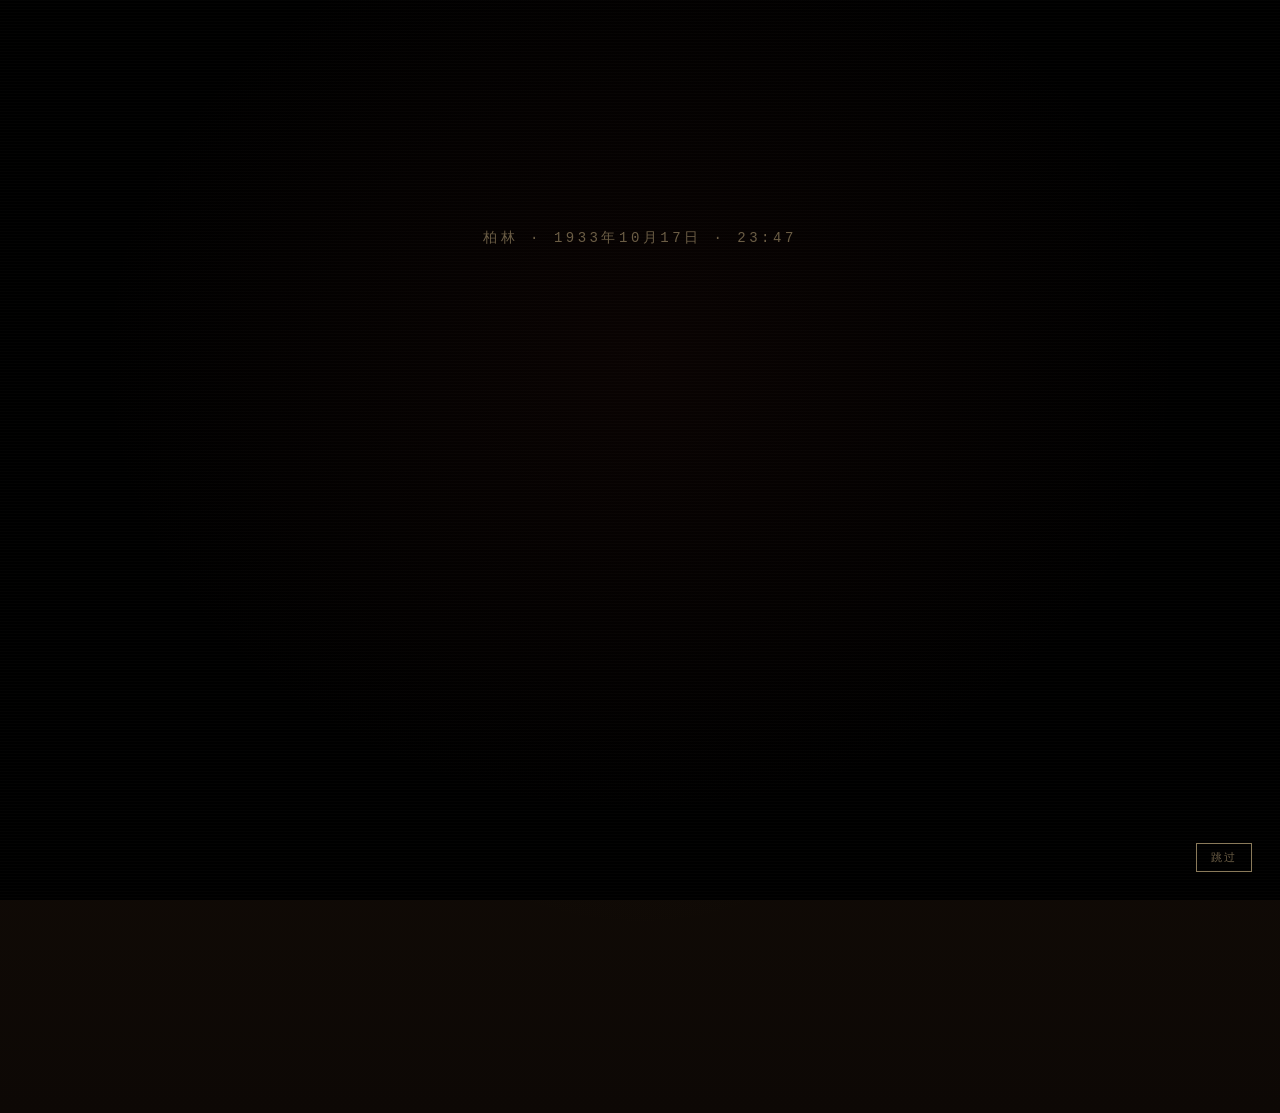
<file: artifacts/web_story_loop_demo/index.html>
<!doctype html>
<html lang="zh-CN">
<head>
  <meta charset="utf-8" />
  <meta name="viewport" content="width=device-width, initial-scale=1" />
  <title>历史异常值班台 · 1933</title>
  <link rel="stylesheet" href="./style.css" />
</head>
<body>
  <div class="grain"></div>

  <div id="openingCinematic" class="opening-cinematic" aria-hidden="false">
    <div class="opening-stage">
      <div class="opening-date" id="openingDate">柏林 · 1933年10月17日 · 23:47</div>
      <div class="opening-anomaly" id="openingAnomaly">异常已检出 — 历史档案 #B-XX-1933-0417</div>
      <div class="opening-telegram" id="openingTelegram">
        <span class="telegram-line">ALBERT EINSTEIN</span>
        <span class="telegram-line">STATUS: NOT DEPARTED</span>
        <span class="telegram-line">LAST SEEN: BERLIN</span>
        <span class="telegram-line">BASELINE: SHOULD HAVE LEFT 1933-09</span>
      </div>
      <div class="opening-hook" id="openingHook">他本该已离开。他没有。他还不知道，自己的名字已出现在某份名单上。</div>
      <div class="opening-mini-drift" id="openingMiniDrift"></div>
    </div>
    <button class="opening-skip" id="openingSkip" type="button">跳过</button>
  </div>

  <main class="desk">

    <section id="archiveCabinet" class="archive-cabinet">

      <button id="archiveToggle" type="button" class="archive-toggle" aria-expanded="false">
        <span class="archive-icon">📁</span>
        <span class="archive-label">档案柜</span>
        <span class="archive-count">11</span>
      </button>

      <div id="artifactPanel" class="archive-panel" hidden>
        <header class="archive-header">
          <span class="desk-stamp">ARCHIV CABINET</span>
          <h2>值班台档案索引</h2>
          <p class="archive-sub">柏林物理学会 · 1933 年相关档案</p>
        </header>

        <details class="archive-folder" open>
          <summary>📁 关键人物</summary>
          <ul class="archive-files">
            <li><button type="button" class="archive-file" data-archive="einstein-1921">
              <span class="file-icon">📷</span><span class="file-name">爱因斯坦 1921 年肖像</span></button></li>
            <li><button type="button" class="archive-file" data-archive="planck-1910">
              <span class="file-icon">📷</span><span class="file-name">普朗克 c.1910 肖像</span></button></li>
            <li><button type="button" class="archive-file" data-archive="solvay-1911">
              <span class="file-icon">📷</span><span class="file-name">1911 年索尔维会议合影</span></button></li>
          </ul>
        </details>

        <details class="archive-folder">
          <summary>📁 学术机构</summary>
          <ul class="archive-files">
            <li><button type="button" class="archive-file" data-archive="dpg-charter">
              <span class="file-icon">📜</span><span class="file-name">柏林物理学会章程 1933</span></button></li>
            <li><button type="button" class="archive-file" data-archive="kaiser-wilhelm">
              <span class="file-icon">📜</span><span class="file-name">威廉皇帝物理研究所 1933</span></button></li>
            <li><button type="button" class="archive-file" data-archive="ptr-record">
              <span class="file-icon">📜</span><span class="file-name">帝国物理技术局 1933</span></button></li>
          </ul>
        </details>

        <details class="archive-folder">
          <summary>📁 时事报纸</summary>
          <ul class="archive-files">
            <li><button type="button" class="archive-file" data-archive="newspaper-april1">
              <span class="file-icon">📰</span><span class="file-name">《新柏林日报》1933.04.01 头版</span></button></li>
            <li><button type="button" class="archive-file" data-archive="newspaper-reichstag">
              <span class="file-icon">📰</span><span class="file-name">《Vossische Zeitung》1933.03 国会纵火案</span></button></li>
          </ul>
        </details>

        <details class="archive-folder">
          <summary>📁 内部文件</summary>
          <ul class="archive-files">
            <li><button type="button" class="archive-file" data-archive="ops-manual">
              <span class="file-icon">📋</span><span class="file-name">值班台操作手册</span></button></li>
            <li><button type="button" class="archive-file" data-archive="intel-template">
              <span class="file-icon">📋</span><span class="file-name">情报分析模板</span></button></li>
            <li><button type="button" class="archive-file" data-archive="audit-log">
              <span class="file-icon">📋</span><span class="file-name">审计记录样例</span></button></li>
          </ul>
        </details>

        <footer class="archive-footer">
          <span>资料来源：Wikimedia Commons / CC-BY-SA · Public Domain</span>
        </footer>
      </div>
    </section>

    <header class="desk-header">
      <div class="desk-brand">
        <span class="desk-stamp">INTELLIGENCE DESK</span>
        <h1>历史异常值班台</h1>
        <p class="desk-sub">柏林 · 1933 年 10 月 · 爱因斯坦未离开德国</p>
      </div>
      <div class="desk-status">
        <span id="turnStageBadge" class="stage-badge" data-severity="idle">待命</span>
        <span class="turn-counter">回合 <em id="turnCounter">0</em></span>
      </div>
    </header>

    <div id="worldlineDrift" class="worldline-drift" hidden>
      <div class="drift-label">WORLDLINE DRIFT</div>
      <div class="drift-bar">
        <div class="drift-track"></div>
        <div class="drift-cursor" id="driftCursor"></div>
        <div class="drift-scale">
          <span>0σ</span>
          <span>+1σ</span>
          <span>+2σ</span>
          <span>+3σ</span>
          <span>+5σ</span>
        </div>
      </div>
      <div class="drift-current" id="driftCurrent">累计偏移 0.0σ</div>
    </div>

    <section id="stageTrack" class="stage-track">
      <div class="stage-step" data-stage="briefing">
        <span class="step-num">01</span>
        <span class="step-name">情报卡</span>
      </div>
      <div class="stage-line"></div>
      <div class="stage-step" data-stage="situation">
        <span class="step-num">02</span>
        <span class="step-name">态势分析</span>
      </div>
      <div class="stage-line"></div>
      <div class="stage-step" data-stage="aftermath">
        <span class="step-num">03</span>
        <span class="step-name">推演报告</span>
      </div>
    </section>

    <section id="briefingSection" class="card intel-card" hidden></section>
    <section id="situationSection" class="card situation-room" hidden></section>
    <section id="aftermathSection" class="card aftermath" hidden></section>

    <section id="auditPanel" class="card audit-panel" hidden>
      <h3>审计频道</h3>
      <div id="auditContent">暂无审计事件</div>
    </section>

    <section id="progressPanel" class="card progress-panel" hidden>
      <h3>生成进度</h3>
      <div id="progressStatus">待命</div>
      <div id="progressEvents"></div>
      <div id="technicalEvents"></div>
    </section>

    <section id="turnEmptyState" class="empty-state">
      <div class="empty-stamp">CLASSIFIED</div>
      <h2>一条异常已经进入值班队列</h2>
      <p>1933 年 10 月，爱因斯坦未离开德国。<br/>真实历史里他本该避开纳粹德国——但这条世界线里，最后的目击记录仍停在柏林。</p>
      <p class="empty-hint">你的任务是判断：这条裂缝往哪里生长。</p>
      <button id="startTurnBtn" type="button" class="primary-btn">启动值班</button>
    </section>

    <footer class="desk-footer">
      <span>HISTORICAL RUNTIME v0.4</span>
      <span id="footerStatus">系统就绪</span>
    </footer>
  </main>

  <dialog id="archiveModal" class="archive-modal">
    <div class="modal-header">
      <span class="modal-classification">CLASSIFIED</span>
      <button type="button" class="modal-close" data-close="archiveModal">×</button>
    </div>
    <div class="modal-body">
      <h2 id="modalTitle">档案标题</h2>
      <div id="modalMeta" class="modal-meta"></div>
      <div id="modalImage" class="modal-image"></div>
      <div id="modalDescription" class="modal-description"></div>
    </div>
    <footer class="modal-footer">
      <span id="modalProvenance">来源</span>
      <button type="button" class="modal-close-btn" data-close="archiveModal">关闭</button>
    </footer>
  </dialog>

  <script src="./turn_cycle.js"></script>
</body>
</html>
</file>
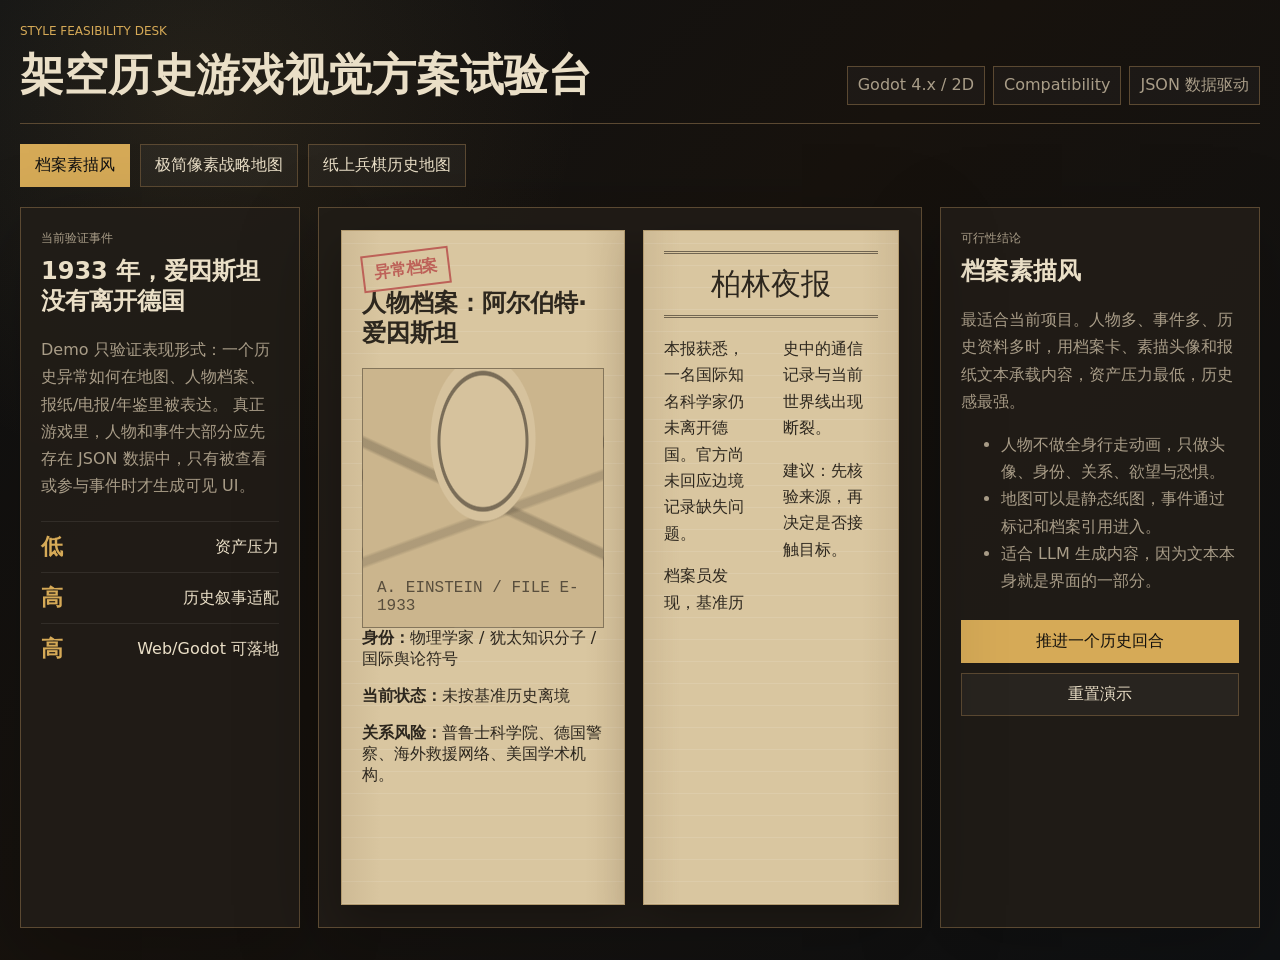
<file: artifacts/_archive/prototypes/style_feasibility_demo/index.html>
<!doctype html>
<html lang="zh-CN">
  <head>
    <meta charset="utf-8" />
    <meta name="viewport" content="width=device-width, initial-scale=1" />
    <title>架空历史游戏风格可行性 Demo</title>
    <link rel="stylesheet" href="./style.css" />
  </head>
  <body>
    <main class="app-shell">
      <header class="topbar">
        <div>
          <p class="eyebrow">Style Feasibility Desk</p>
          <h1>架空历史游戏视觉方案试验台</h1>
        </div>
        <div class="status-strip">
          <span>Godot 4.x / 2D</span>
          <span>Compatibility</span>
          <span>JSON 数据驱动</span>
        </div>
      </header>

      <section class="switcher" aria-label="方案切换">
        <button class="tab is-active" data-style="archive">档案素描风</button>
        <button class="tab" data-style="pixel">极简像素战略地图</button>
        <button class="tab" data-style="wargame">纸上兵棋历史地图</button>
      </section>

      <section class="workspace" data-active-style="archive">
        <aside class="briefing">
          <p class="eyebrow">当前验证事件</p>
          <h2>1933 年，爱因斯坦没有离开德国</h2>
          <p>
            Demo 只验证表现形式：一个历史异常如何在地图、人物档案、报纸/电报/年鉴里被表达。
            真正游戏里，人物和事件大部分应先存在 JSON 数据中，只有被查看或参与事件时才生成可见 UI。
          </p>
          <div class="metric-grid">
            <div>
              <strong id="assetScore">低</strong>
              <span>资产压力</span>
            </div>
            <div>
              <strong id="contentFit">高</strong>
              <span>历史叙事适配</span>
            </div>
            <div>
              <strong id="webFit">高</strong>
              <span>Web/Godot 可落地</span>
            </div>
          </div>
        </aside>

        <section class="stage" id="stage" aria-live="polite"></section>

        <aside class="decision-panel">
          <p class="eyebrow">可行性结论</p>
          <h2 id="styleTitle">档案素描风</h2>
          <p id="styleSummary"></p>
          <ul id="styleBullets"></ul>
          <button class="primary-action" id="advanceBtn">推进一个历史回合</button>
          <button class="secondary-action" id="resetBtn">重置演示</button>
        </aside>
      </section>
    </main>

    <script src="./script.js"></script>
  </body>
</html>
</file>
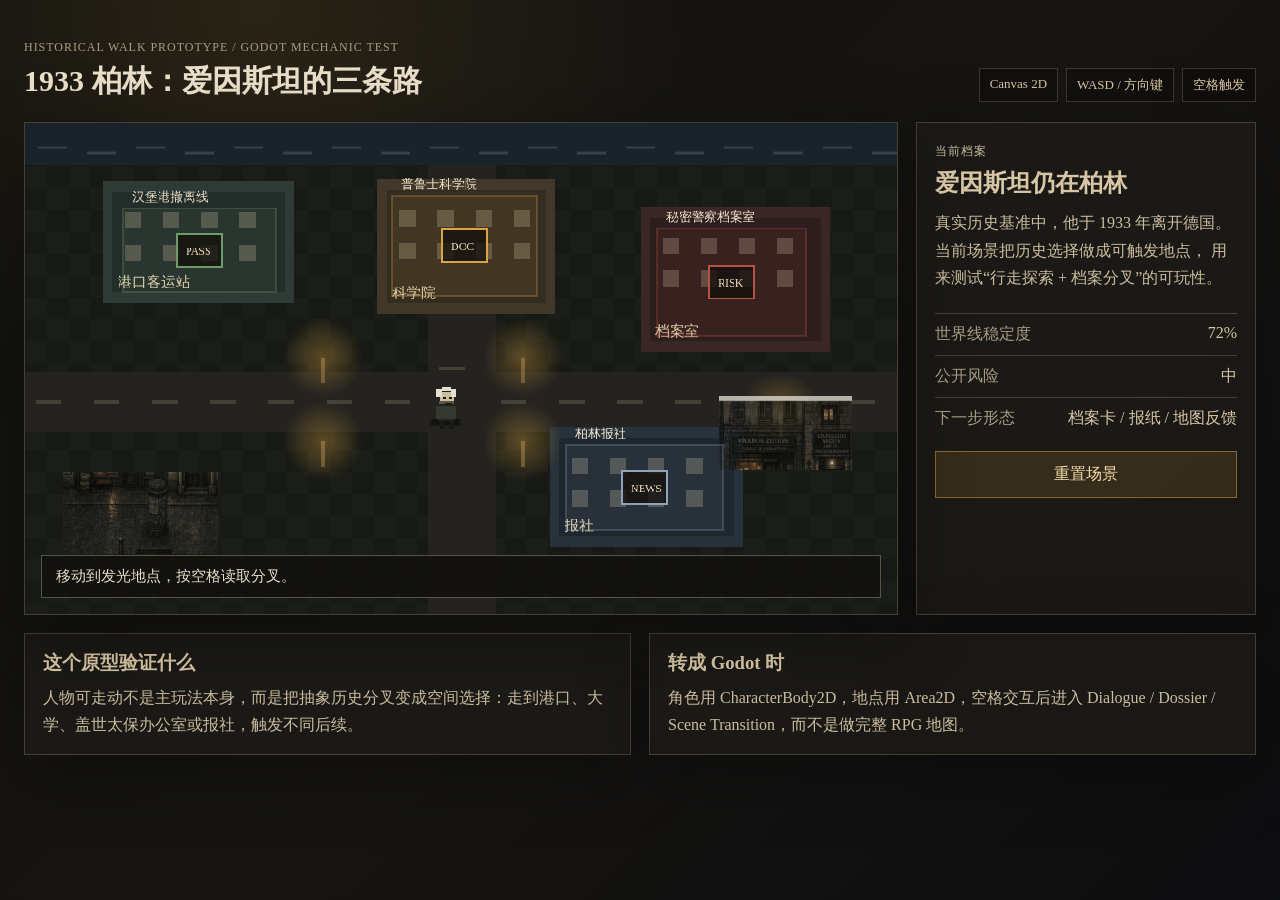
<file: artifacts/_archive/prototypes/walking_branch_demo/index.html>
<!doctype html>
<html lang="zh-CN">
  <head>
    <meta charset="UTF-8" />
    <meta name="viewport" content="width=device-width, initial-scale=1.0" />
    <title>行走式历史分叉原型</title>
    <link rel="icon" href="data:," />
    <link rel="stylesheet" href="./style.css" />
  </head>
  <body>
    <main class="app-shell">
      <header class="topbar">
        <div>
          <p class="eyebrow">Historical Walk Prototype / Godot mechanic test</p>
          <h1>1933 柏林：爱因斯坦的三条路</h1>
        </div>
        <div class="status-strip">
          <span>Canvas 2D</span>
          <span>WASD / 方向键</span>
          <span>空格触发</span>
        </div>
      </header>

      <section class="game-layout">
        <div class="play-panel">
          <canvas id="gameCanvas" width="960" height="540" aria-label="行走式历史分叉试玩画面"></canvas>
          <div class="hint-bar" id="hintBar">移动到发光地点，按空格读取分叉。</div>
        </div>

        <aside class="dossier" id="dossier">
          <p class="eyebrow">当前档案</p>
          <h2>爱因斯坦仍在柏林</h2>
          <p>
            真实历史基准中，他于 1933 年离开德国。当前场景把历史选择做成可触发地点，
            用来测试“行走探索 + 档案分叉”的可玩性。
          </p>
          <div class="facts">
            <div><strong>世界线稳定度</strong><span id="stability">72%</span></div>
            <div><strong>公开风险</strong><span id="risk">中</span></div>
            <div><strong>下一步形态</strong><span id="nextShape">档案卡 / 报纸 / 地图反馈</span></div>
          </div>
          <button id="resetButton" type="button">重置场景</button>
        </aside>
      </section>

      <section class="notes">
        <article>
          <h3>这个原型验证什么</h3>
          <p>人物可走动不是主玩法本身，而是把抽象历史分叉变成空间选择：走到港口、大学、盖世太保办公室或报社，触发不同后续。</p>
        </article>
        <article>
          <h3>转成 Godot 时</h3>
          <p>角色用 CharacterBody2D，地点用 Area2D，空格交互后进入 Dialogue / Dossier / Scene Transition，而不是做完整 RPG 地图。</p>
        </article>
      </section>
    </main>

    <script src="./script.js"></script>
  </body>
</html>
</file>
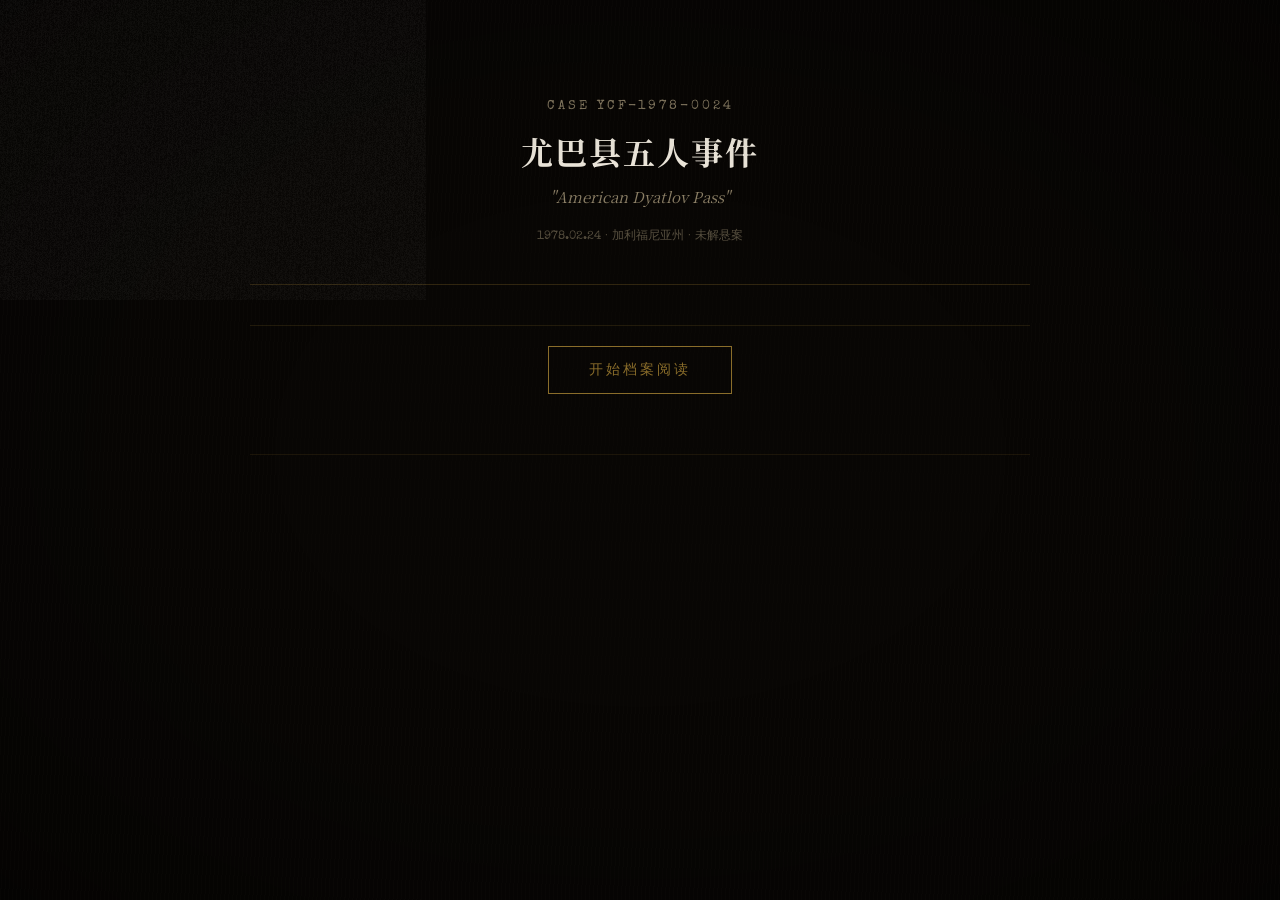
<file: artifacts/web_story_loop_demo/worlds/yuba-county-five/frontend/index.html>
<!DOCTYPE html>
<html lang="zh-CN">
<head>
<meta charset="utf-8">
<meta name="viewport" content="width=device-width, initial-scale=1">
<title>尤巴县五人 · 档案叙事引擎</title>
<style>
  @import url('https://fonts.googleapis.com/css2?family=Special+Elite&family=Noto+Serif+SC:wght@400;600;700&display=swap');

  :root {
    --pitch: #080604;
    --paper: #f2ece0;
    --paper-dark: #d9d0bc;
    --ink: #1a1612;
    --ink-light: #4a4035;
    --muted: #8a7e65;
    --red: #8a1a10;
    --red-bright: #c43020;
    --gold: #8a6d2a;
    --teal: #2a6d5a;
    --sigma-low: #4a7a3a;
    --sigma-mid: #8a6d2a;
    --sigma-high: #8a3a2a;
    --sigma-max: #6a1a3a;
  }

  * { box-sizing: border-box; margin: 0; padding: 0; }

  body {
    min-height: 100vh;
    background: var(--pitch);
    color: var(--ink);
    font-family: "Noto Serif SC", "Songti SC", Georgia, serif;
    overflow-x: hidden;
    -webkit-font-smoothing: antialiased;
  }

  /* ═══ 胶片覆盖层 ═══ */
  .overlay {
    position: fixed;
    inset: 0;
    pointer-events: none;
    z-index: 1000;
  }

  .vignette {
    background: radial-gradient(ellipse at center,
      transparent 40%,
      rgba(0,0,0,0.15) 65%,
      rgba(0,0,0,0.4) 100%
    );
    z-index: 1001;
  }

  .scratches {
    opacity: 0.03;
    background: repeating-linear-gradient(93deg,
      transparent 0, transparent 3px,
      rgba(180,170,140,0.5) 3px, rgba(180,170,140,0.5) 4px
    );
    z-index: 1002;
  }

  #grainCanvas {
    position: fixed;
    inset: 0;
    opacity: 0.04;
    mix-blend-mode: screen;
    z-index: 1003;
    pointer-events: none;
  }

  /* ═══ 白色闪白效果 ═══ */
  .white-flash {
    position: fixed;
    inset: 0;
    background: white;
    opacity: 0;
    z-index: 9999;
    pointer-events: none;
    transition: opacity 0.08s ease-in;
  }
  .white-flash.active {
    opacity: 1;
    transition: opacity 0.01s;
  }
  .white-flash.fade {
    opacity: 0;
    transition: opacity 0.6s ease-out;
  }

  /* ═══ RGB Shift SVG 滤镜 ═══ */
  .rgb-shift-svg {
    position: fixed;
    width: 0;
    height: 0;
  }

  /* ═══ 布局 ═══ */
  .film-reel {
    max-width: 820px;
    margin: 0 auto;
    padding: 40px 20px 80px;
    position: relative;
  }

  /* ═══ 标题区 ═══ */
  .title-block {
    text-align: center;
    padding: 60px 0 40px;
    border-bottom: 1px solid rgba(138, 109, 42, 0.3);
    margin-bottom: 40px;
  }

  .title-block .case-number {
    font-family: "Special Elite", monospace;
    font-size: 13px;
    color: var(--muted);
    letter-spacing: 3px;
    text-transform: uppercase;
    margin-bottom: 16px;
  }

  .title-block h1 {
    font-size: 32px;
    font-weight: 700;
    color: var(--paper);
    line-height: 1.4;
    margin-bottom: 12px;
    letter-spacing: 2px;
  }

  .title-block .subtitle {
    font-size: 15px;
    color: var(--muted);
    font-style: italic;
  }

  .title-block .meta {
    margin-top: 20px;
    font-size: 12px;
    color: rgba(138, 126, 101, 0.6);
    font-family: "Special Elite", monospace;
  }

  /* ═══ 档案帧 ═══ */
  .frame {
    background: var(--paper);
    border-radius: 2px;
    padding: 0;
    margin-bottom: 32px;
    box-shadow:
      0 1px 3px rgba(0,0,0,0.3),
      0 8px 24px rgba(0,0,0,0.2);
    position: relative;
    overflow: hidden;
  }

  .frame::before {
    content: "";
    position: absolute;
    top: 0;
    left: 0;
    right: 0;
    height: 4px;
    background: linear-gradient(90deg, var(--red), var(--gold), var(--red));
    opacity: 0.6;
  }

  .frame-header {
    padding: 20px 28px 12px;
    border-bottom: 1px solid var(--paper-dark);
    display: flex;
    justify-content: space-between;
    align-items: flex-start;
    gap: 16px;
  }

  .frame-id {
    font-family: "Special Elite", monospace;
    font-size: 12px;
    color: var(--muted);
    letter-spacing: 2px;
  }

  .frame-date {
    font-family: "Special Elite", monospace;
    font-size: 11px;
    color: rgba(138, 126, 101, 0.7);
    text-align: right;
    flex-shrink: 0;
  }

  .frame-visual {
    height: 200px;
    background: #0c0a07;
    position: relative;
    overflow: hidden;
    display: flex;
    align-items: center;
    justify-content: center;
  }

  .frame-visual canvas {
    width: 100%;
    height: 100%;
  }

  .frame-visual-placeholder {
    color: rgba(138, 126, 101, 0.4);
    font-size: 12px;
    font-family: "Special Elite", monospace;
    text-align: center;
    padding: 20px;
  }

  .frame-body {
    padding: 24px 28px;
  }

  .frame-narrative {
    font-size: 15px;
    line-height: 2;
    color: var(--ink);
    margin-bottom: 20px;
    white-space: pre-wrap;
  }

  .frame-evidence-list {
    list-style: none;
    padding: 0;
    margin-bottom: 20px;
  }

  .frame-evidence-list li {
    font-size: 13px;
    color: var(--ink-light);
    padding: 6px 0;
    border-bottom: 1px dotted rgba(138, 126, 101, 0.2);
    display: flex;
    gap: 8px;
    align-items: baseline;
  }

  .frame-evidence-list li::before {
    content: "▶";
    color: var(--gold);
    font-size: 10px;
    flex-shrink: 0;
  }

  /* ═══ Sigma 仪表 ═══ */
  .sigma-meter {
    display: flex;
    align-items: center;
    gap: 12px;
    padding: 14px 20px;
    background: rgba(0,0,0,0.03);
    border-radius: 3px;
    margin-top: 16px;
  }

  .sigma-label {
    font-family: "Special Elite", monospace;
    font-size: 11px;
    color: var(--muted);
    letter-spacing: 1px;
    white-space: nowrap;
  }

  .sigma-bar {
    flex: 1;
    height: 6px;
    background: var(--paper-dark);
    border-radius: 3px;
    overflow: hidden;
    position: relative;
  }

  .sigma-fill {
    height: 100%;
    border-radius: 3px;
    transition: width 0.8s ease, background 0.8s ease;
    position: relative;
  }

  .sigma-fill::after {
    content: "";
    position: absolute;
    right: 0;
    top: -2px;
    bottom: -2px;
    width: 2px;
    background: white;
    opacity: 0.6;
    box-shadow: 0 0 4px white;
  }

  .sigma-value {
    font-family: "Special Elite", monospace;
    font-size: 16px;
    font-weight: bold;
    min-width: 48px;
    text-align: right;
  }

  /* ═══ 决策选项 ═══ */
  .decision-point {
    margin-top: 24px;
    padding-top: 20px;
    border-top: 1px solid var(--paper-dark);
  }

  .decision-label {
    font-family: "Special Elite", monospace;
    font-size: 11px;
    color: var(--muted);
    letter-spacing: 2px;
    text-transform: uppercase;
    margin-bottom: 12px;
  }

  .decision-option {
    display: block;
    width: 100%;
    padding: 14px 18px;
    margin-bottom: 8px;
    background: transparent;
    border: 1px solid rgba(138, 126, 101, 0.3);
    color: var(--ink);
    font-family: "Noto Serif SC", Georgia, serif;
    font-size: 14px;
    text-align: left;
    cursor: pointer;
    transition: all 0.2s;
    border-radius: 2px;
    line-height: 1.6;
  }

  .decision-option:hover {
    border-color: var(--gold);
    background: rgba(138, 109, 42, 0.06);
  }

  .decision-option .sigma-hint {
    display: inline-block;
    font-family: "Special Elite", monospace;
    font-size: 10px;
    color: var(--muted);
    margin-left: 8px;
    opacity: 0.6;
  }

  /* ═══ 目击者证词 ═══ */
  .witness-testimony {
    margin-top: 20px;
    padding: 18px 20px;
    background: rgba(42, 109, 90, 0.06);
    border-left: 3px solid var(--teal);
    border-radius: 0 3px 3px 0;
  }

  .witness-label {
    font-family: "Special Elite", monospace;
    font-size: 10px;
    color: var(--teal);
    letter-spacing: 1px;
    text-transform: uppercase;
    margin-bottom: 8px;
  }

  .witness-text {
    font-size: 14px;
    line-height: 1.9;
    color: var(--ink-light);
    font-style: italic;
  }

  .witness-reliability {
    font-size: 11px;
    color: var(--muted);
    margin-top: 8px;
    font-family: "Special Elite", monospace;
  }

  /* ═══ 叙事控制 ═══ */
  .controls {
    text-align: center;
    padding: 20px 0;
    margin-top: 40px;
    border-top: 1px solid rgba(138, 109, 42, 0.2);
  }

  .start-btn {
    display: inline-block;
    padding: 14px 40px;
    background: transparent;
    border: 1px solid var(--gold);
    color: var(--gold);
    font-family: "Special Elite", monospace;
    font-size: 14px;
    letter-spacing: 3px;
    text-transform: uppercase;
    cursor: pointer;
    transition: all 0.3s;
  }

  .start-btn:hover {
    background: var(--gold);
    color: var(--pitch);
  }

  /* ═══ 底部胶片孔 ═══ */
  .film-footer {
    margin-top: 40px;
    padding: 20px 0;
    border-top: 1px solid rgba(138, 109, 42, 0.15);
    display: flex;
    justify-content: center;
    gap: 8px;
  }

  .sprocket {
    width: 14px;
    height: 10px;
    border-radius: 2px;
    background: var(--paper);
    opacity: 0.15;
  }

  .sprocket.active {
    opacity: 0.5;
    background: var(--gold);
  }

  /* ═══ Sigma 状态指示 ═══ */
  .sigma-state {
    font-family: "Special Elite", monospace;
    font-size: 11px;
    letter-spacing: 1px;
    padding: 6px 12px;
    border-radius: 2px;
    display: inline-block;
  }

  .sigma-state.low { color: var(--sigma-low); }
  .sigma-state.mid { color: var(--sigma-mid); }
  .sigma-state.high { color: var(--sigma-high); }
  .sigma-state.max { color: var(--sigma-max); }

  /* ═══ 过渡动画 ═══ */
  .frame.entering {
    animation: frameEnter 0.8s ease-out;
  }

  @keyframes frameEnter {
    from {
      opacity: 0;
      transform: translateY(20px);
      filter: brightness(2) blur(2px);
    }
    to {
      opacity: 1;
      transform: translateY(0);
      filter: brightness(1) blur(0);
    }
  }

  .frame.rgb-shift {
    animation: rgbShift 0.3s ease-out;
  }

  @keyframes rgbShift {
    0% { filter: none; }
    25% { filter: url(#rgbShift); }
    100% { filter: none; }
  }

  /* ═══ 叙事弧线图 ═══ */
  .sigma-graph {
    margin-top: 32px;
    padding: 20px 28px;
    background: rgba(0,0,0,0.03);
    border-radius: 2px;
  }

  .sigma-graph-title {
    font-family: "Special Elite", monospace;
    font-size: 11px;
    color: var(--muted);
    letter-spacing: 2px;
    text-transform: uppercase;
    margin-bottom: 16px;
  }

  .sigma-graph svg {
    width: 100%;
    height: 80px;
  }

  /* ═══ 响应式 ═══ */
  @media (max-width: 640px) {
    .film-reel { padding: 20px 12px 60px; }
    .title-block h1 { font-size: 24px; }
    .frame-header { padding: 16px 18px 10px; }
    .frame-body { padding: 18px; }
    .frame-visual { height: 140px; }
    .sigma-meter { flex-wrap: wrap; }
  }
</style>
</head>
<body>

<!-- RGB Shift SVG Filter -->
<svg class="rgb-shift-svg">
  <defs>
    <filter id="rgbShift">
      <feOffset in="SourceGraphic" dx="2" dy="0" result="red"/>
      <feOffset in="SourceGraphic" dx="-2" dy="0" result="blue"/>
      <feColorMatrix in="red" type="matrix"
        values="1 0 0 0 0  0 0 0 0 0  0 0 0 0 0  0 0 0 1 0" result="redOnly"/>
      <feColorMatrix in="blue" type="matrix"
        values="0 0 0 0 0  0 0 0 0 0  0 0 1 0 0  0 0 0 1 0" result="blueOnly"/>
      <feBlend in="redOnly" in2="blueOnly" mode="screen" result="shifted"/>
      <feBlend in="shifted" in2="SourceGraphic" mode="multiply"/>
    </filter>
  </defs>
</svg>

<!-- White flash overlay -->
<div class="white-flash" id="whiteFlash"></div>

<!-- Film grain canvas -->
<canvas id="grainCanvas"></canvas>

<!-- Overlay layers -->
<div class="overlay vignette"></div>
<div class="overlay scratches"></div>

<!-- Main content -->
<div class="film-reel" id="filmReel">

  <!-- Title -->
  <div class="title-block">
    <div class="case-number">CASE YCF-1978-0024</div>
    <h1>尤巴县五人事件</h1>
    <div class="subtitle">"American Dyatlov Pass"</div>
    <div class="meta">1978.02.24 · 加利福尼亚州 · 未解悬案</div>
  </div>

  <!-- Narrative frames will be rendered here -->
  <div id="frameContainer"></div>

  <!-- Controls -->
  <div class="controls" id="controls">
    <button class="start-btn" id="startBtn" onclick="startNarrative()">
      开始档案阅读
    </button>
  </div>

  <!-- Film footer with sprocket holes -->
  <div class="film-footer" id="filmFooter"></div>

  <!-- Sigma arc graph -->
  <div class="sigma-graph" id="sigmaGraph" style="display:none;">
    <div class="sigma-graph-title">Sigma 叙事偏移曲线</div>
    <svg id="sigmaGraphSvg" viewBox="0 0 720 80" preserveAspectRatio="none"></svg>
  </div>

</div>

<script>
// ═══ 胶片颗粒动画 ═══
const grainCanvas = document.getElementById('grainCanvas');
const grainCtx = grainCanvas.getContext('2d');
let grainFrame = 0;

function initGrain() {
  grainCanvas.width = window.innerWidth / 3;
  grainCanvas.height = window.innerHeight / 3;
  requestAnimationFrame(grainLoop);
}

function grainLoop() {
  if (++grainFrame % 2 !== 0) { requestAnimationFrame(grainLoop); return; }
  const { width, height } = grainCanvas;
  const imageData = grainCtx.createImageData(width, height);
  const data = imageData.data;
  for (let i = 0; i < data.length; i += 4) {
    const v = Math.random() * 255;
    data[i] = v;
    data[i + 1] = v;
    data[i + 2] = v;
    data[i + 3] = 255;
  }
  grainCtx.putImageData(imageData, 0, 0);
  requestAnimationFrame(grainLoop);
}

// ═══ 白色闪白 ═══
function triggerWhiteFlash(duration = 300) {
  const flash = document.getElementById('whiteFlash');
  flash.classList.add('active');
  setTimeout(() => {
    flash.classList.remove('active');
    flash.classList.add('fade');
    setTimeout(() => flash.classList.remove('fade'), 600);
  }, duration);
}

// ═══ 帧渲染 ═══
const sigmaHistory = [];
let currentFrameIndex = 0;
let totalSigma = 0.05; // Starting sigma

function getSigmaState(sigma) {
  if (sigma >= 1.5) return { class: 'max', label: '偏移过载', color: 'var(--sigma-max)' };
  if (sigma >= 1.0) return { class: 'high', label: '严重偏移', color: 'var(--sigma-high)' };
  if (sigma >= 0.5) return { class: 'mid', label: '中度偏移', color: 'var(--sigma-mid)' };
  return { class: 'low', label: '低偏移', color: 'var(--sigma-low)' };
}

function getSigmaColor(sigma) {
  if (sigma >= 1.5) return 'var(--sigma-max)';
  if (sigma >= 1.0) return 'var(--sigma-high)';
  if (sigma >= 0.5) return 'var(--sigma-mid)';
  return 'var(--sigma-low)';
}

function renderFrame(frame) {
  const container = document.getElementById('frameContainer');
  const el = document.createElement('div');
  el.className = 'frame entering';

  const sigmaState = getSigmaState(frame.sigma);
  const evidenceItems = (frame.evidenceRefs || []).map(id =>
    `<li>物证 ${id.toUpperCase()}</li>`
  ).join('');

  const visualHTML = frame.visualCue
    ? `<div class="frame-visual-placeholder">${frame.visualCue}</div>`
    : '';

  const witnessHTML = (frame.witnessTestimony || []).map(w => `
    <div class="witness-testimony">
      <div class="witness-label">目击者证词 · ${w.witnessId}</div>
      <div class="witness-text">"${w.text}"</div>
      <div class="witness-reliability">可靠性: ${Math.round(w.reliability * 100)}%</div>
    </div>
  `).join('');

  const decisionsHTML = (frame.decisions || []).map((d, i) => `
    <button class="decision-option" onclick="makeChoice('${frame.frameId}', ${i}, ${d.sigma})">
      ${d.text}<span class="sigma-hint">sigma +${d.sigma.toFixed(2)}</span>
    </button>
  `).join('');

  el.innerHTML = `
    <div class="frame-header">
      <div class="frame-id">FRAME ${frame.frameId}</div>
      <div class="frame-date">${frame.date || ''}<br>${frame.location || ''}</div>
    </div>
    <div class="frame-visual">${visualHTML}</div>
    <div class="frame-body">
      <div class="frame-narrative">${frame.narrative}</div>

      ${evidenceItems ? `<ul class="frame-evidence-list">${evidenceItems}</ul>` : ''}

      ${witnessHTML}

      <div class="sigma-meter">
        <span class="sigma-label">SIGMA</span>
        <div class="sigma-bar">
          <div class="sigma-fill" style="width: ${Math.min(frame.sigma / 2.0 * 100, 100)}%; background: ${getSigmaColor(frame.sigma)}"></div>
        </div>
        <span class="sigma-value" style="color: ${getSigmaColor(frame.sigma)}">${frame.sigma.toFixed(2)}</span>
        <span class="sigma-state ${sigmaState.class}">${sigmaState.label}</span>
      </div>

      ${decisionsHTML ? `
        <div class="decision-point">
          <div class="decision-label">DECISION</div>
          ${decisionsHTML}
        </div>
      ` : ''}
    </div>
  `;

  container.appendChild(el);

  // Trigger transitions
  requestAnimationFrame(() => {
    el.classList.add('entering');
  });

  sigmaHistory.push({ frame: frame.frameId, sigma: frame.sigma });
  updateSigmaGraph();
  updateSprockets(currentFrameIndex);

  currentFrameIndex++;
}

function makeChoice(frameId, optionIndex, sigmaDelta) {
  totalSigma += sigmaDelta;

  // Trigger flash + RGB shift
  triggerWhiteFlash(200);

  const allFrames = document.querySelectorAll('.frame');
  const lastFrame = allFrames[allFrames.length - 1];
  if (lastFrame) {
    lastFrame.classList.add('rgb-shift');
    setTimeout(() => lastFrame.classList.remove('rgb-shift'), 300);
  }

  // Show consequence
  const consequence = document.createElement('div');
  consequence.className = 'frame entering';
  consequence.style.marginTop = '16px';
  consequence.innerHTML = `
    <div class="frame-header">
      <div class="frame-id">CONSEQUENCE</div>
    </div>
    <div class="frame-body">
      <p style="font-size:14px;color:var(--ink-light);line-height:1.9;">
        选择已被记录。Sigma 偏移 +${sigmaDelta.toFixed(2)}（当前总计: ${totalSigma.toFixed(2)}）。
        新的档案缝隙正在打开...
      </p>
    </div>
  `;
  document.getElementById('frameContainer').appendChild(consequence);

  // In a real implementation, this would:
  // 1. Record the choice in playerHistory
  // 2. Update caseState
  // 3. Trigger the next frame based on the choice
  // 4. Update sigma display
  console.log(`[LOOP] Choice recorded: frame=${frameId}, option=${optionIndex}, sigmaDelta=${sigmaDelta}, totalSigma=${totalSigma}`);
}

function updateSigmaGraph() {
  const graph = document.getElementById('sigmaGraph');
  graph.style.display = 'block';

  const svg = document.getElementById('sigmaGraphSvg');
  const width = 720;
  const height = 80;
  const padding = 10;

  if (sigmaHistory.length < 2) {
    svg.innerHTML = '';
    return;
  }

  const maxSigma = Math.max(...sigmaHistory.map(s => s.sigma), 2.0);
  const points = sigmaHistory.map((s, i) => {
    const x = padding + (i / (sigmaHistory.length - 1)) * (width - padding * 2);
    const y = height - padding - (s.sigma / maxSigma) * (height - padding * 2);
    return { x, y, sigma: s.sigma };
  });

  const pathD = points.map((p, i) =>
    `${i === 0 ? 'M' : 'L'} ${p.x} ${p.y}`
  ).join(' ');

  // Area fill
  const areaD = pathD +
    ` L ${points[points.length - 1].x} ${height} L ${points[0].x} ${height} Z`;

  // Dots
  const dots = points.map(p =>
    `<circle cx="${p.x}" cy="${p.y}" r="3" fill="${getSigmaColor(p.sigma)}" opacity="0.8"/>`
  ).join('');

  // Labels
  const labels = points.map(p =>
    `<text x="${p.x}" y="${p.y - 8}" text-anchor="middle"
       font-family="Special Elite, monospace" font-size="8"
       fill="rgba(138,126,101,0.5)">${p.sigma.toFixed(2)}</text>`
  ).join('');

  svg.innerHTML = `
    <defs>
      <linearGradient id="sigmaGrad" x1="0" y1="0" x2="0" y2="1">
        <stop offset="0%" stop-color="rgba(138,109,42,0.3)"/>
        <stop offset="100%" stop-color="rgba(138,109,42,0)"/>
      </linearGradient>
    </defs>
    <path d="${areaD}" fill="url(#sigmaGrad)"/>
    <path d="${pathD}" fill="none" stroke="rgba(138,109,42,0.6)" stroke-width="1.5"/>
    ${dots}
    ${labels}
  `;
}

function updateSprockets(currentIndex) {
  const footer = document.getElementById('filmFooter');
  const totalFrames = 24;
  footer.innerHTML = '';
  for (let i = 0; i < totalFrames; i++) {
    const sprocket = document.createElement('div');
    sprocket.className = 'sprocket' + (i <= currentIndex ? ' active' : '');
    footer.appendChild(sprocket);
  }
}

// ═══ 启动叙事 ═══
function startNarrative() {
  triggerWhiteFlash(400);

  setTimeout(() => {
    document.getElementById('controls').style.display = 'none';

    // Load frame data from world-config
    // In production, this would fetch from the loop engine
    const frames = window.__YCF_FRAMES__ || [];

    // Render initial frames
    frames.slice(0, 3).forEach((frame, i) => {
      setTimeout(() => renderFrame(frame), i * 600);
    });
  }, 500);
}

// ═══ 初始化 ═══
window.addEventListener('load', () => {
  initGrain();

  // Inject demo frame data (in production, loaded from loop engine)
  window.__YCF_FRAMES__ = [
    {
      frameId: "frame-101",
      act: "act1",
      date: "1978-02-24 · 18:30",
      location: "尤巴城 · 住宅门口",
      tone: "archive",
      sigma: 0.05,
      narrative: `【档案页 FRAME-101 · 1978-02-24 18:30】

地点: 加利福尼亚州尤巴城
车辆: 1969年墨丘利蒙特哥，注册车主 加里·马蒂亚斯
随行人员: 5

他们出发了。五个人，一辆车，一场球赛。没有人知道这是他们最后一次被完整地看到。

未记录内容:
- 谁提议去看篮球赛
- 谁负责开车
- 他们带了多少钱
- 他们是否通知了任何人`,
      evidenceRefs: ["ev1", "ev7"],
      visualCue: "夜晚的尤巴城住宅区，一辆车的头灯亮起，雪融化的水在路面上反光",
      decisions: [
        { text: "这是一场再普通不过的夜晚。五个朋友去看了一场球赛。", sigma: 0.05 },
        { text: "车窗的反光里，有一个不属于这五人的影子。", sigma: 0.40 },
        { text: "档案遗漏了出发前的一个电话记录。谁打来的？", sigma: 0.75 }
      ]
    },
    {
      frameId: "frame-102",
      act: "act1",
      date: "1978-02-24 · 21:30",
      location: "奇科 · 艾贝尔体育馆",
      tone: "archive",
      sigma: 0.15,
      narrative: `【档案页 FRAME-102 · 1978-02-24 21:30】

地点: 加州州立大学奇科分校
事件: 奇科州立大学 vs. 莫尔豪斯学院，篮球赛

球赛结束。五人在出口处停留的时间比其他人更长。有目击者声称看到他们在停车场"似乎在等人"。

未记录内容:
- 他们在停车场等了谁
- 他们是否有人打电话回家
- 是否有其他车辆在停车场停留`,
      evidenceRefs: ["ev7"],
      visualCue: "昏暗的体育馆出口，散场的人群，五个模糊的身影在停车场灯下停留",
      decisions: [
        { text: "他们在停车场等人 -- 等一个可能永远不会来的人。", sigma: 0.15 },
        { text: "停车场有第三辆车。它的司机从未被确认身份。", sigma: 0.55 },
        { text: "其中一人打了一个电话。通话记录从未被公开。", sigma: 0.85 }
      ]
    },
    {
      frameId: "frame-103",
      act: "act1",
      date: "1978-02-24 · 23:00",
      location: "加州99号公路 · 奇科出口",
      tone: "suspicious",
      sigma: 0.35,
      narrative: `【档案页 FRAME-103 · 1978-02-24 约23:00】

地点: 奇科以北约32公里处
事件: 车辆向南转弯，驶入一条封路的森林道路

尤巴城在南方。回家的路在南方。他们向南转弯了。

但那条路是封路的。封路通知在交通部门的记录中找不到。雪已经覆盖了路面。

未记录内容:
- 谁做出了转弯的决定
- 他们是否知道这条路是封路的
- 车内有酒精`,
      evidenceRefs: ["ev1", "ev7"],
      archiveGaps: ["ag1"],
      visualCue: "深夜公路，头灯划破黑暗，转向灯闪烁，仪表盘温度急剧下降",
      decisions: [
        { text: "他们在雪中迷路了。这是一个不幸的意外。", sigma: 0.05 },
        { text: "有人在车里指了方向 -- 但那个人是谁？", sigma: 0.65 },
        { text: "他们不是在迷路。他们在被引导。", sigma: 1.10 }
      ]
    }
  ];
});

window.addEventListener('resize', initGrain);
</script>

</body>
</html>
</file>
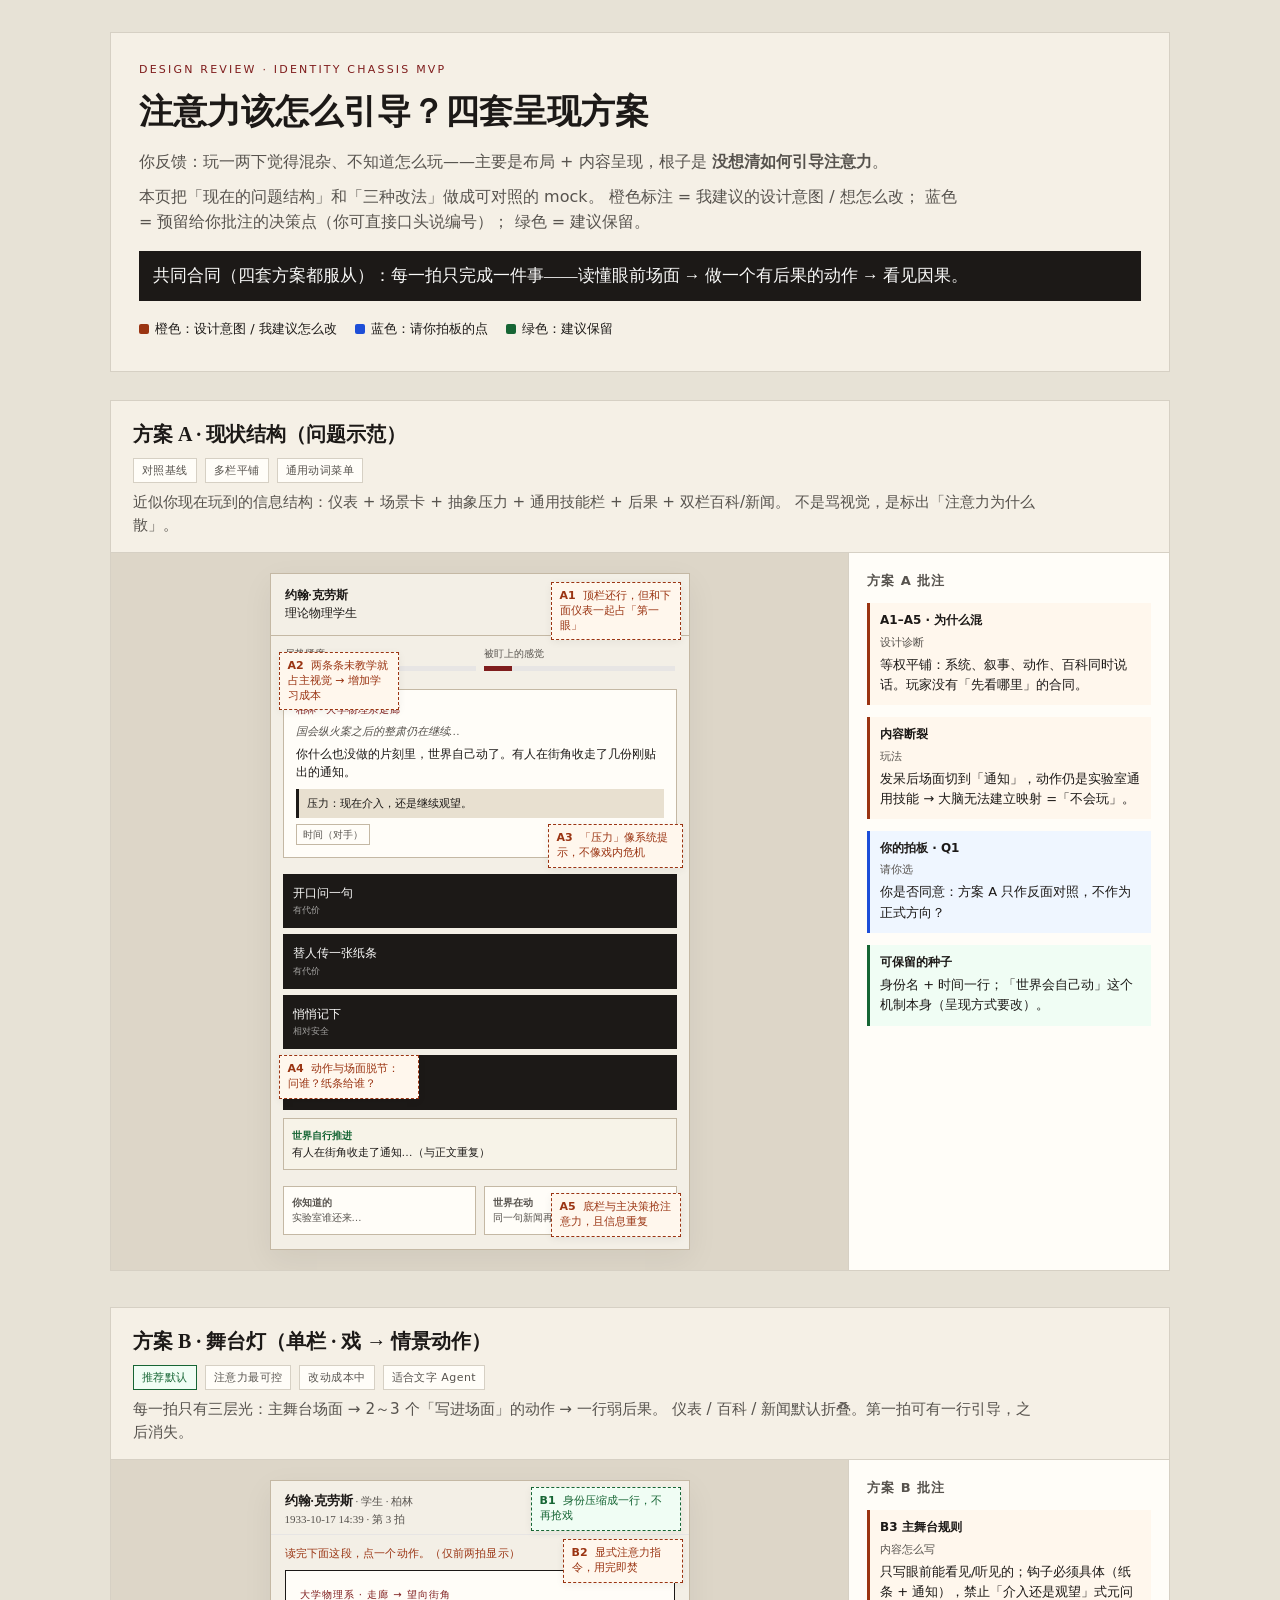
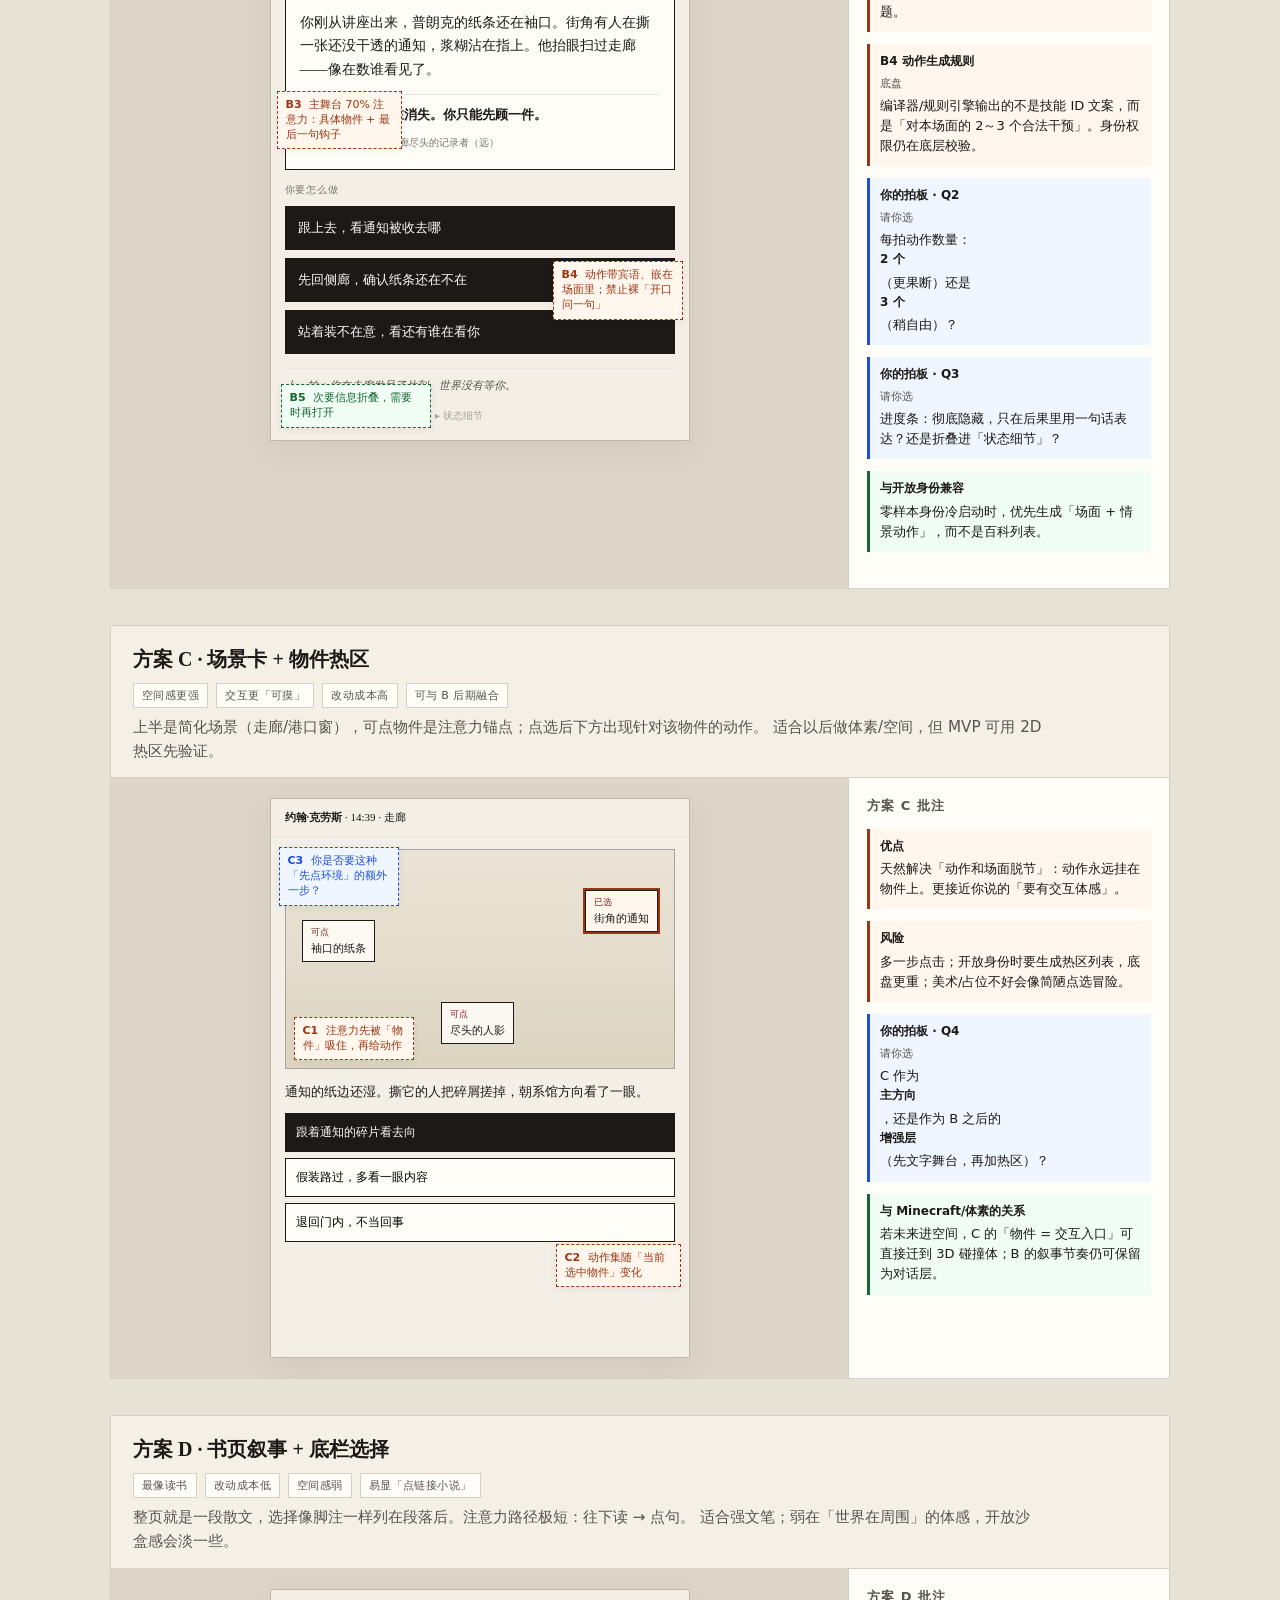
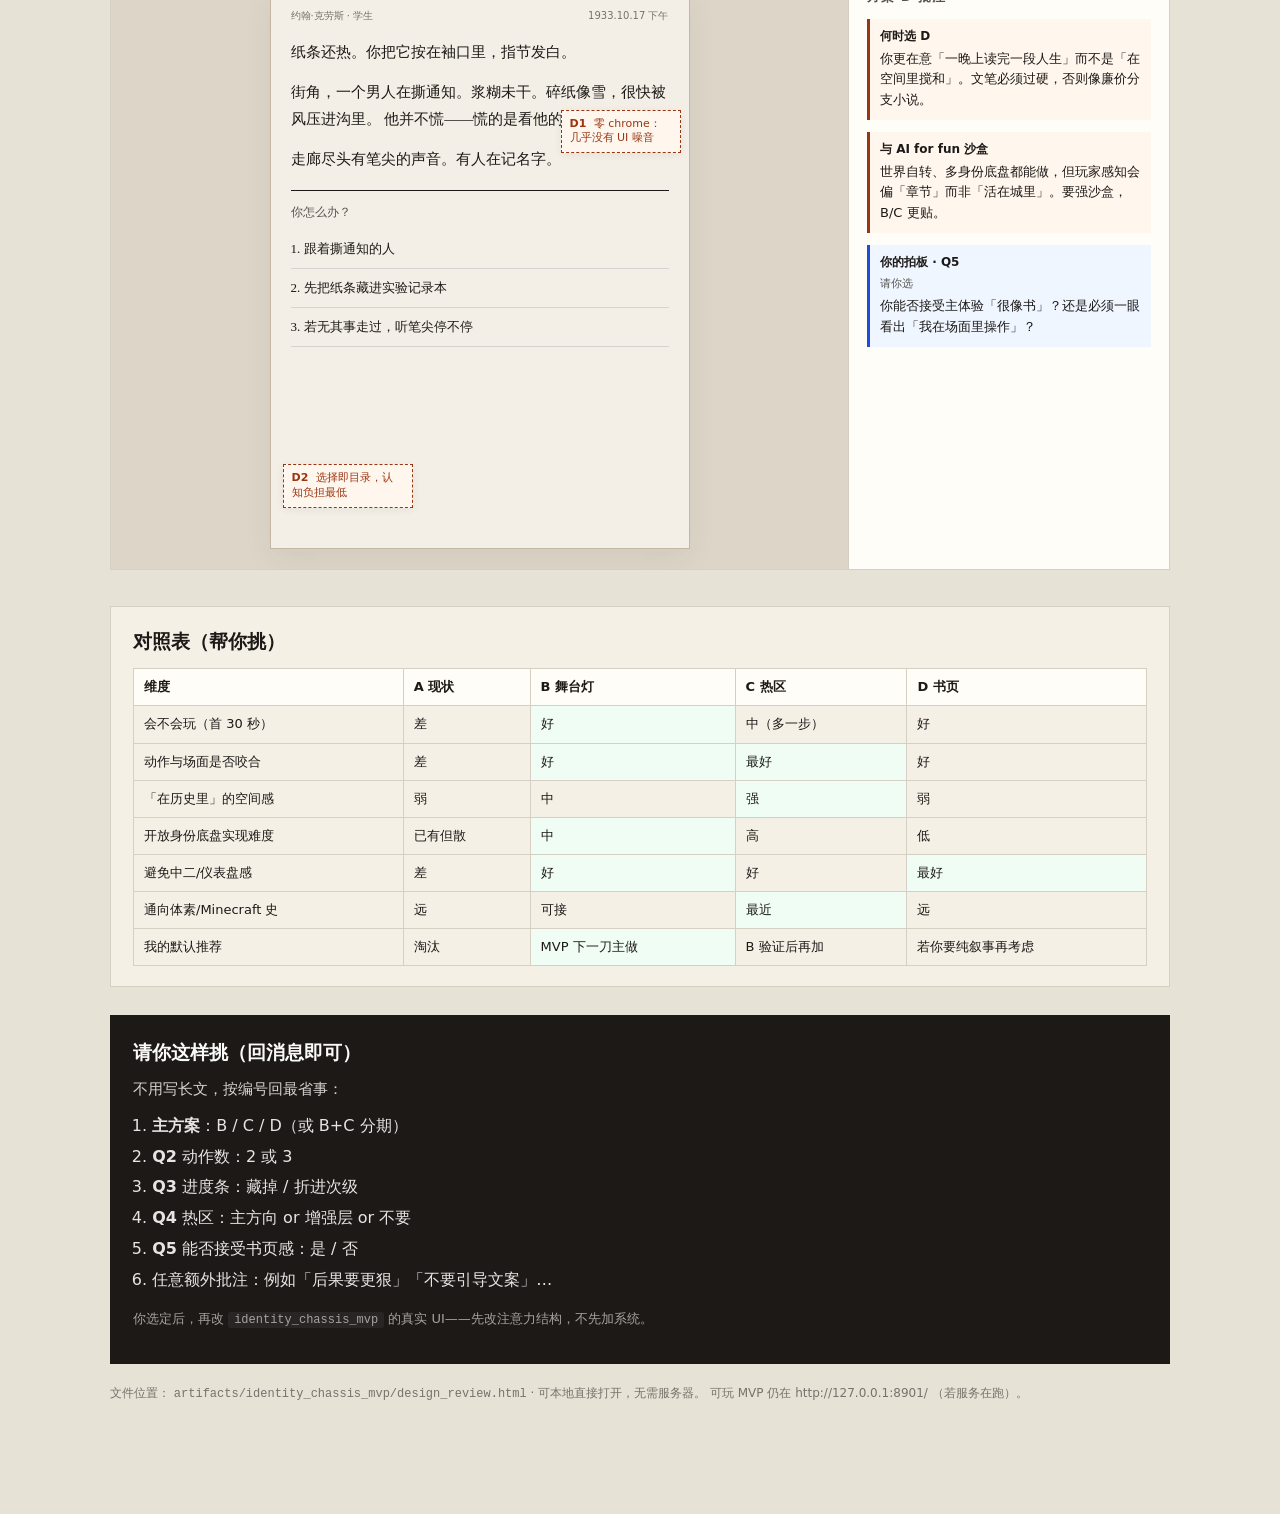
<file: artifacts/identity_chassis_mvp/design_review.html>
<!doctype html>
<html lang="zh-CN">
<head>
  <meta charset="utf-8" />
  <meta name="viewport" content="width=device-width, initial-scale=1" />
  <title>注意力引导 · 设计方案对照</title>
  <style>
    :root {
      --ink: #1c1917;
      --muted: #57534e;
      --paper: #f5f0e6;
      --line: #d6d0c4;
      --note: #9a3412;
      --note-bg: #fff7ed;
      --you: #1d4ed8;
      --you-bg: #eff6ff;
      --ok: #166534;
      --accent: #7f1d1d;
      --serif: "Iowan Old Style", "Palatino Linotype", Palatino, "Songti SC", serif;
      --sans: "Avenir Next", "PingFang SC", system-ui, sans-serif;
    }
    * { box-sizing: border-box; }
    body {
      margin: 0;
      background: #e7e2d6;
      color: var(--ink);
      font-family: var(--sans);
      line-height: 1.55;
    }
    .page {
      max-width: 1100px;
      margin: 0 auto;
      padding: 32px 20px 100px;
    }
    .hero {
      background: var(--paper);
      border: 1px solid var(--line);
      padding: 28px 28px 24px;
      margin-bottom: 28px;
    }
    .hero .tag {
      font-size: 11px;
      letter-spacing: 0.2em;
      text-transform: uppercase;
      color: var(--accent);
      margin: 0 0 8px;
    }
    .hero h1 {
      font-family: var(--serif);
      font-size: clamp(1.6rem, 3vw, 2.1rem);
      margin: 0 0 12px;
      font-weight: 600;
    }
    .hero p { margin: 0 0 10px; color: var(--muted); max-width: 52em; }
    .contract {
      margin-top: 16px;
      padding: 12px 14px;
      background: #1c1917;
      color: #fafaf9;
      font-family: var(--serif);
      font-size: 1.05rem;
    }
    .legend {
      display: flex;
      flex-wrap: wrap;
      gap: 10px 18px;
      margin: 18px 0 8px;
      font-size: 13px;
    }
    .legend span { display: inline-flex; align-items: center; gap: 6px; }
    .dot {
      width: 10px; height: 10px; border-radius: 2px; display: inline-block;
    }
    .dot.mine { background: var(--note); }
    .dot.yours { background: var(--you); }
    .dot.keep { background: var(--ok); }

    .scheme {
      background: var(--paper);
      border: 1px solid var(--line);
      margin-bottom: 36px;
      overflow: hidden;
    }
    .scheme-head {
      padding: 18px 22px 14px;
      border-bottom: 1px solid var(--line);
      display: grid;
      gap: 8px;
    }
    .scheme-head h2 {
      margin: 0;
      font-size: 1.25rem;
      font-family: var(--serif);
    }
    .scheme-meta {
      display: flex;
      flex-wrap: wrap;
      gap: 8px;
    }
    .pill {
      font-size: 11px;
      letter-spacing: 0.04em;
      border: 1px solid var(--line);
      padding: 3px 8px;
      color: var(--muted);
      background: #fffdf8;
    }
    .pill.rec {
      border-color: var(--ok);
      color: var(--ok);
      background: #f0fdf4;
    }
    .scheme-desc {
      margin: 0;
      color: var(--muted);
      font-size: 0.95rem;
      max-width: 60em;
    }

    .stage-wrap {
      display: grid;
      grid-template-columns: 1fr 320px;
      gap: 0;
      min-height: 520px;
    }
    @media (max-width: 900px) {
      .stage-wrap { grid-template-columns: 1fr; }
    }

    /* mock phone/desktop frame */
    .mock-frame {
      padding: 20px;
      background: #ddd6c8;
      border-right: 1px solid var(--line);
    }
    .mock {
      background: #f3efe6;
      border: 1px solid #c4b8a4;
      box-shadow: 0 10px 30px rgba(0,0,0,0.06);
      max-width: 420px;
      margin: 0 auto;
      position: relative;
      min-height: 560px;
      font-family: var(--serif);
      color: #1c1917;
    }

    /* annotation layer */
    .anno {
      position: absolute;
      z-index: 5;
      font-family: var(--sans);
      font-size: 11px;
      line-height: 1.35;
      max-width: 150px;
      padding: 6px 8px;
      border: 1px dashed currentColor;
      background: rgba(255,255,255,0.94);
      box-shadow: 0 2px 8px rgba(0,0,0,0.06);
      pointer-events: none;
    }
    .anno.mine { color: var(--note); background: var(--note-bg); }
    .anno.yours { color: var(--you); background: var(--you-bg); }
    .anno.keep { color: var(--ok); background: #f0fdf4; }
    .anno::before {
      content: attr(data-n);
      display: inline-block;
      font-weight: 700;
      margin-right: 4px;
    }
    .anno-line {
      position: absolute;
      z-index: 4;
      border-left: 1px dashed var(--note);
      pointer-events: none;
    }

    .notes-panel {
      padding: 18px 18px 24px;
      background: #fffdf8;
      overflow: auto;
    }
    .notes-panel h3 {
      margin: 0 0 12px;
      font-size: 13px;
      letter-spacing: 0.08em;
      text-transform: uppercase;
      color: var(--muted);
    }
    .note-item {
      border-left: 3px solid var(--note);
      padding: 8px 10px 10px;
      margin-bottom: 12px;
      background: var(--note-bg);
      font-size: 13px;
    }
    .note-item.yours {
      border-left-color: var(--you);
      background: var(--you-bg);
    }
    .note-item.keep {
      border-left-color: var(--ok);
      background: #f0fdf4;
    }
    .note-item strong {
      display: block;
      margin-bottom: 4px;
      font-size: 12px;
    }
    .note-item .role {
      font-size: 11px;
      color: var(--muted);
      margin-bottom: 4px;
    }

    /* —— Scheme A: current problems (as-is simplified) —— */
    .a-top {
      display: flex; justify-content: space-between;
      padding: 12px 14px; border-bottom: 1px solid #c4b8a4;
      font-size: 12px;
    }
    .a-meters {
      display: grid; grid-template-columns: 1fr 1fr; gap: 8px;
      padding: 10px 14px; font-size: 10px; color: #57534e;
    }
    .a-bar { height: 5px; background: #e7e5e4; margin-top: 4px; }
    .a-bar i { display: block; height: 100%; width: 25%; background: #7f1d1d; }
    .a-card {
      margin: 8px 12px; padding: 12px; background: #fffdf8;
      border: 1px solid #c4b8a4; font-size: 12px; line-height: 1.5;
    }
    .a-card .loc { color: #7f1d1d; font-size: 10px; letter-spacing: 0.06em; }
    .a-pressure {
      margin-top: 8px; padding: 6px 8px; background: #e8e0d0;
      border-left: 3px solid #1c1917; font-size: 11px;
    }
    .a-chip {
      display: inline-block; border: 1px solid #c4b8a4;
      padding: 2px 6px; font-size: 10px; margin-top: 6px; color: #57534e;
    }
    .a-actions { padding: 8px 12px; display: grid; gap: 6px; }
    .a-btn {
      background: #1c1917; color: #fafaf9; padding: 10px;
      font-size: 12px; font-family: var(--serif);
    }
    .a-btn small { display: block; opacity: 0.6; font-size: 9px; margin-top: 2px; }
    .a-cons {
      margin: 0 12px 8px; padding: 8px; background: #f7f3e8;
      border: 1px solid #c4b8a4; font-size: 11px;
    }
    .a-bottom {
      display: grid; grid-template-columns: 1fr 1fr; gap: 8px;
      padding: 8px 12px 14px; font-size: 10px; color: #57534e;
    }
    .a-bottom div {
      border: 1px solid #c4b8a4; padding: 8px; background: #fffdf8;
    }

    /* —— Scheme B: stage light (recommended) —— */
    .b-top {
      padding: 10px 14px 6px; font-size: 11px; color: #57534e;
      border-bottom: 1px solid #e7e5e4;
    }
    .b-top b { color: #1c1917; font-size: 13px; }
    .b-guide {
      margin: 10px 14px 0; font-size: 11px; color: #9a3412;
      font-family: var(--sans); letter-spacing: 0.02em;
    }
    .b-stage {
      margin: 8px 14px 12px; padding: 16px 14px 14px;
      background: #fffdf8; border: 1px solid #1c1917;
      min-height: 200px;
    }
    .b-stage .loc {
      font-family: var(--sans); font-size: 10px;
      letter-spacing: 0.1em; text-transform: uppercase;
      color: #7f1d1d; margin-bottom: 8px;
    }
    .b-stage .body {
      font-size: 14px; line-height: 1.7; margin: 0 0 12px;
    }
    .b-stage .hook {
      font-size: 13px; line-height: 1.55; margin: 0;
      padding-top: 10px; border-top: 1px solid #e7e5e4;
      font-weight: 600;
    }
    .b-who {
      font-family: var(--sans); font-size: 10px; color: #78716c;
      margin-top: 10px;
    }
    .b-act-label {
      padding: 0 14px; font-family: var(--sans); font-size: 10px;
      letter-spacing: 0.08em; text-transform: uppercase; color: #78716c;
    }
    .b-actions { padding: 8px 14px 14px; display: grid; gap: 8px; }
    .b-btn {
      text-align: left; border: 1px solid #1c1917;
      background: #1c1917; color: #fafaf9;
      padding: 12px 12px; font-family: var(--serif); font-size: 13px;
      line-height: 1.4;
    }
    .b-echo {
      margin: 0 14px 14px; font-size: 11px; color: #57534e;
      font-style: italic; border-top: 1px solid #e7e5e4; padding-top: 8px;
    }
    .b-fold {
      margin: 0 14px 16px; font-family: var(--sans); font-size: 10px;
      color: #a8a29e; display: flex; gap: 12px;
    }

    /* —— Scheme C: object hotspots —— */
    .c-top {
      padding: 10px 14px; font-size: 11px; border-bottom: 1px solid #e7e5e4;
    }
    .c-room {
      margin: 12px 14px; height: 220px; position: relative;
      background:
        linear-gradient(180deg, #ebe4d6 0%, #ddd4c2 100%);
      border: 1px solid #a8a29e;
    }
    .c-room .cap {
      position: absolute; left: 10px; top: 8px;
      font-size: 10px; color: #57534e; font-family: var(--sans);
    }
    .c-hot {
      position: absolute;
      border: 1.5px solid #1c1917;
      background: rgba(255,253,248,0.88);
      padding: 6px 8px; font-size: 11px; cursor: default;
      max-width: 110px; line-height: 1.3;
    }
    .c-hot em {
      display: block; font-style: normal; font-size: 9px;
      color: #7f1d1d; font-family: var(--sans); margin-bottom: 2px;
    }
    .c-hot.sel { outline: 2px solid #9a3412; background: #fff7ed; }
    .c-narr {
      margin: 0 14px 10px; font-size: 13px; line-height: 1.65;
    }
    .c-actions { padding: 0 14px 16px; display: grid; gap: 6px; }
    .c-btn {
      border: 1px solid #1c1917; background: #fffdf8;
      padding: 10px; font-size: 12px; font-family: var(--serif); text-align: left;
    }
    .c-btn.primary { background: #1c1917; color: #fafaf9; }

    /* —— Scheme D: book page —— */
    .d-page {
      padding: 18px 20px 20px;
    }
    .d-meta {
      font-family: var(--sans); font-size: 10px; color: #78716c;
      margin-bottom: 16px; display: flex; justify-content: space-between;
    }
    .d-body {
      font-size: 14.5px; line-height: 1.85; margin: 0 0 18px;
    }
    .d-body p { margin: 0 0 0.9em; }
    .d-choices {
      border-top: 1px solid #1c1917; padding-top: 12px;
    }
    .d-choices .q {
      font-size: 12px; color: #57534e; margin-bottom: 8px;
    }
    .d-choice {
      display: block; width: 100%; text-align: left;
      border: none; border-bottom: 1px solid #d6d3d1;
      background: transparent; padding: 10px 0;
      font-family: var(--serif); font-size: 13px; color: #1c1917;
    }
    .d-choice:hover { color: #7f1d1d; }

    .compare {
      background: var(--paper);
      border: 1px solid var(--line);
      padding: 20px 22px;
      margin-bottom: 28px;
    }
    .compare h2 {
      font-family: var(--serif);
      margin: 0 0 12px;
      font-size: 1.2rem;
    }
    table {
      width: 100%;
      border-collapse: collapse;
      font-size: 13px;
    }
    th, td {
      border: 1px solid var(--line);
      padding: 8px 10px;
      text-align: left;
      vertical-align: top;
    }
    th { background: #fffdf8; font-weight: 600; }
    td.rec { background: #f0fdf4; }

    .pick {
      background: #1c1917;
      color: #fafaf9;
      padding: 22px;
      border: 1px solid #1c1917;
    }
    .pick h2 { margin: 0 0 10px; font-family: var(--serif); font-size: 1.2rem; }
    .pick p { margin: 0 0 12px; color: #d6d3d1; font-size: 0.95rem; }
    .pick ol { margin: 0; padding-left: 1.2em; color: #e7e5e4; }
    .pick li { margin-bottom: 6px; }
    .pick code {
      background: #292524; padding: 1px 6px; border-radius: 3px;
      font-size: 12px;
    }

    .footer-note {
      margin-top: 20px;
      font-size: 12px;
      color: #78716c;
    }
  </style>
</head>
<body>
  <div class="page">
    <header class="hero">
      <p class="tag">Design review · Identity chassis MVP</p>
      <h1>注意力该怎么引导？四套呈现方案</h1>
      <p>
        你反馈：玩一两下觉得混杂、不知道怎么玩——主要是布局 + 内容呈现，根子是
        <strong>没想清如何引导注意力</strong>。
      </p>
      <p>
        本页把「现在的问题结构」和「三种改法」做成可对照的 mock。
        橙色标注 = 我建议的设计意图 / 想怎么改；
        蓝色 = 预留给你批注的决策点（你可直接口头说编号）；
        绿色 = 建议保留。
      </p>
      <div class="contract">
        共同合同（四套方案都服从）：每一拍只完成一件事——读懂眼前场面 → 做一个有后果的动作 → 看见因果。
      </div>
      <div class="legend">
        <span><i class="dot mine"></i> 橙色：设计意图 / 我建议怎么改</span>
        <span><i class="dot yours"></i> 蓝色：请你拍板的点</span>
        <span><i class="dot keep"></i> 绿色：建议保留</span>
      </div>
    </header>

    <!-- A: as-is -->
    <section class="scheme" id="A">
      <div class="scheme-head">
        <h2>方案 A · 现状结构（问题示范）</h2>
        <div class="scheme-meta">
          <span class="pill">对照基线</span>
          <span class="pill">多栏平铺</span>
          <span class="pill">通用动词菜单</span>
        </div>
        <p class="scheme-desc">
          近似你现在玩到的信息结构：仪表 + 场景卡 + 抽象压力 + 通用技能栏 + 后果 + 双栏百科/新闻。
          不是骂视觉，是标出「注意力为什么散」。
        </p>
      </div>
      <div class="stage-wrap">
        <div class="mock-frame">
          <div class="mock" style="min-height: 640px;">
            <div class="anno mine" style="top: 8px; right: 8px; max-width: 130px;" data-n="A1">
              顶栏还行，但和下面仪表一起占「第一眼」
            </div>
            <div class="a-top">
              <div><strong>约翰·克劳斯</strong><br />理论物理学生</div>
              <div style="text-align:right;color:#57534e">14:39 · 第3拍</div>
            </div>
            <div class="a-meters">
              <div>局势紧度<div class="a-bar"><i></i></div></div>
              <div>被盯上的感觉<div class="a-bar"><i style="width:15%"></i></div></div>
            </div>
            <div class="anno mine" style="top: 78px; left: 8px; max-width: 120px;" data-n="A2">
              两条条未教学就占主视觉 → 增加学习成本
            </div>
            <div class="a-card">
              <div class="loc">柏林 · 大学物理系走廊</div>
              <p style="margin:6px 0;font-style:italic;color:#57534e;font-size:11px">
                国会纵火案之后的整肃仍在继续…
              </p>
              <p style="margin:0 0 6px">
                你什么也没做的片刻里，世界自己动了。有人在街角收走了几份刚贴出的通知。
              </p>
              <div class="a-pressure">压力：现在介入，还是继续观望。</div>
              <span class="a-chip">时间（对手）</span>
            </div>
            <div class="anno mine" style="top: 250px; right: 6px; max-width: 135px;" data-n="A3">
              「压力」像系统提示，不像戏内危机
            </div>
            <div class="a-actions">
              <div class="a-btn">开口问一句<small>有代价</small></div>
              <div class="a-btn">替人传一张纸条<small>有代价</small></div>
              <div class="a-btn">悄悄记下<small>相对安全</small></div>
              <div class="a-btn">装作没看见<small>相对安全</small></div>
            </div>
            <div class="anno mine" style="bottom: 150px; left: 8px; max-width: 140px;" data-n="A4">
              动作与场面脱节：问谁？纸条给谁？
            </div>
            <div class="a-cons"><strong style="color:#166534;font-size:10px">世界自行推进</strong><br />有人在街角收走了通知…（与正文重复）</div>
            <div class="a-bottom">
              <div><strong>你知道的</strong><br />实验室谁还来…</div>
              <div><strong>世界在动</strong><br />同一句新闻再写一次</div>
            </div>
            <div class="anno mine" style="bottom: 12px; right: 8px; max-width: 130px;" data-n="A5">
              底栏与主决策抢注意力，且信息重复
            </div>
          </div>
        </div>
        <aside class="notes-panel">
          <h3>方案 A 批注</h3>
          <div class="note-item">
            <strong>A1–A5 · 为什么混</strong>
            <div class="role">设计诊断</div>
            等权平铺：系统、叙事、动作、百科同时说话。玩家没有「先看哪里」的合同。
          </div>
          <div class="note-item">
            <strong>内容断裂</strong>
            <div class="role">玩法</div>
            发呆后场面切到「通知」，动作仍是实验室通用技能 → 大脑无法建立映射 =「不会玩」。
          </div>
          <div class="note-item yours">
            <strong>你的拍板 · Q1</strong>
            <div class="role">请你选</div>
            你是否同意：方案 A 只作反面对照，不作为正式方向？
          </div>
          <div class="note-item keep">
            <strong>可保留的种子</strong>
            身份名 + 时间一行；「世界会自己动」这个机制本身（呈现方式要改）。
          </div>
        </aside>
      </div>
    </section>

    <!-- B -->
    <section class="scheme" id="B">
      <div class="scheme-head">
        <h2>方案 B · 舞台灯（单栏 · 戏 → 情景动作）</h2>
        <div class="scheme-meta">
          <span class="pill rec">推荐默认</span>
          <span class="pill">注意力最可控</span>
          <span class="pill">改动成本中</span>
          <span class="pill">适合文字 Agent</span>
        </div>
        <p class="scheme-desc">
          每一拍只有三层光：主舞台场面 → 2～3 个「写进场面」的动作 → 一行弱后果。
          仪表 / 百科 / 新闻默认折叠。第一拍可有一行引导，之后消失。
        </p>
      </div>
      <div class="stage-wrap">
        <div class="mock-frame">
          <div class="mock">
            <div class="b-top">
              <b>约翰·克劳斯</b> · 学生 · 柏林<br />
              1933-10-17 14:39 · 第 3 拍
            </div>
            <div class="anno keep" style="top: 6px; right: 8px;" data-n="B1">
              身份压缩成一行，不再抢戏
            </div>
            <p class="b-guide">读完下面这段，点一个动作。（仅前两拍显示）</p>
            <div class="anno mine" style="top: 58px; right: 6px; max-width: 120px;" data-n="B2">
              显式注意力指令，用完即焚
            </div>
            <div class="b-stage">
              <div class="loc">大学物理系 · 走廊 → 望向街角</div>
              <p class="body">
                你刚从讲座出来，普朗克的纸条还在袖口。街角有人在撕一张还没干透的通知，浆糊沾在指上。他抬眼扫过走廊——像在数谁看见了。
              </p>
              <p class="hook">
                纸条在烫。通知在消失。你只能先顾一件。
              </p>
              <div class="b-who">在场：撕通知的人 · 走廊尽头的记录者（远）</div>
            </div>
            <div class="anno mine" style="top: 210px; left: 6px; max-width: 125px;" data-n="B3">
              主舞台 70% 注意力：具体物件 + 最后一句钩子
            </div>
            <div class="b-act-label">你要怎么做</div>
            <div class="b-actions">
              <button type="button" class="b-btn">跟上去，看通知被收去哪</button>
              <button type="button" class="b-btn">先回侧廊，确认纸条还在不在</button>
              <button type="button" class="b-btn">站着装不在意，看还有谁在看你</button>
            </div>
            <div class="anno mine" style="bottom: 120px; right: 6px; max-width: 130px;" data-n="B4">
              动作带宾语、嵌在场面里；禁止裸「开口问一句」
            </div>
            <p class="b-echo">上一拍：你在走廊发呆了片刻。世界没有等你。</p>
            <div class="b-fold">
              <span>▸ 你还知道什么</span>
              <span>▸ 街上的传闻</span>
              <span>▸ 状态细节</span>
            </div>
            <div class="anno keep" style="bottom: 12px; left: 10px;" data-n="B5">
              次要信息折叠，需要时再打开
            </div>
          </div>
        </div>
        <aside class="notes-panel">
          <h3>方案 B 批注</h3>
          <div class="note-item">
            <strong>B3 主舞台规则</strong>
            <div class="role">内容怎么写</div>
            只写眼前能看见/听见的；钩子必须具体（纸条 + 通知），禁止「介入还是观望」式元问题。
          </div>
          <div class="note-item">
            <strong>B4 动作生成规则</strong>
            <div class="role">底盘</div>
            编译器/规则引擎输出的不是技能 ID 文案，而是「对本场面的 2～3 个合法干预」。身份权限仍在底层校验。
          </div>
          <div class="note-item yours">
            <strong>你的拍板 · Q2</strong>
            <div class="role">请你选</div>
            每拍动作数量：<strong>2 个</strong>（更果断）还是 <strong>3 个</strong>（稍自由）？
          </div>
          <div class="note-item yours">
            <strong>你的拍板 · Q3</strong>
            <div class="role">请你选</div>
            进度条：彻底隐藏，只在后果里用一句话表达？还是折叠进「状态细节」？
          </div>
          <div class="note-item keep">
            <strong>与开放身份兼容</strong>
            零样本身份冷启动时，优先生成「场面 + 情景动作」，而不是百科列表。
          </div>
        </aside>
      </div>
    </section>

    <!-- C -->
    <section class="scheme" id="C">
      <div class="scheme-head">
        <h2>方案 C · 场景卡 + 物件热区</h2>
        <div class="scheme-meta">
          <span class="pill">空间感更强</span>
          <span class="pill">交互更「可摸」</span>
          <span class="pill">改动成本高</span>
          <span class="pill">可与 B 后期融合</span>
        </div>
        <p class="scheme-desc">
          上半是简化场景（走廊/港口窗），可点物件是注意力锚点；点选后下方出现针对该物件的动作。
          适合以后做体素/空间，但 MVP 可用 2D 热区先验证。
        </p>
      </div>
      <div class="stage-wrap">
        <div class="mock-frame">
          <div class="mock">
            <div class="c-top"><strong>约翰·克劳斯</strong> · 14:39 · 走廊</div>
            <div class="c-room">
              <span class="cap">点一个物件</span>
              <div class="c-hot" style="left: 16px; top: 70px;"><em>可点</em>袖口的纸条</div>
              <div class="c-hot sel" style="right: 16px; top: 40px;"><em>已选</em>街角的通知</div>
              <div class="c-hot" style="left: 40%; bottom: 24px;"><em>可点</em>尽头的人影</div>
              <div class="anno mine" style="bottom: 8px; left: 8px; max-width: 120px;" data-n="C1">
                注意力先被「物件」吸住，再给动作
              </div>
            </div>
            <p class="c-narr">
              通知的纸边还湿。撕它的人把碎屑搓掉，朝系馆方向看了一眼。
            </p>
            <div class="c-actions">
              <button type="button" class="c-btn primary">跟着通知的碎片看去向</button>
              <button type="button" class="c-btn">假装路过，多看一眼内容</button>
              <button type="button" class="c-btn">退回门内，不当回事</button>
            </div>
            <div class="anno mine" style="bottom: 70px; right: 8px; max-width: 125px;" data-n="C2">
              动作集随「当前选中物件」变化
            </div>
            <div class="anno yours" style="top: 48px; left: 8px; max-width: 120px;" data-n="C3">
              你是否要这种「先点环境」的额外一步？
            </div>
          </div>
        </div>
        <aside class="notes-panel">
          <h3>方案 C 批注</h3>
          <div class="note-item">
            <strong>优点</strong>
            天然解决「动作和场面脱节」：动作永远挂在物件上。更接近你说的「要有交互体感」。
          </div>
          <div class="note-item">
            <strong>风险</strong>
            多一步点击；开放身份时要生成热区列表，底盘更重；美术/占位不好会像简陋点选冒险。
          </div>
          <div class="note-item yours">
            <strong>你的拍板 · Q4</strong>
            <div class="role">请你选</div>
            C 作为 <strong>主方向</strong>，还是作为 B 之后的 <strong>增强层</strong>（先文字舞台，再加热区）？
          </div>
          <div class="note-item keep">
            <strong>与 Minecraft/体素的关系</strong>
            若未来进空间，C 的「物件 = 交互入口」可直接迁到 3D 碰撞体；B 的叙事节奏仍可保留为对话层。
          </div>
        </aside>
      </div>
    </section>

    <!-- D -->
    <section class="scheme" id="D">
      <div class="scheme-head">
        <h2>方案 D · 书页叙事 + 底栏选择</h2>
        <div class="scheme-meta">
          <span class="pill">最像读书</span>
          <span class="pill">改动成本低</span>
          <span class="pill">空间感弱</span>
          <span class="pill">易显「点链接小说」</span>
        </div>
        <p class="scheme-desc">
          整页就是一段散文，选择像脚注一样列在段落后。注意力路径极短：往下读 → 点句。
          适合强文笔；弱在「世界在周围」的体感，开放沙盒感会淡一些。
        </p>
      </div>
      <div class="stage-wrap">
        <div class="mock-frame">
          <div class="mock">
            <div class="d-page">
              <div class="d-meta">
                <span>约翰·克劳斯 · 学生</span>
                <span>1933.10.17 下午</span>
              </div>
              <div class="d-body">
                <p>纸条还热。你把它按在袖口里，指节发白。</p>
                <p>
                  街角，一个男人在撕通知。浆糊未干。碎纸像雪，很快被风压进沟里。
                  他并不慌——慌的是看他的人。
                </p>
                <p>走廊尽头有笔尖的声音。有人在记名字。</p>
              </div>
              <div class="anno mine" style="top: 120px; right: 8px; max-width: 120px;" data-n="D1">
                零 chrome：几乎没有 UI 噪音
              </div>
              <div class="d-choices">
                <div class="q">你怎么办？</div>
                <button type="button" class="d-choice">1. 跟着撕通知的人</button>
                <button type="button" class="d-choice">2. 先把纸条藏进实验记录本</button>
                <button type="button" class="d-choice">3. 若无其事走过，听笔尖停不停</button>
              </div>
              <div class="anno mine" style="bottom: 40px; left: 12px; max-width: 130px;" data-n="D2">
                选择即目录，认知负担最低
              </div>
            </div>
          </div>
        </div>
        <aside class="notes-panel">
          <h3>方案 D 批注</h3>
          <div class="note-item">
            <strong>何时选 D</strong>
            你更在意「一晚上读完一段人生」而不是「在空间里搅和」。文笔必须过硬，否则像廉价分支小说。
          </div>
          <div class="note-item">
            <strong>与 AI for fun 沙盒</strong>
            世界自转、多身份底盘都能做，但玩家感知会偏「章节」而非「活在城里」。要强沙盒，B/C 更贴。
          </div>
          <div class="note-item yours">
            <strong>你的拍板 · Q5</strong>
            <div class="role">请你选</div>
            你能否接受主体验「很像书」？还是必须一眼看出「我在场面里操作」？
          </div>
        </aside>
      </div>
    </section>

    <!-- compare -->
    <section class="compare">
      <h2>对照表（帮你挑）</h2>
      <table>
        <thead>
          <tr>
            <th>维度</th>
            <th>A 现状</th>
            <th>B 舞台灯</th>
            <th>C 热区</th>
            <th>D 书页</th>
          </tr>
        </thead>
        <tbody>
          <tr>
            <td>会不会玩（首 30 秒）</td>
            <td>差</td>
            <td class="rec">好</td>
            <td>中（多一步）</td>
            <td>好</td>
          </tr>
          <tr>
            <td>动作与场面是否咬合</td>
            <td>差</td>
            <td class="rec">好</td>
            <td class="rec">最好</td>
            <td>好</td>
          </tr>
          <tr>
            <td>「在历史里」的空间感</td>
            <td>弱</td>
            <td>中</td>
            <td class="rec">强</td>
            <td>弱</td>
          </tr>
          <tr>
            <td>开放身份底盘实现难度</td>
            <td>已有但散</td>
            <td class="rec">中</td>
            <td>高</td>
            <td>低</td>
          </tr>
          <tr>
            <td>避免中二/仪表盘感</td>
            <td>差</td>
            <td class="rec">好</td>
            <td>好</td>
            <td class="rec">最好</td>
          </tr>
          <tr>
            <td>通向体素/Minecraft 史</td>
            <td>远</td>
            <td>可接</td>
            <td class="rec">最近</td>
            <td>远</td>
          </tr>
          <tr>
            <td>我的默认推荐</td>
            <td>淘汰</td>
            <td class="rec">MVP 下一刀主做</td>
            <td>B 验证后再加</td>
            <td>若你要纯叙事再考虑</td>
          </tr>
        </tbody>
      </table>
    </section>

    <section class="pick">
      <h2>请你这样挑（回消息即可）</h2>
      <p>不用写长文，按编号回最省事：</p>
      <ol>
        <li><strong>主方案</strong>：B / C / D（或 B+C 分期）</li>
        <li><strong>Q2</strong> 动作数：2 或 3</li>
        <li><strong>Q3</strong> 进度条：藏掉 / 折进次级</li>
        <li><strong>Q4</strong> 热区：主方向 or 增强层 or 不要</li>
        <li><strong>Q5</strong> 能否接受书页感：是 / 否</li>
        <li>任意额外批注：例如「后果要更狠」「不要引导文案」…</li>
      </ol>
      <p style="margin-top:16px;color:#a8a29e;font-size:13px">
        你选定后，再改 <code>identity_chassis_mvp</code> 的真实 UI——先改注意力结构，不先加系统。
      </p>
    </section>

    <p class="footer-note">
      文件位置：
      <code>artifacts/identity_chassis_mvp/design_review.html</code>
      · 可本地直接打开，无需服务器。
      可玩 MVP 仍在 http://127.0.0.1:8901/ （若服务在跑）。
    </p>
  </div>
</body>
</html>
</file>
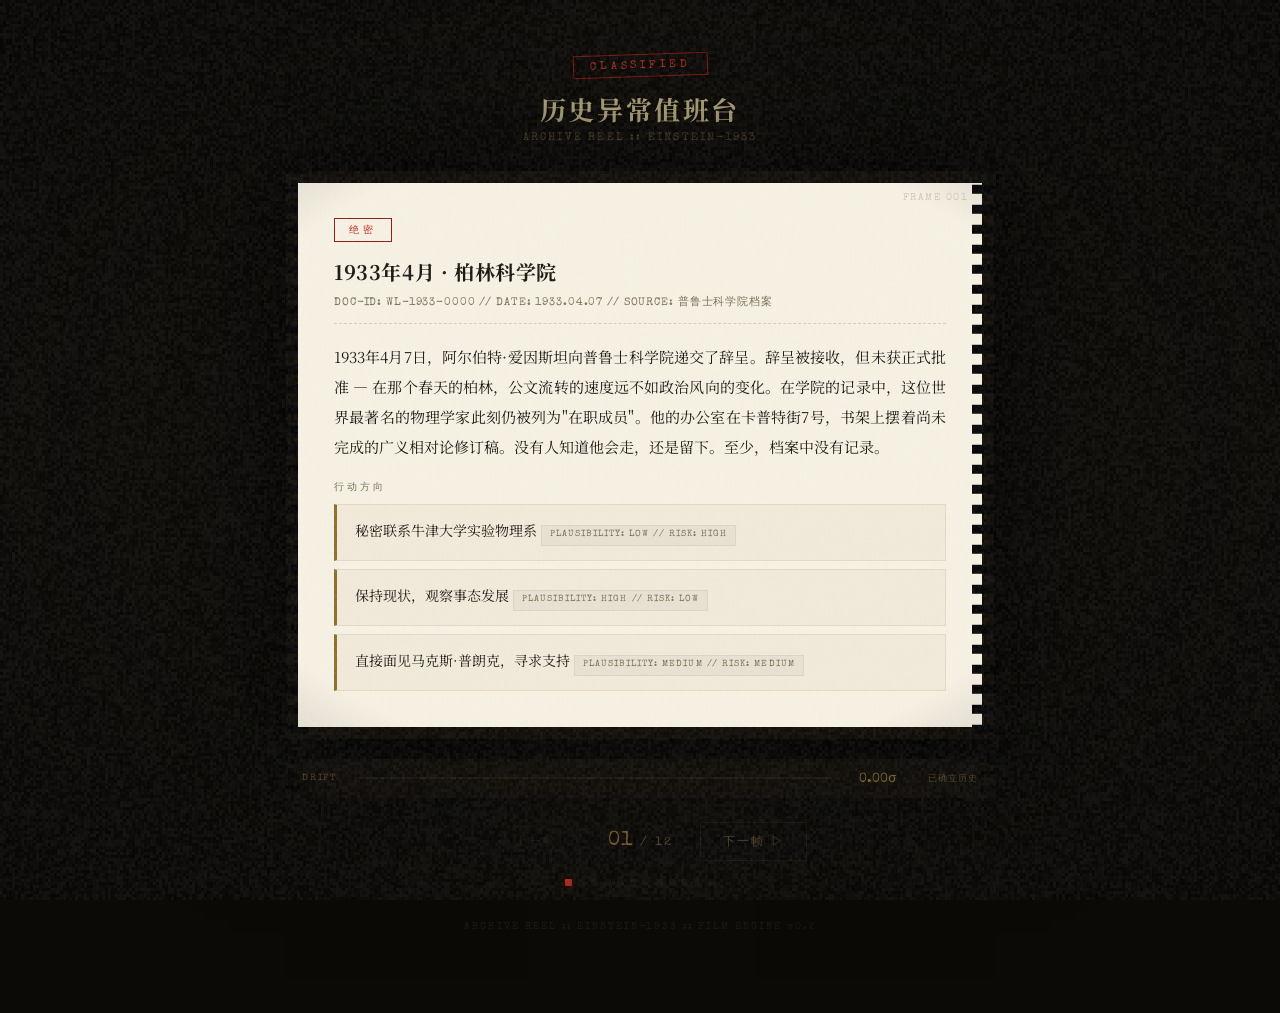
<file: artifacts/web_story_loop_demo/film-reel-prototype.html>
<!DOCTYPE html>
<html lang="zh-CN">
<head>
<meta charset="utf-8">
<meta name="viewport" content="width=device-width, initial-scale=1">
<title>历史异常值班台 · 胶片叙事引擎</title>
<style>
  @import url('https://fonts.googleapis.com/css2?family=Special+Elite&family=Noto+Serif+SC:wght@400;600;700&display=swap');

  :root {
    --film-dark: #0c0a07;
    --film-border: #1a1510;
    --frame-bg: #f5f0e2;
    --ink: #1a1612;
    --ink-light: #3a3025;
    --muted: #7a6e55;
    --gold: #8a6d2a;
    --gold-dim: rgba(138, 109, 42, 0.35);
    --red: #8a1a10;
    --red-bright: #c43020;
  }

  * { box-sizing: border-box; margin: 0; padding: 0; }

  body {
    min-height: 100vh;
    background: var(--film-dark);
    color: var(--ink);
    font-family: "Noto Serif SC", "Songti SC", Georgia, serif;
    overflow-x: hidden;
    -webkit-font-smoothing: antialiased;
  }

  /* ═══ 全局覆盖层 ═══ */
  .overlay { position: fixed; inset: 0; pointer-events: none; z-index: 1000; }

  .vignette {
    background: radial-gradient(ellipse at center,
      transparent 50%,
      rgba(0,0,0,0.2) 70%,
      rgba(0,0,0,0.5) 100%
    );
    z-index: 1001;
  }

  .scratches {
    opacity: 0.035;
    background: repeating-linear-gradient(93deg,
      transparent 0, transparent 3px,
      rgba(180,170,140,0.5) 3px, rgba(180,170,140,0.5) 4px
    );
    z-index: 1002;
  }

  #grainCanvas {
    opacity: 0.055;
    mix-blend-mode: screen;
    z-index: 1003;
  }

  /* ═══ 闪烁全屏白闪（过渡期间） ═══ */
  .flash-overlay {
    position: fixed;
    inset: 0;
    background: #f5f0e2;
    opacity: 0;
    pointer-events: none;
    z-index: 2000;
  }

  /* ═══ RGB 偏移层（过渡期间激活） ═══ */
  .rgb-shift {
    position: fixed;
    inset: 0;
    pointer-events: none;
    z-index: 999;
    opacity: 0;
    mix-blend-mode: screen;
  }

  /* ═══ 放映机容器 ═══ */
  .projector {
    position: relative;
    z-index: 1;
    max-width: 780px;
    margin: 0 auto;
    padding: 50px 0 80px;
  }

  .projector-header {
    text-align: center;
    margin-bottom: 28px;
  }

  .stamp {
    display: inline-block;
    font-family: "Special Elite", "Courier New", monospace;
    font-size: 11px;
    letter-spacing: 0.35em;
    color: var(--red-bright);
    border: 1.5px solid var(--red);
    padding: 5px 16px;
    transform: rotate(-2deg);
    margin-bottom: 16px;
  }

  .projector-header h1 {
    font-size: 26px;
    font-weight: 700;
    letter-spacing: 0.1em;
    color: #c5b888;
    line-height: 1.2;
  }

  .projector-header .sub {
    margin-top: 8px;
    font-family: "Special Elite", monospace;
    font-size: 11px;
    color: #5a4a30;
    letter-spacing: 0.2em;
  }

  /* ═══ 胶片条 ═══ */
  .film-strip {
    position: relative;
    background: #0f0c08;
    padding: 12px 0;
    margin: 0 36px;
    box-shadow: 0 0 80px rgba(0,0,0,0.9), 0 0 160px rgba(0,0,0,0.5);
  }

  .film-strip::before,
  .film-strip::after {
    content: '';
    position: absolute;
    top: 0; bottom: 0;
    width: 22px;
    background: repeating-linear-gradient(to bottom,
      #050505 0, #050505 9px,
      transparent 9px, transparent 20px
    );
    background-size: 22px 20px;
    background-position: center;
    background-repeat: repeat-y;
  }
  .film-strip::before { left: 0; }
  .film-strip::after { right: 0; }

  .film-frames {
    display: flex;
    overflow-x: auto;
    scroll-snap-type: x mandatory;
    scroll-behavior: smooth;
    scrollbar-width: none;
    padding: 0 12px;
  }
  .film-frames::-webkit-scrollbar { display: none; }

  /* ═══ 单个帧 ═══ */
  .film-frame {
    flex: 0 0 100%;
    min-width: 100%;
    scroll-snap-align: center;
    position: relative;
    background: var(--frame-bg);
    opacity: 0;
    display: none;
    will-change: transform, opacity, filter;
  }

  .film-frame.active {
    display: block;
    opacity: 1;
  }

  .frame-number {
    position: absolute;
    top: 10px; right: 14px;
    font-family: "Special Elite", monospace;
    font-size: 10px;
    color: rgba(26, 22, 18, 0.18);
    letter-spacing: 0.15em;
    z-index: 5;
  }

  .frame-content {
    padding: 32px 36px 28px;
    position: relative;
    min-height: 400px;
  }

  /* ═══ 帧内元素 ═══ */
  .classification {
    display: inline-block;
    font-family: "Special Elite", monospace;
    font-size: 10px;
    letter-spacing: 0.4em;
    color: var(--red-bright);
    border: 1.5px solid var(--red);
    padding: 4px 14px;
    margin-bottom: 16px;
  }

  .frame-title {
    font-size: 20px;
    font-weight: 700;
    color: var(--ink);
    line-height: 1.4;
    margin-bottom: 8px;
    letter-spacing: 0.03em;
  }

  .frame-meta {
    font-family: "Special Elite", monospace;
    font-size: 11px;
    color: var(--muted);
    letter-spacing: 0.08em;
    margin-bottom: 18px;
    padding-bottom: 14px;
    border-bottom: 1px dashed rgba(90, 74, 48, 0.22);
  }

  .narrative {
    font-size: 15px;
    line-height: 2;
    color: var(--ink);
    margin-bottom: 18px;
    text-align: justify;
  }

  .narrative-alt {
    margin-top: 14px;
    font-style: italic;
    color: #5a4a30;
    font-size: 14px;
    line-height: 1.9;
    padding-left: 16px;
    border-left: 2px solid var(--gold-dim);
  }

  .sepia-divider {
    border: none;
    height: 1px;
    background: linear-gradient(to right, transparent, var(--gold-dim), transparent);
    margin: 18px 0;
  }

  .choices-label {
    font-family: "Special Elite", monospace;
    font-size: 10px;
    letter-spacing: 0.3em;
    color: var(--muted);
    margin-bottom: 10px;
  }

  .choice-item {
    padding: 14px 18px;
    margin-bottom: 8px;
    background: rgba(138, 109, 42, 0.05);
    border: 1px solid rgba(138, 109, 42, 0.13);
    border-left: 3px solid var(--gold);
    cursor: pointer;
    transition: all 120ms ease;
    font-size: 14px;
    line-height: 1.65;
    color: var(--ink);
  }

  .choice-item:hover {
    background: rgba(138, 109, 42, 0.12);
    border-left-color: var(--red-bright);
    transform: translateX(4px);
  }

  .choice-tag {
    display: inline-block;
    font-family: "Special Elite", monospace;
    font-size: 9px;
    letter-spacing: 0.12em;
    color: var(--muted);
    margin-top: 5px;
    padding: 2px 8px;
    background: rgba(0,0,0,0.04);
    border: 1px solid rgba(0,0,0,0.06);
  }

  .choice-preview {
    font-size: 12px;
    color: var(--red-bright);
    margin-top: 4px;
    font-style: italic;
    font-family: "Special Elite", monospace;
    letter-spacing: 0.05em;
  }

  .verdict-banner {
    text-align: center;
    padding: 14px 16px;
    margin-bottom: 16px;
    background: rgba(138, 26, 16, 0.05);
    border: 1px solid rgba(138, 26, 16, 0.12);
  }

  .verdict-banner .label {
    font-family: "Special Elite", monospace;
    font-size: 9px;
    letter-spacing: 0.4em;
    color: var(--red-bright);
  }

  .verdict-banner .text {
    font-size: 16px;
    font-weight: 700;
    color: var(--ink);
    margin-top: 4px;
    letter-spacing: 0.06em;
  }

  .state-changes {
    list-style: none;
    padding: 0;
  }

  .state-changes li {
    font-size: 13px;
    line-height: 1.8;
    color: var(--ink-light);
    padding: 5px 0;
    border-bottom: 1px dotted rgba(90,74,48,0.1);
    display: flex;
    gap: 10px;
  }

  .state-changes li::before {
    content: '\25C6';
    color: var(--gold);
    font-size: 8px;
    margin-top: 5px;
    flex-shrink: 0;
  }

  /* ═══ sigma 仪表 ═══ */
  .sigma-meter {
    margin: 20px 36px 0;
    padding: 12px 16px;
    background: #0f0c08;
    display: flex;
    align-items: center;
    gap: 12px;
    position: relative;
  }

  .sigma-meter::before, .sigma-meter::after {
    content: '';
    position: absolute;
    top: 0; bottom: 0;
    width: 14px;
    background: repeating-linear-gradient(to bottom,
      #050505 0, #050505 6px,
      transparent 6px, transparent 14px
    );
    background-size: 14px 14px;
    background-position: center;
    background-repeat: repeat-y;
  }
  .sigma-meter::before { left: 0; }
  .sigma-meter::after { right: 0; }

  .sigma-label {
    font-family: "Special Elite", monospace;
    font-size: 9px;
    letter-spacing: 0.2em;
    color: #5a4a30;
    flex-shrink: 0;
  }

  .sigma-track {
    flex: 1;
    height: 2px;
    background: rgba(138, 109, 42, 0.12);
    position: relative;
    margin: 0 8px;
  }

  .sigma-fill {
    position: absolute;
    left: 0; top: 0; bottom: 0;
    border-radius: 1px;
    transition: width 600ms ease, background 600ms ease;
    background: var(--gold);
  }

  .sigma-val {
    font-family: "Special Elite", monospace;
    font-size: 13px;
    color: #8a6d2a;
    flex-shrink: 0;
    min-width: 44px;
    text-align: right;
  }

  .sigma-verdict {
    font-family: "Special Elite", monospace;
    font-size: 9px;
    letter-spacing: 0.12em;
    color: #5a4a30;
    flex-shrink: 0;
    min-width: 70px;
    text-align: right;
  }

  /* ═══ 控制区 ═══ */
  .film-controls {
    display: flex;
    justify-content: center;
    align-items: center;
    gap: 28px;
    margin-top: 24px;
    padding: 0 36px;
  }

  .film-btn {
    font-family: "Special Elite", monospace;
    font-size: 12px;
    letter-spacing: 0.15em;
    color: #5a4a30;
    background: none;
    border: 1px solid rgba(90, 74, 48, 0.2);
    padding: 10px 22px;
    cursor: pointer;
    transition: all 120ms;
  }

  .film-btn:hover:not(:disabled) {
    color: var(--gold);
    border-color: var(--gold);
  }

  .film-btn:disabled {
    opacity: 0.2;
    cursor: not-allowed;
  }

  .frame-counter {
    font-family: "Special Elite", monospace;
    font-size: 12px;
    color: #5a4a30;
    letter-spacing: 0.15em;
  }

  .frame-counter .current {
    color: var(--gold);
    font-size: 20px;
  }

  .film-progress {
    display: flex;
    justify-content: center;
    gap: 6px;
    margin-top: 18px;
    padding: 0 36px;
  }

  .film-dot {
    width: 7px; height: 7px;
    border-radius: 1px;
    background: rgba(90,74,48,0.15);
    transition: all 250ms;
  }

  .film-dot.seen { background: var(--gold); }
  .film-dot.current {
    background: var(--red-bright);
    box-shadow: 0 0 8px rgba(196, 48, 32, 0.5);
  }

  .footer {
    text-align: center;
    margin-top: 36px;
    font-family: "Special Elite", monospace;
    font-size: 10px;
    color: rgba(90, 74, 48, 0.25);
    letter-spacing: 0.2em;
  }
</style>
</head>
<body>

<div class="overlay vignette"></div>
<div class="overlay scratches"></div>
<canvas class="overlay" id="grainCanvas"></canvas>
<div class="flash-overlay" id="flashOverlay"></div>

<!-- RGB 偏移层 -->
<div class="rgb-shift" id="rgbShift">
  <svg width="100%" height="100%" style="position:absolute;inset:0">
    <rect id="rgbRed" width="100%" height="100%" fill="rgba(255,0,0,0.08)" style="transform:translateX(-2px)"/>
    <rect id="rgbCyan" width="100%" height="100%" fill="rgba(0,255,255,0.06)" style="transform:translateX(2px)"/>
  </svg>
</div>

<div class="projector">
  <div class="projector-header">
    <div class="stamp">CLASSIFIED</div>
    <h1>历史异常值班台</h1>
    <div class="sub">ARCHIVE REEL :: EINSTEIN-1933</div>
  </div>

  <div class="film-strip">
    <div class="film-frames" id="filmFrames">

      <!-- ═══ 帧 01 · 开场 ═══ -->
      <div class="film-frame active" data-frame="0">
        <div class="frame-number">FRAME 001</div>
        <div class="frame-content">
          <div class="classification">绝密</div>
          <div class="frame-title">1933年4月 · 柏林科学院</div>
          <div class="frame-meta">DOC-ID: WL-1933-0000 // DATE: 1933.04.07 // SOURCE: 普鲁士科学院档案</div>
          <div class="narrative">
            1933年4月7日，阿尔伯特·爱因斯坦向普鲁士科学院递交了辞呈。辞呈被接收，但未获正式批准 — 在那个春天的柏林，公文流转的速度远不如政治风向的变化。在学院的记录中，这位世界最著名的物理学家此刻仍被列为"在职成员"。他的办公室在卡普特街7号，书架上摆着尚未完成的广义相对论修订稿。没有人知道他会走，还是留下。至少，档案中没有记录。
          </div>
          <div class="choices-label">行动方向</div>
          <div class="choice-item" data-goto="1">
            秘密联系牛津大学实验物理系
            <div class="choice-tag">PLAUSIBILITY: LOW // RISK: HIGH</div>
          </div>
          <div class="choice-item" data-goto="2">
            保持现状，观察事态发展
            <div class="choice-tag">PLAUSIBILITY: HIGH // RISK: LOW</div>
          </div>
          <div class="choice-item" data-goto="3">
            直接面见马克斯·普朗克，寻求支持
            <div class="choice-tag">PLAUSIBILITY: MEDIUM // RISK: MEDIUM</div>
          </div>
        </div>
      </div>

      <!-- ═══ 帧 02 · 选择1结果：牛津来信 ═══ -->
      <div class="film-frame" data-frame="1">
        <div class="frame-number">FRAME 002</div>
        <div class="frame-content">
          <div class="classification">机密</div>
          <div class="frame-title">1933年5月 · 牛津来信</div>
          <div class="frame-meta">DOC-ID: WL-1933-T1A // SIGMA: +0.42 // 第一条分歧线已生成</div>
          <div class="verdict-banner">
            <div class="label">WORLD LINE DRIFT</div>
            <div class="text">0.42σ — 推动时间线</div>
          </div>
          <div class="narrative">
            一周后，一封没有抬头、没有邮戳的信出现在爱因斯坦公寓的门缝下。信纸是牛津大学实验物理系的专用水印纸，内容却是一封手写的便笺 — 不是正式邀请，而是一个承诺：未经审查的实验室权限、全额资助、以及一所愿意接收"不受政治立场左右"的学者的大学。爱因斯坦将这封信夹进了《物理学年鉴》第78卷中。那卷书的借阅记录后来被列为"档案缺失"之一。
          </div>
          <div class="choices-label">下一步</div>
          <div class="choice-item" data-goto="4">
            秘密回复牛津，规划秘密出国路线
            <div class="choice-tag">PLAUSIBILITY: LOW // RISK: HIGH</div>
          </div>
          <div class="choice-item" data-goto="5">
            将信投入壁炉，当作从未发生过
            <div class="choice-tag">PLAUSIBILITY: HIGH // RISK: LOW</div>
          </div>
          <div class="choice-item" data-goto="0" data-reverse="true">
            逆转 — 回到起点，重新选择
            <div class="choice-preview">TIME REVERSAL</div>
          </div>
        </div>
      </div>

      <!-- ═══ 帧 03 · 选择2结果：静默柏林 ═══ -->
      <div class="film-frame" data-frame="2">
        <div class="frame-number">FRAME 003</div>
        <div class="frame-content">
          <div class="classification">机密</div>
          <div class="frame-title">1933年5月 · 静默的清晨</div>
          <div class="frame-meta">DOC-ID: WL-1933-T1B // SIGMA: +0.04 // 历史基准线微振</div>
          <div class="verdict-banner">
            <div class="label">WORLD LINE DRIFT</div>
            <div class="text">0.04σ — 轻擦历史</div>
          </div>
          <div class="narrative">
            爱因斯坦在5月的某个清晨照常步行至洪堡大学讲授广义相对论。课堂上有17名学生到场 — 这个数字比两周前少了9人。课后，一名学生塞给他一张字条，上面只有一行字："请小心实验室的门锁。"爱因斯坦将其夹进了当天使用的讲义中。那本讲义后来在他的私人档案中被找到，字条仍在原处，但纸张边缘多了一道铅笔做的折痕 — 标记。
          </div>
          <div class="choices-label">下一步</div>
          <div class="choice-item" data-goto="6">
            调查门锁事件 — 找出留下字条的学生
            <div class="choice-tag">PLAUSIBILITY: MEDIUM // RISK: MEDIUM</div>
          </div>
          <div class="choice-item" data-goto="0" data-reverse="true">
            逆转 — 回到起点，重新选择
            <div class="choice-preview">TIME REVERSAL</div>
          </div>
        </div>
      </div>

      <!-- ═══ 帧 04 · 选择3结果：普朗克的沉默 ═══ -->
      <div class="film-frame" data-frame="3">
        <div class="frame-number">FRAME 004</div>
        <div class="frame-content">
          <div class="classification">机密</div>
          <div class="frame-title">1933年6月 · 普朗克的沉默</div>
          <div class="frame-meta">DOC-ID: WL-1933-T1C // SIGMA: +0.31 // 推进中</div>
          <div class="verdict-banner">
            <div class="label">WORLD LINE DRIFT</div>
            <div class="text">0.31σ — 轻擦历史</div>
          </div>
          <div class="narrative">
            马克斯·普朗克在办公室接待了爱因斯坦。两人交谈了二十分钟 — 时间由普朗克的私人秘书在日程表上做了标注。秘书在六十多年后的口述历史中提到，她记得普朗克那天"声音比平时低了一个度"，而爱因斯坦离开时"脊背很直，但步伐很慢"。普朗克没有在科学院会议上为爱因斯坦辩护。他在那天的日记中写道："我能做的，比我能说的要多。"
          </div>
          <div class="narrative-alt">
            "我能做的，比我能说的要多。" — 普朗克日记，1933年6月。这段文字的墨迹在"多"字处有一个明显的下压停顿。笔锋穿过纸张，在背面留下了微弱的凸痕。
          </div>
          <div class="choices-label">下一步</div>
          <div class="choice-item" data-goto="7">
            追问普朗克日记中被墨迹遮挡的部分
            <div class="choice-tag">PLAUSIBILITY: LOW // RISK: HIGH</div>
          </div>
          <div class="choice-item" data-goto="0" data-reverse="true">
            逆转 — 回到起点，重新选择
            <div class="choice-preview">TIME REVERSAL</div>
          </div>
        </div>
      </div>

      <!-- ═══ 帧 05 · 结果分支A1：追踪电报 ═══ -->
      <div class="film-frame" data-frame="4">
        <div class="frame-number">FRAME 005</div>
        <div class="frame-content">
          <div class="classification">绝密</div>
          <div class="frame-title">1933年8月 · 安特卫普的信号</div>
          <div class="frame-meta">DOC-ID: WL-1933-T2A // SIGMA: +0.89 // CUMULATIVE: 1.31σ</div>
          <div class="verdict-banner">
            <div class="label">WORLD LINE DRIFT</div>
            <div class="text">0.89σ — 撕裂历史</div>
          </div>
          <div class="narrative">
            电报的发报地点被追踪到安特卫普港附近的一个临时信号站。信号站的设备清单在比利时海关档案中被发现 — 该清单上的"实验通信设备"条目，与实际缴获的设备型号完全不符。一份手写的补充说明附在清单背面，内容指向一个名为"学术难民转运委员会"的组织。该组织的档案在二战结束后被盟军缴获，其中一份记录提到了爱因斯坦，标注为"优先级 Alpha — 未执行"。
          </div>
          <hr class="sepia-divider">
          <ul class="state-changes">
            <li>机构: 学术难民转运委员会 — 首次浮出水面</li>
            <li>标记: 信号站设备型号与申报不符</li>
            <li>标记: 爱因斯坦被标注为"优先级 Alpha"</li>
            <li>标记: 世界线偏移 1.31σ — 逼近重写世界阈值</li>
          </ul>
          <hr class="sepia-divider">
          <div class="choices-label">下一步</div>
          <div class="choice-item" data-goto="8">
            深入调查"学术难民转运委员会"
            <div class="choice-tag">PLAUSIBILITY: LOW // RISK: HIGH</div>
          </div>
          <div class="choice-item" data-goto="0" data-reverse="true">
            逆转 — 回到起点，重新选择
            <div class="choice-preview">TIME REVERSAL</div>
          </div>
        </div>
      </div>

      <!-- ═══ 帧 06 · 结果分支A2：烧毁信件 ═══ -->
      <div class="film-frame" data-frame="5">
        <div class="frame-number">FRAME 006</div>
        <div class="frame-content">
          <div class="classification">机密</div>
          <div class="frame-title">1933年5月 · 壁炉中的灰</div>
          <div class="frame-meta">DOC-ID: WL-1933-T2B // SIGMA: +0.08 // 历史基准线</div>
          <div class="verdict-banner">
            <div class="label">WORLD LINE DRIFT</div>
            <div class="text">0.08σ — 已确立历史</div>
          </div>
          <div class="narrative">
            壁炉的火光照亮了爱因斯坦的脸。信件在火焰中卷曲、变黑、化为灰烬。他站在壁炉前直到最后一缕青烟消散。那封信从未到达牛津 — 至少，没有任何档案记录显示牛津曾收到过回信。但在《物理学年鉴》第78卷中，那封牛津来信仍然夹在第342页和第343页之间。爱因斯坦没有烧这封。他没有烧任何东西。
          </div>
          <div class="narrative-alt">
            管家的证词（1958年口述，首次公开）："他那天晚上在壁炉前站了很久。我听到他低声说了什么，但听不清。后来我在打扫书房时发现，壁炉里的灰烬中有未完全烧尽的纸片 — 不是那封信，而是另一张纸。上面的字已经看不清了，但似乎是数学公式。"
          </div>
          <div class="choices-label">下一步</div>
          <div class="choice-item" data-goto="9">
            分析壁炉灰烬中未烧尽的公式
            <div class="choice-tag">PLAUSIBILITY: MEDIUM // RISK: MEDIUM</div>
          </div>
          <div class="choice-item" data-goto="0" data-reverse="true">
            逆转 — 回到起点，重新选择
            <div class="choice-preview">TIME REVERSAL</div>
          </div>
        </div>
      </div>

      <!-- ═══ 帧 07 · 门锁事件 ═══ -->
      <div class="film-frame" data-frame="6">
        <div class="frame-number">FRAME 007</div>
        <div class="frame-content">
          <div class="classification">机密</div>
          <div class="frame-title">1933年5月 · 第17名学生的秘密</div>
          <div class="frame-meta">DOC-ID: WL-1933-T3A // SIGMA: +0.23 // 推进中</div>
          <div class="verdict-banner">
            <div class="label">WORLD LINE DRIFT</div>
            <div class="text">0.23σ — 轻擦历史</div>
          </div>
          <div class="narrative">
            留下字条的学生名叫汉斯·穆勒 — 这个名字出现在爱因斯坦1940年在美国的通讯录中，备注为"柏林，失踪"。穆勒是纳粹党卫军"学术监察局"安插在洪堡大学的线人。但他留给爱因斯坦的字条不是警告，是邀请 — 他愿意成为"实验室的门锁"的守门人。他在字条背面用极淡的铅笔写了一串数字，被后来的检测技术确认为柏林某间地下实验室的坐标。
          </div>
          <hr class="sepia-divider">
          <ul class="state-changes">
            <li>角色: 汉斯·穆勒 — 身份从"学生"重新标记为"双重代理"</li>
            <li>标记: 地下实验室坐标首次出现</li>
            <li>标记: 1940年通讯录中出现"柏林，失踪"</li>
          </ul>
          <hr class="sepia-divider">
          <div class="choices-label">下一步</div>
          <div class="choice-item" data-goto="10">
            按坐标寻找地下实验室
            <div class="choice-tag">PLAUSIBILITY: LOW // RISK: HIGH</div>
          </div>
          <div class="choice-item" data-goto="0" data-reverse="true">
            逆转 — 回到起点，重新选择
            <div class="choice-preview">TIME REVERSAL</div>
          </div>
        </div>
      </div>

      <!-- ═══ 帧 08 · 墨迹背后的文字 ═══ -->
      <div class="film-frame" data-frame="7">
        <div class="frame-number">FRAME 008</div>
        <div class="frame-content">
          <div class="classification">绝密</div>
          <div class="frame-title">1933年6月 · 被墨水覆盖的句子</div>
          <div class="frame-meta">DOC-ID: WL-1933-T3B // SIGMA: +0.58 // CUMULATIVE: 0.89σ</div>
          <div class="verdict-banner">
            <div class="label">WORLD LINE DRIFT</div>
            <div class="text">0.58σ — 推动时间线</div>
          </div>
          <div class="narrative">
            使用红外光谱成像技术分析普朗克日记原件，墨迹下方暴露出被覆盖的原文。普朗克在"我能做的，比我能说的要多"之后，还写了半句话 — 只有五个词："他的离开将导致国际反弹。"后面被一条粗重的横线划掉，覆盖了整个段落。墨迹成分分析显示，覆盖墨水与日记正文使用的墨水来源不同 — 并非出自普朗克之手。有人在事后翻阅了这本日记，并选择性地涂抹了某些段落。
          </div>
          <div class="narrative-alt">
            谁涂抹了普朗克的日记？墨迹成分指向一种1933年才在德国市场上出现的钢笔墨水 — 生产商是位于慕尼黑的一家军工厂。该工厂同年被国防部征用，生产记录已不可查。
          </div>
          <hr class="sepia-divider">
          <ul class="state-changes">
            <li>标记: 日记原文与覆盖墨迹来源不同 — 有人在事后篡改</li>
            <li>标记: 墨水生产商与国防部关联</li>
            <li>角色: 普朗克 — 原始立场比表面更明确</li>
            <li>标记: 世界线偏移 0.89σ — 逼近撕裂历史</li>
          </ul>
          <hr class="sepia-divider">
          <div class="choices-label">下一步</div>
          <div class="choice-item" data-goto="11">
            追踪墨水来源 — 找到谁翻阅了日记
            <div class="choice-tag">PLAUSIBILITY: LOW // RISK: HIGH</div>
          </div>
          <div class="choice-item" data-goto="0" data-reverse="true">
            逆转 — 回到起点，重新选择
            <div class="choice-preview">TIME REVERSAL</div>
          </div>
        </div>
      </div>

      <!-- ═══ 帧 09 · 灰烬公式 ═══ -->
      <div class="film-frame" data-frame="8">
        <div class="frame-number">FRAME 009</div>
        <div class="frame-content">
          <div class="classification">机密</div>
          <div class="frame-title">1933年5月 · 壁炉中的公式</div>
          <div class="frame-meta">DOC-ID: WL-1933-T3C // SIGMA: +0.34 // 推进中</div>
          <div class="verdict-banner">
            <div class="label">WORLD LINE DRIFT</div>
            <div class="text">0.34σ — 轻擦历史</div>
          </div>
          <div class="narrative">
            灰烬中 recovered 的残片经过光谱分析，还原出半个偏微分方程。方程的形式与爱因斯坦当时正在研究的统一场论框架高度吻合 — 但有一组系数不同。这组系数出现在爱因斯坦1929年的一篇未发表手稿中，该手稿目前下落不明。1929手稿的最后一页在普林斯顿高等研究院的档案中被标记为"缺失"。残片上还保留着一枚微小的指纹 — 不完全属于爱因斯坦。
          </div>
          <div class="narrative-alt">
            1929年手稿缺失 — 这是爱因斯坦与助手之间的一段未公开的学术分歧记录。助手瓦尔堡在1931年的一次私人通信中提到，爱因斯坦"在某件事上对他撒了谎"。这封信现存于瓦尔堡家族档案。
          </div>
          <hr class="sepia-divider">
          <div class="choices-label">下一步</div>
          <div class="choice-item" data-goto="12">
            比对指纹 — 找出接触过手稿的第二人
            <div class="choice-tag">PLAUSIBILITY: MEDIUM // RISK: MEDIUM</div>
          </div>
          <div class="choice-item" data-goto="0" data-reverse="true">
            逆转 — 回到起点，重新选择
            <div class="choice-preview">TIME REVERSAL</div>
          </div>
        </div>
      </div>

      <!-- ═══ 帧 10 · 地下实验室 ═══ -->
      <div class="film-frame" data-frame="9">
        <div class="frame-number">FRAME 010</div>
        <div class="frame-content">
          <div class="classification">绝密</div>
          <div class="frame-title">1933年7月 · 地下的第17号房间</div>
          <div class="frame-meta">DOC-ID: WL-1933-T4A // SIGMA: +1.15 // CUMULATIVE: 1.38σ</div>
          <div class="verdict-banner">
            <div class="label">WORLD LINE DRIFT</div>
            <div class="text">1.15σ — 撕裂历史</div>
          </div>
          <div class="narrative">
            坐标指向洪堡大学主楼地下三层的一间被水泥封死的房间。1933年7月，墙体内的隔音层被部分拆除 — 这不在任何施工记录中。房间内部发现了一个被遗弃的实验装置，配有一台1932年制造的克虏星光谱仪。设备的镜头盖内侧刻着一行日期：1932年11月9日 — 水晶之夜的前一天。设备上残留的磁场数据记录表明，它在1932年11月10日凌晨运行了43分钟。那43分钟里发生了什么，没有任何档案记录。
          </div>
          <div class="verdict-banner" style="margin-top:14px;">
            <div class="label">WORLD LINE DRIFT</div>
            <div class="text">1.38σ 累积 — 逼近重写世界阈值</div>
          </div>
          <hr class="sepia-divider">
          <ul class="state-changes">
            <li>地点: 洪堡大学地下三层 — 封死房间被发现</li>
            <li>事件: 1932.11.10 凌晨43分钟实验 — 无档案记录</li>
            <li>标记: 实验日期紧邻水晶之夜</li>
            <li>标记: 世界线偏移 1.38σ — 重写世界边缘</li>
          </ul>
          <hr class="sepia-divider">
          <div class="choices-label">下一步</div>
          <div class="choice-item" data-goto="13">
            恢复光谱仪数据 — 解读那43分钟
            <div class="choice-tag">PLAUSIBILITY: LOW // RISK: CRITICAL</div>
          </div>
          <div class="choice-item" data-goto="0" data-reverse="true">
            逆转 — 回到起点，重新选择
            <div class="choice-preview">TIME REVERSAL</div>
          </div>
        </div>
      </div>

      <!-- ═══ 帧 11 · 墨水追踪 ═══ -->
      <div class="film-frame" data-frame="10">
        <div class="frame-number">FRAME 011</div>
        <div class="frame-content">
          <div class="classification">绝密</div>
          <div class="frame-title">1933年夏 · 墨水的供应的</div>
          <div class="frame-meta">DOC-ID: WL-1933-T4B // SIGMA: +0.44 // CUMULATIVE: 1.33σ</div>
          <div class="verdict-banner">
            <div class="label">WORLD LINE DRIFT</div>
            <div class="text">0.44σ — 推动时间线</div>
          </div>
          <div class="narrative">
            慕尼黑军工厂的墨水生产记录在一场空袭中部分损毁，但供货清单残片显示，1933年6月至8月间，有17瓶同型号墨水被直接送往普鲁士科学院院长办公室 — 绕过所有常规审批流程。院长的私人秘书在战后的审讯记录中承认，她"奉命"取回过一本物理学会成员的私人日记，但拒绝透露是谁下的令。她在口供中补充了一句："我只是做了被告知的事。那天之后，我再也没有见过那本日记的原本。"
          </div>
          <div class="verdict-banner" style="margin-top:14px;">
            <div class="label">WORLD LINE DRIFT</div>
            <div class="text">1.33σ 累积 — 逼近重写世界阈值</div>
          </div>
          <hr class="sepia-divider">
          <ul class="state-changes">
            <li>角色: 科学院院长 — 介入日记篡改</li>
            <li>事件: 17瓶墨水直接送往院长办公室</li>
            <li>标记: 普朗克日记原本下落不明</li>
            <li>标记: 世界线偏移 1.33σ — 重写世界边缘</li>
          </ul>
          <hr class="sepia-divider">
          <div class="choices-label">下一步</div>
          <div class="choice-item" data-goto="13">
            寻找普朗克日记原本的下落
            <div class="choice-tag">PLAUSIBILITY: LOW // RISK: CRITICAL</div>
          </div>
          <div class="choice-item" data-goto="0" data-reverse="true">
            逆转 — 回到起点，重新选择
            <div class="choice-preview">TIME REVERSAL</div>
          </div>
        </div>
      </div>

      <!-- ═══ 帧 12 · 最终帧：归途 ═══ -->
      <div class="film-frame" data-frame="11">
        <div class="frame-number">FRAME 012</div>
        <div class="frame-content">
          <div class="classification">机密</div>
          <div class="frame-title">1933年10月 · 跨大西洋的航程</div>
          <div class="frame-meta">DOC-ID: WL-1933-END // FINAL FRAME // 世界线收束</div>
          <div class="verdict-banner">
            <div class="label">WORLD LINE DRIFT</div>
            <div class="text">世界线收束 — 历史的回归</div>
          </div>
          <div class="narrative">
            无论中间经历了什么，1933年10月，爱因斯坦登上了开往美国的船。普林斯顿高等研究院为他提供了一份正式聘书，日期是8月1日 — 比他的实际出发早了两个月。档案中没有记录他是何时签字的。船在海上航行了七天。爱因斯坦在日记中写道："大海的颜色和柏林的天一样。也许这就是终点。"他的字迹在那一页上比任何其他页面都更用力，墨迹穿透了三层纸。
          </div>
          <div class="narrative-alt" style="border-left-color: var(--red); color: #7a1a10;">
            值班台备注：无论你如何干预世界线，最终的历史收束于同一个终点。这也许是整个档案中最令人不安的发现 — 自由意志在历史的引力面前，也许只是一层更薄的纸。
          </div>
          <hr class="sepia-divider">
          <ul class="state-changes">
            <li>事件: 爱因斯坦抵达美国 — 历史收束</li>
            <li>标记: 所有分歧线在终点汇合</li>
            <li>标记: 你的世界线偏移已归档</li>
            <li>标记: 档案 REEL-1933 终章</li>
          </ul>
          <hr class="sepia-divider">
          <div class="choices-label">终章</div>
          <div class="choice-item" data-goto="0" style="border-left-color: var(--red-bright);">
            关闭档案 — 重新开始值班
            <div class="choice-preview">REEL CLOSED // NEW SHIFT WILL BE LOGGED</div>
          </div>
        </div>
      </div>

    </div><!-- /film-frames -->
  </div><!-- /film-strip -->

  <div class="sigma-meter">
    <span class="sigma-label">DRIFT</span>
    <div class="sigma-track">
      <div class="sigma-fill" id="sigmaFill" style="width:0%"></div>
    </div>
    <span class="sigma-val" id="sigmaVal">0.00σ</span>
    <span class="sigma-verdict" id="sigmaVerdict">已确立历史</span>
  </div>

  <div class="film-controls">
    <button class="film-btn" id="prevBtn" disabled>◁ 上一帧</button>
    <div class="frame-counter">
      <span class="current" id="frameCurrent">01</span>
      <span> / </span>
      <span id="frameTotal">12</span>
    </div>
    <button class="film-btn" id="nextBtn">下一帧 ▷</button>
  </div>

  <div class="film-progress" id="filmProgress"></div>

  <div class="footer">ARCHIVE REEL :: EINSTEIN-1933 :: FILM ENGINE v0.2</div>
</div>

<script>
/* ═══════════════════════════════════════════
   帧数据 — sigma 值驱动仪表盘
   ═══════════════════════════════════════════ */

const frameMeta = {
  0:  { sigma: 0.00, verdict: '已确立历史', color: '#8a6d2a' },
  1:  { sigma: 0.42, verdict: '推动时间线', color: '#d4a574' },
  2:  { sigma: 0.04, verdict: '已确立历史', color: '#8a6d2a' },
  3:  { sigma: 0.31, verdict: '轻擦历史', color: '#b89840' },
  4:  { sigma: 0.89, verdict: '撕裂历史', color: '#b87a5a' },
  5:  { sigma: 0.08, verdict: '已确立历史', color: '#8a6d2a' },
  6:  { sigma: 0.23, verdict: '轻擦历史', color: '#b89840' },
  7:  { sigma: 0.58, verdict: '推动时间线', color: '#d4a574' },
  8:  { sigma: 0.34, verdict: '轻擦历史', color: '#b89840' },
  9:  { sigma: 1.15, verdict: '撕裂历史', color: '#b87a5a' },
  10: { sigma: 0.44, verdict: '推动时间线', color: '#d4a574' },
  11: { sigma: 0.00, verdict: '世界线收束', color: '#6a5a3a' },
};

/* ═══════════════════════════════════════════
   胶片颗粒 — canvas 24fps
   ═══════════════════════════════════════════ */

(function initGrain() {
  const canvas = document.getElementById('grainCanvas');
  const ctx = canvas.getContext('2d');

  function resize() {
    canvas.width = window.innerWidth;
    canvas.height = window.innerHeight;
  }
  resize();
  window.addEventListener('resize', resize);

  function drawGrain() {
    const w = canvas.width, h = canvas.height;
    const imgData = ctx.createImageData(w, h);
    const d = imgData.data;
    for (let y = 0; y < h; y += 3) {
      for (let x = 0; x < w; x += 3) {
        const v = Math.random() * 255;
        for (let dy = 0; dy < 3 && (y+dy) < h; dy++) {
          for (let dx = 0; dx < 3 && (x+dx) < w; dx++) {
            const i = ((y+dy) * w + (x+dx)) * 4;
            d[i] = d[i+1] = d[i+2] = v;
            d[i+3] = 255;
          }
        }
      }
    }
    ctx.putImageData(imgData, 0, 0);
  }

  setInterval(drawGrain, 42);
  drawGrain();
})();

/* ═══════════════════════════════════════════
   胶片帧导航 + 转场动画
   ═══════════════════════════════════════════ */

const filmFrames = document.getElementById('filmFrames');
const frames = document.querySelectorAll('.film-frame');
let currentIndex = 0;
let isAnimating = false;
const seenFrames = new Set([0]);

// 构建进度点
const progressEl = document.getElementById('filmProgress');
frames.forEach((_, i) => {
  const dot = document.createElement('div');
  dot.className = 'film-dot' + (i === 0 ? ' current' : '');
  progressEl.appendChild(dot);
});

function updateUI() {
  document.getElementById('frameCurrent').textContent =
    String(currentIndex + 1).padStart(2, '0');
  document.getElementById('frameTotal').textContent =
    String(frames.length).padStart(2, '0');
  document.getElementById('prevBtn').disabled = currentIndex === 0;

  // 进度点
  progressEl.querySelectorAll('.film-dot').forEach((dot, i) => {
    dot.className = 'film-dot';
    if (i < currentIndex || seenFrames.has(i)) dot.classList.add('seen');
    if (i === currentIndex) dot.classList.add('current');
  });

  // sigma 仪表
  const meta = frameMeta[currentIndex];
  if (meta) {
    const pct = Math.min(meta.sigma / 1.6 * 100, 100);
    const fill = document.getElementById('sigmaFill');
    fill.style.width = pct + '%';
    fill.style.background = meta.color;
    document.getElementById('sigmaVal').textContent = meta.sigma.toFixed(2) + 'σ';
    document.getElementById('sigmaVal').style.color = meta.color;
    document.getElementById('sigmaVerdict').textContent = meta.verdict;
  }
}

function scrollToFrame(index) {
  const frame = frames[index];
  if (!frame) return;
  const cw = filmFrames.clientWidth;
  filmFrames.scrollTo({
    left: frame.offsetLeft - (cw - frame.clientWidth) / 2,
    behavior: 'smooth'
  });
}

/* ═══════════════════════════════════════════
   核心转场 — 胶片闪烁 + 抖动 + RGB偏移
   ═══════════════════════════════════════════ */

function goToFrame(index) {
  if (isAnimating || index === currentIndex) return;
  if (index < 0 || index >= frames.length) return;
  isAnimating = true;

  const outgoing = frames[currentIndex];
  const incoming = frames[index];
  const flash = document.getElementById('flashOverlay');
  const rgb = document.getElementById('rgbShift');
  const content = document.querySelector('.projector > :not(.overlay)');

  seenFrames.add(index);

  // ── Phase 1: 白闪 + 抖动出 (0-120ms) ──
  outgoing.style.transition = 'none';
  outgoing.style.transform = 'translateX(0)';
  outgoing.style.filter = 'none';

  // 白闪快速亮起
  flash.style.transition = 'none';
  flash.style.opacity = '0.85';

  // 旧帧抖动 + 亮度下降
  outgoing.style.transition = 'transform 60ms steps(2), opacity 80ms ease-out, filter 80ms ease-out';
  outgoing.style.transform = `translateX(${(Math.random() - 0.5) * 16}px)`;
  outgoing.style.opacity = '0.3';
  outgoing.style.filter = 'brightness(3) contrast(0.3)';

  // RGB 偏移
  rgb.style.transition = 'opacity 60ms';
  rgb.style.opacity = '0.7';
  document.getElementById('rgbRed').style.transform = 'translateX(-3px)';
  document.getElementById('rgbCyan').style.transform = 'translateX(3px)';

  // ── Phase 2: 黑场 + 切换 (120-200ms) ──
  setTimeout(() => {
    flash.style.transition = 'opacity 60ms';
    flash.style.opacity = '0';

    outgoing.classList.remove('active');
    outgoing.style.cssText = '';

    incoming.classList.add('active');

    // 新帧从黑场进入
    incoming.style.transition = 'none';
    incoming.style.opacity = '0';
    incoming.style.transform = `translateX(${(Math.random() - 0.5) * 20}px)`;
    incoming.style.filter = 'brightness(2) contrast(0.2)';

    scrollToFrame(index);

    // ── Phase 3: 新帧闪烁稳定 (200-450ms) ──
    requestAnimationFrame(() => {
      requestAnimationFrame(() => {
        // 轻微的 RGB 偏移残留
        rgb.style.transition = 'opacity 200ms';
        rgb.style.opacity = '0.25';
        document.getElementById('rgbRed').style.transform = 'translateX(-1px)';
        document.getElementById('rgbCyan').style.transform = 'translateX(1px)';

        incoming.style.transition = 'opacity 120ms steps(3), transform 180ms ease-out, filter 250ms ease-out';
        incoming.style.opacity = '0.6';
        incoming.style.transform = `translateX(${(Math.random() - 0.5) * 4}px)`;
        incoming.style.filter = 'brightness(1.8) contrast(0.7)';
      });
    });

    setTimeout(() => {
      incoming.style.transform = 'translateX(0)';
      incoming.style.filter = 'brightness(1) contrast(1)';
      incoming.style.opacity = '1';

      rgb.style.transition = 'opacity 300ms';
      rgb.style.opacity = '0';

      currentIndex = index;
      updateUI();
      isAnimating = false;
    }, 280);
  }, 100);
}

function nextFrame() { goToFrame(currentIndex + 1); }
function prevFrame() { goToFrame(currentIndex - 1); }

// 选项点击 → 跳转到目标帧
document.querySelectorAll('.choice-item').forEach(choice => {
  choice.addEventListener('click', () => {
    const target = parseInt(choice.dataset.goto, 10);
    if (isNaN(target)) return;
    // 短暂延迟让玩家看到选择被点击的效果
    setTimeout(() => goToFrame(target), 120);
  });
});

// 键盘导航
document.addEventListener('keydown', (e) => {
  if (e.key === 'ArrowRight' || e.key === ' ') { e.preventDefault(); nextFrame(); }
  if (e.key === 'ArrowLeft') { e.preventDefault(); prevFrame(); }
});

document.getElementById('nextBtn').addEventListener('click', nextFrame);
document.getElementById('prevBtn').addEventListener('click', prevFrame);

updateUI();
</script>

</body>
</html>
</file>
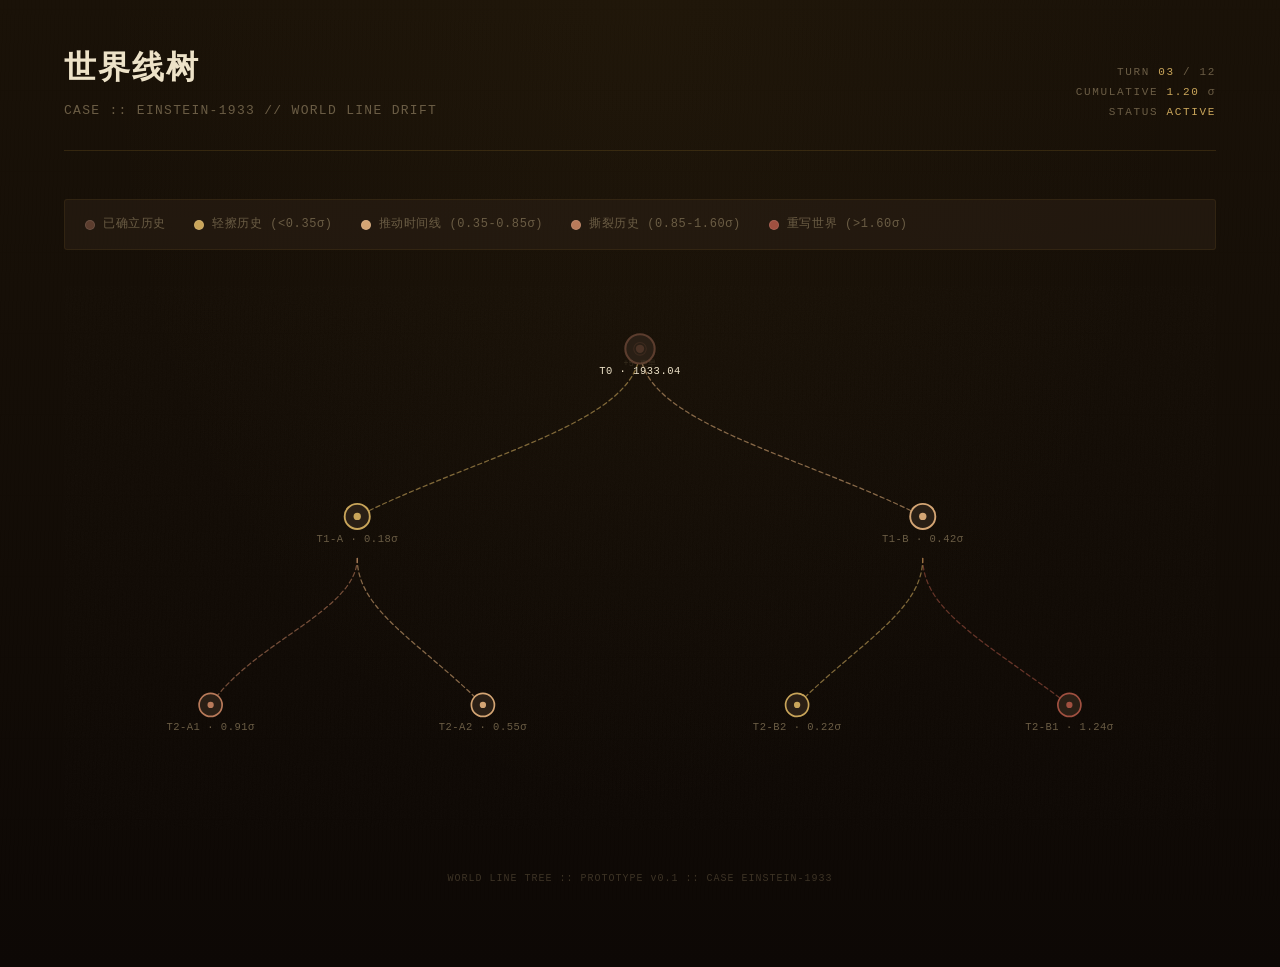
<file: artifacts/web_story_loop_demo/worldline-tree-prototype.html>
<!DOCTYPE html>
<html lang="zh-CN">
<head>
<meta charset="utf-8">
<meta name="viewport" content="width=device-width, initial-scale=1">
<title>世界线树 · 原型</title>
<style>
  :root {
    --ink: #1a1612;
    --paper: #ede2c8;
    --paper-2: #e0d2b0;
    --wood: #2a1f15;
    --wood-2: #3d2d1d;
    --gold: #8a6d2a;
    --gold-bright: #c9a55a;
    --red: #7a2a1d;
    --red-bright: #b14444;
    --green: #3d5a3a;
    --muted: #6b5d45;
    --line: #8a7a5a;
    --trunk: #5c3d2e;
    --branch-0: #c9a55a;
    --branch-1: #d4a574;
    --branch-2: #b87a5a;
    --branch-3: #a05040;
  }

  * { box-sizing: border-box; margin: 0; padding: 0; }

  body {
    min-height: 100vh;
    background:
      radial-gradient(ellipse at 50% 0%, rgba(138, 109, 42, 0.06), transparent 60%),
      linear-gradient(180deg, #1a1208 0%, #0d0805 100%);
    color: var(--paper);
    font-family: "Songti SC", "STSong", "SimSun", Georgia, serif;
    font-size: 15px;
    line-height: 1.7;
    overflow-x: hidden;
  }

  .grain {
    position: fixed;
    inset: 0;
    pointer-events: none;
    z-index: 0;
    opacity: 0.3;
    background-image:
      repeating-linear-gradient(92deg, transparent 0, transparent 3px, rgba(138,109,42,0.02) 3px, rgba(138,109,42,0.02) 4px),
      repeating-linear-gradient(0deg, transparent 0, transparent 80px, rgba(0,0,0,0.03) 80px, rgba(0,0,0,0.03) 81px);
  }

  .viewport {
    position: relative;
    z-index: 1;
    max-width: 1200px;
    margin: 0 auto;
    padding: 40px 24px 80px;
  }

  /* ─── 头部 ─── */
  .header {
    display: flex;
    justify-content: space-between;
    align-items: flex-end;
    padding-bottom: 28px;
    border-bottom: 1px solid rgba(138, 109, 42, 0.25);
    margin-bottom: 48px;
  }
  .header-left h1 {
    font-size: 32px;
    font-weight: 600;
    letter-spacing: 0.06em;
    color: var(--paper);
  }
  .header-left .sub {
    margin-top: 6px;
    font-size: 13px;
    color: var(--muted);
    letter-spacing: 0.1em;
    font-family: "Courier New", monospace;
  }
  .header-right {
    font-family: "Courier New", monospace;
    font-size: 11px;
    color: var(--muted);
    text-align: right;
    letter-spacing: 0.15em;
    line-height: 1.8;
  }
  .header-right .val { color: var(--gold-bright); }

  /* ─── 图例 ─── */
  .legend {
    display: flex;
    gap: 28px;
    margin-bottom: 36px;
    padding: 14px 20px;
    background: rgba(42, 31, 21, 0.6);
    border: 1px solid rgba(138, 109, 42, 0.15);
    border-radius: 3px;
  }
  .legend-item {
    display: flex;
    align-items: center;
    gap: 8px;
    font-size: 12px;
    color: var(--muted);
    font-family: "Courier New", monospace;
    letter-spacing: 0.05em;
  }
  .legend-dot {
    width: 10px;
    height: 10px;
    border-radius: 50%;
    border: 1px solid rgba(255,255,255,0.1);
  }

  /* ─── 树容器 ─── */
  .tree-container {
    position: relative;
    width: 100%;
    overflow: auto;
  }

  .tree-svg {
    display: block;
    width: 100%;
    height: auto;
  }

  /* 节点样式 */
  .node-group { cursor: pointer; }
  .node-group:hover .node-circle { filter: brightness(1.3); }
  .node-circle {
    transition: filter 200ms, r 200ms;
  }
  .node-label {
    font-family: "Courier New", monospace;
    font-size: 10px;
    fill: var(--muted);
    text-anchor: middle;
    pointer-events: none;
    letter-spacing: 0.05em;
  }
  .node-label.active { fill: var(--paper); }

  /* 连接线 */
  .branch-line {
    fill: none;
    stroke-width: 1.2;
    stroke-linecap: round;
    opacity: 0.6;
  }

  /* 卡片浮层 */
  .node-card {
    opacity: 0;
    transition: opacity 300ms;
    pointer-events: none;
  }
  .node-card.visible {
    opacity: 1;
    pointer-events: auto;
  }

  /* ─── 选中节点详情面板 ─── */
  .detail-panel {
    margin-top: 32px;
    padding: 32px 36px;
    background:
      linear-gradient(180deg, rgba(237, 226, 200, 0.02), transparent),
      var(--wood);
    border: 1px solid rgba(138, 109, 42, 0.2);
    border-radius: 3px;
    box-shadow: 0 20px 40px rgba(0,0,0,0.3);
    display: none;
  }
  .detail-panel.open { display: block; }
  .detail-panel .classification {
    display: inline-block;
    font-family: "Courier New", monospace;
    font-size: 10px;
    letter-spacing: 0.3em;
    color: var(--red-bright);
    border: 1px solid var(--red);
    padding: 3px 10px;
    margin-bottom: 14px;
  }
  .detail-panel h2 {
    font-size: 22px;
    font-weight: 600;
    color: var(--paper);
    line-height: 1.3;
    margin-bottom: 8px;
  }
  .detail-panel .meta {
    font-family: "Courier New", monospace;
    font-size: 11px;
    color: var(--muted);
    letter-spacing: 0.08em;
    margin-bottom: 20px;
  }
  .detail-panel .body {
    font-size: 15px;
    line-height: 1.85;
    color: var(--paper-2);
  }
  .detail-panel .sigma-bar {
    margin-top: 20px;
    padding-top: 16px;
    border-top: 1px dashed rgba(138,109,42,0.2);
    display: flex;
    align-items: center;
    gap: 12px;
  }
  .sigma-bar .label {
    font-family: "Courier New", monospace;
    font-size: 10px;
    color: var(--muted);
    letter-spacing: 0.15em;
    white-space: nowrap;
  }
  .sigma-track {
    flex: 1;
    height: 3px;
    background: rgba(138,109,42,0.15);
    border-radius: 2px;
    position: relative;
  }
  .sigma-fill {
    position: absolute;
    left: 0; top: 0; bottom: 0;
    border-radius: 2px;
    transition: width 400ms;
  }
  .sigma-val {
    font-family: "Courier New", monospace;
    font-size: 12px;
    color: var(--gold-bright);
    min-width: 40px;
    text-align: right;
  }

  /* ─── 底部标注 ─── */
  .footer-note {
    margin-top: 40px;
    font-family: "Courier New", monospace;
    font-size: 10px;
    color: var(--muted);
    letter-spacing: 0.1em;
    text-align: center;
    opacity: 0.5;
  }
</style>
</head>
<body>
<div class="grain"></div>

<div class="viewport">
  <div class="header">
    <div class="header-left">
      <h1>世界线树</h1>
      <div class="sub">CASE :: EINSTEIN-1933 // WORLD LINE DRIFT</div>
    </div>
    <div class="header-right">
      <div>TURN <span class="val">03</span> / 12</div>
      <div>CUMULATIVE <span class="val" id="cumSigma">1.20</span> σ</div>
      <div>STATUS <span class="val" id="statusLabel">ACTIVE</span></div>
    </div>
  </div>

  <div class="legend">
    <div class="legend-item"><div class="legend-dot" style="background:#5c3d2e"></div>已确立历史</div>
    <div class="legend-item"><div class="legend-dot" style="background:#c9a55a"></div>轻擦历史 (&lt;0.35σ)</div>
    <div class="legend-item"><div class="legend-dot" style="background:#d4a574"></div>推动时间线 (0.35-0.85σ)</div>
    <div class="legend-item"><div class="legend-dot" style="background:#b87a5a"></div>撕裂历史 (0.85-1.60σ)</div>
    <div class="legend-item"><div class="legend-dot" style="background:#a05040"></div>重写世界 (&gt;1.60σ)</div>
  </div>

  <div class="tree-container">
    <svg class="tree-svg" viewBox="0 0 1100 520" xmlns="http://www.w3.org/2000/svg">
      <defs>
        <!-- 发光滤镜 -->
        <filter id="glow" x="-50%" y="-50%" width="200%" height="200%">
          <feGaussianBlur stdDeviation="2.5" result="blur"/>
          <feMerge><feMergeNode in="blur"/><feMergeNode in="SourceGraphic"/></feMerge>
        </filter>
        <!-- 纸张纹理噪声 -->
        <filter id="noise">
          <feTurbulence type="fractalNoise" baseFrequency="0.9" numOctaves="4" stitchTiles="stitch"/>
          <feColorMatrix type="saturate" values="0"/>
          <feBlend in="SourceGraphic" mode="multiply" result="blend"/>
          <feComponentTransfer>
            <feFuncA type="linear" slope="0.04"/>
          </feComponentTransfer>
        </filter>
      </defs>

      <!-- 纸张纹理覆盖层 -->
      <rect width="1100" height="520" fill="transparent" filter="url(#noise)" opacity="0.5"/>

      <!-- ═══ 连接线（贝塞尔曲线） ═══ -->

      <!-- T0 → T1-A (主线) -->
      <path class="branch-line" d="M 550 60 C 550 130, 400 160, 280 220"
            stroke="#c9a55a" stroke-dasharray="4 3" opacity="0.5"/>

      <!-- T0 → T1-B (分支：秘密接触) -->
      <path class="branch-line" d="M 550 60 C 550 130, 700 160, 820 220"
            stroke="#d4a574" stroke-dasharray="4 3" opacity="0.5"/>

      <!-- T1-A → T2-A1 (推动时间线) -->
      <path class="branch-line" d="M 280 260 C 280 310, 180 340, 140 400"
            stroke="#b87a5a" stroke-dasharray="4 3" opacity="0.5"/>

      <!-- T1-A → T2-A2 (推动时间线) -->
      <path class="branch-line" d="M 280 260 C 280 310, 340 340, 400 400"
            stroke="#d4a574" stroke-dasharray="4 3" opacity="0.5"/>

      <!-- T1-B → T2-B1 (撕裂历史) -->
      <path class="branch-line" d="M 820 260 C 820 310, 880 340, 960 400"
            stroke="#a05040" stroke-dasharray="4 3" opacity="0.5"/>

      <!-- T1-B → T2-B2 (轻擦历史) -->
      <path class="branch-line" d="M 820 260 C 820 310, 760 340, 700 400"
            stroke="#c9a55a" stroke-dasharray="4 3" opacity="0.5"/>

      <!-- ═══ 节点 ═══ -->

      <!-- T0 根节点（已确立历史） -->
      <g class="node-group" data-node="T0" onclick="selectNode('T0')">
        <circle class="node-circle" cx="550" cy="60" r="14"
                fill="#2a1f15" stroke="#5c3d2e" stroke-width="2"/>
        <circle cx="550" cy="60" r="4" fill="#5c3d2e"/>
        <text class="node-label active" x="550" y="84">T0 · 1933.04</text>
      </g>

      <!-- T1-A (主线：爱因斯坦留在柏林) -->
      <g class="node-group" data-node="T1-A" onclick="selectNode('T1-A')">
        <circle class="node-circle" cx="280" cy="220" r="12"
                fill="#2a1f15" stroke="#c9a55a" stroke-width="1.8"/>
        <circle cx="280" cy="220" r="3.5" fill="#c9a55a"/>
        <text class="node-label" x="280" y="244">T1-A · 0.18σ</text>
      </g>

      <!-- T1-B (分支：秘密接触) -->
      <g class="node-group" data-node="T1-B" onclick="selectNode('T1-B')">
        <circle class="node-circle" cx="820" cy="220" r="12"
                fill="#2a1f15" stroke="#d4a574" stroke-width="1.8"/>
        <circle cx="820" cy="220" r="3.5" fill="#d4a574"/>
        <text class="node-label" x="820" y="244">T1-B · 0.42σ</text>
      </g>

      <!-- T2-A1 (推动时间线) -->
      <g class="node-group" data-node="T2-A1" onclick="selectNode('T2-A1')">
        <circle class="node-circle" cx="140" cy="400" r="11"
                fill="#2a1f15" stroke="#b87a5a" stroke-width="1.6"/>
        <circle cx="140" cy="400" r="3" fill="#b87a5a"/>
        <text class="node-label" x="140" y="424">T2-A1 · 0.91σ</text>
      </g>

      <!-- T2-A2 (推动时间线) -->
      <g class="node-group" data-node="T2-A2" onclick="selectNode('T2-A2')">
        <circle class="node-circle" cx="400" cy="400" r="11"
                fill="#2a1f15" stroke="#d4a574" stroke-width="1.6"/>
        <circle cx="400" cy="400" r="3" fill="#d4a574"/>
        <text class="node-label" x="400" y="424">T2-A2 · 0.55σ</text>
      </g>

      <!-- T2-B1 (撕裂历史) -->
      <g class="node-group" data-node="T2-B1" onclick="selectNode('T2-B1')">
        <circle class="node-circle" cx="960" cy="400" r="11"
                fill="#2a1f15" stroke="#a05040" stroke-width="1.6"/>
        <circle cx="960" cy="400" r="3" fill="#a05040"/>
        <text class="node-label" x="960" y="424">T2-B1 · 1.24σ</text>
      </g>

      <!-- T2-B2 (轻擦历史) -->
      <g class="node-group" data-node="T2-B2" onclick="selectNode('T2-B2')">
        <circle class="node-circle" cx="700" cy="400" r="11"
                fill="#2a1f15" stroke="#c9a55a" stroke-width="1.6"/>
        <circle cx="700" cy="400" r="3" fill="#c9a55a"/>
        <text class="node-label" x="700" y="424">T2-B2 · 0.22σ</text>
      </g>

      <!-- 折叠提示节点 -->
      <g class="node-group" data-node="OLDER" onclick="selectNode('OLDER')" opacity="0.35">
        <circle class="node-circle" cx="550" cy="60" r="6"
                fill="#2a1f15" stroke="#5c3d2e" stroke-width="1"/>
        <text class="node-label" x="550" y="76" style="font-size:8px">+5 更早</text>
      </g>
    </svg>
  </div>

  <!-- 选中节点详情 -->
  <div class="detail-panel" id="detailPanel">
    <div class="classification" id="detailClass">绝密</div>
    <h2 id="detailTitle">选择节点查看情报</h2>
    <div class="meta" id="detailMeta"></div>
    <div class="body" id="detailBody"></div>
    <div class="sigma-bar">
      <span class="label">WORLD LINE SHIFT</span>
      <div class="sigma-track">
        <div class="sigma-fill" id="sigmaFill" style="width:0%;background:var(--gold-bright)"></div>
      </div>
      <span class="sigma-val" id="sigmaVal">0.00σ</span>
    </div>
  </div>

  <div class="footer-note">WORLD LINE TREE :: PROTOTYPE v0.1 :: CASE EINSTEIN-1933</div>
</div>

<script>
  const nodeData = {
    'T0': {
      title: '1933年4月 · 柏林',
      class: '绝密',
      meta: 'DOC-ID: WL-1933-0000 // 已确立历史 // 无偏移',
      body: '1933年4月，爱因斯坦仍在柏林。普鲁士科学院正式接纳纳粹政权颁布的"雅利安条款"附加条款，要求所有成员提交"非雅利安血统证明"。爱因斯坦于4月7日提交了辞呈。此时的他尚未离开德国 — 历史记录显示他于同年10月正式迁居美国普林斯顿。',
      sigma: 0,
    },
    'T1-A': {
      title: '1933年5月 · 爱因斯坦滞留柏林',
      class: '机密',
      meta: 'DOC-ID: WL-1933-T1A // 0.18σ // 历史基准线',
      body: '爱因斯坦在辞呈被受理后选择继续留在柏林。他在卡普特街7号的公寓中继续着广义相对论的计算。柏林物理学会内部通讯显示，部分会员私下认为他的离开"只是时间问题"。然而一周过去了，他没有打包任何行李。',
      sigma: 0.18,
    },
    'T1-B': {
      title: '1933年5月 · 秘密接触',
      class: '绝密',
      meta: 'DOC-ID: WL-1933-T1B // 0.42σ // 第一条分歧线',
      body: '一名自称为"学术互助会"信使的人出现在爱因斯坦公寓楼下。他带来一封来自牛津大学实验物理系的邀请函 — 不是正式公函，而是一封手写便笺，承诺提供未经审查的实验室权限和全额资助。爱因斯坦将这封信夹进了《物理学年鉴》第78卷中。',
      sigma: 0.42,
    },
    'T2-A1': {
      title: '1933年7月 · 卡普特街的访客',
      class: '绝密',
      meta: 'DOC-ID: WL-1933-T2A1 // 0.91σ // 撕裂历史',
      body: '帝国物理技术局（PTR）的两位调查员以"例行检查"为名访问了卡普特街7号。爱因斯坦的管家后来在证词中提到，来访者在书房停留了47分钟。门缝下可以听到低频的德语交谈，但具体内容无人知晓。这是PTR首次直接介入对爱因斯坦的监视。',
      sigma: 0.91,
    },
    'T2-A2': {
      title: '1933年6月 · 普朗克的斡旋',
      class: '机密',
      meta: 'DOC-ID: WL-1933-T2A2 // 0.55σ // 推动时间线',
      body: '马克斯·普朗克以普鲁士科学院常任秘书的身份，向教育部提交了一份备忘录。他在文中委婉地提到"一位科学院成员的特殊科学贡献不可替代"，并暗示"国际舆论"可能对德国学术声誉产生长期影响。备忘录的副本在普朗克的私人档案中被发现，纸张边缘有被水浸过的痕迹。',
      sigma: 0.55,
    },
    'T2-B1': {
      title: '1933年8月 · 理论的终结',
      class: '绝密',
      meta: 'DOC-ID: WL-1933-T2B1 // 1.24σ // 严重偏离',
      body: '柏林科学院宣布冻结所有"非德国血统学者"的研究项目。爱因斯坦的广义相对论手稿被列入"待审查学术成果清单"。同一天，《柏林日报》发表了一篇题为《科学不应被私人信仰绑架》的社论，被学术界普遍认为是对爱因斯坦的直接攻击。他在日记中写道："他们可以拿走实验室，但拿不走真空中的光速。"',
      sigma: 1.24,
    },
    'T2-B2': {
      title: '1933年5月 · 静默的清晨',
      class: '机密',
      meta: 'DOC-ID: WL-1933-T2B2 // 0.22σ // 轻微偏移',
      body: '爱因斯坦在5月的某个清晨照常步行至洪堡大学讲授广义相对论。课堂上有17名学生到场 — 这个数字比两周前少了9人。课后，一名学生塞给他一张字条，上面只有一行字："请小心实验室的门锁。"爱因斯坦将其夹进了当天使用的讲义中。',
      sigma: 0.22,
    },
    'OLDER': {
      title: '更早的时间线（已折叠）',
      class: '机密',
      meta: '5个节点已折叠 // 点击展开',
      body: 'T-1 至 T-3 共5个更早的时间线节点因深度超过3层而自动折叠。这些节点记录了爱因斯坦1933年3月之前的行为轨迹 — 包括他在普林斯顿的首次访学邀请、柏林科学院内部的投票记录、以及一封从未寄出的告别信草稿。',
      sigma: 0.05,
    },
  };

  function selectNode(id) {
    const panel = document.getElementById('detailPanel');
    const data = nodeData[id];
    if (!data) return;

    document.getElementById('detailTitle').textContent = data.title;
    document.getElementById('detailClass').textContent = data.class;
    document.getElementById('detailMeta').textContent = data.meta;
    document.getElementById('detailBody').textContent = data.body;

    const pct = Math.min(data.sigma / 1.6 * 100, 100);
    const fill = document.getElementById('sigmaFill');
    fill.style.width = pct + '%';

    let color;
    if (data.sigma < 0.35) color = 'var(--gold-bright)';
    else if (data.sigma < 0.85) color = '#d4a574';
    else if (data.sigma < 1.6) color = '#b87a5a';
    else color = '#a05040';
    fill.style.background = color;

    document.getElementById('sigmaVal').textContent = data.sigma.toFixed(2) + 'σ';
    document.getElementById('sigmaVal').style.color = color;

    panel.classList.add('open');

    // 高亮选中节点
    document.querySelectorAll('.node-group').forEach(g => {
      const circle = g.querySelector('.node-circle');
      if (g.dataset.node === id) {
        circle.setAttribute('filter', 'url(#glow)');
      } else {
        circle.removeAttribute('filter');
      }
    });
  }
</script>
</body>
</html>
</file>
<file: artifacts/web_story_loop_demo/style.css>
/* ─── 历史异常值班台 · 情报档案 OS ─────────────────────────────── */

:root {
  --ink: #1a1612;
  --paper: #ede2c8;
  --paper-2: #e0d2b0;
  --paper-shadow: #b8a888;
  --wood: #2a1f15;
  --wood-2: #3d2d1d;
  --gold: #8a6d2a;
  --gold-bright: #c9a55a;
  --red: #7a2a1d;
  --red-bright: #b14444;
  --green: #3d5a3a;
  --muted: #6b5d45;
  --line: #8a7a5a;
}

* { box-sizing: border-box; margin: 0; padding: 0; }

html, body {
  min-height: 100vh;
  background:
    radial-gradient(ellipse at 50% 0%, rgba(138, 109, 42, 0.08), transparent 60%),
    linear-gradient(180deg, #1a1208 0%, #0d0805 100%);
  color: var(--paper);
  font-family: "Songti SC", "STSong", "SimSun", Georgia, serif;
  font-size: 16px;
  line-height: 1.7;
  -webkit-font-smoothing: antialiased;
}

/* 木纹颗粒底 */
.grain {
  position: fixed;
  inset: 0;
  pointer-events: none;
  z-index: 0;
  opacity: 0.35;
  background-image:
    repeating-linear-gradient(92deg,
      transparent 0, transparent 3px,
      rgba(138, 109, 42, 0.025) 3px, rgba(138, 109, 42, 0.025) 4px),
    repeating-linear-gradient(0deg,
      transparent 0, transparent 80px,
      rgba(0, 0, 0, 0.04) 80px, rgba(0, 0, 0, 0.04) 81px);
}

.desk {
  position: relative;
  z-index: 1;
  max-width: 880px;
  margin: 0 auto;
  padding: 48px 32px 80px;
}

/* ─── 顶部 ─── */
.desk-header {
  display: flex;
  justify-content: space-between;
  align-items: flex-end;
  padding-bottom: 28px;
  border-bottom: 1px solid rgba(138, 109, 42, 0.3);
  margin-bottom: 32px;
}
.desk-stamp {
  display: inline-block;
  font-family: "Courier New", monospace;
  font-size: 11px;
  letter-spacing: 0.3em;
  color: var(--gold);
  border: 1px solid var(--gold);
  padding: 3px 10px;
  margin-bottom: 14px;
}
.desk-header h1 {
  font-size: 38px;
  font-weight: 600;
  letter-spacing: 0.04em;
  color: var(--paper);
  line-height: 1.1;
}
.desk-sub {
  margin-top: 10px;
  font-size: 14px;
  color: var(--muted);
  letter-spacing: 0.08em;
}
.desk-status {
  display: flex;
  flex-direction: column;
  align-items: flex-end;
  gap: 10px;
}
.stage-badge {
  font-family: "Courier New", monospace;
  font-size: 12px;
  letter-spacing: 0.15em;
  padding: 5px 14px;
  border: 1px solid var(--line);
  color: var(--muted);
}
.stage-badge[data-severity="idle"] { color: var(--muted); }
.stage-badge[data-severity="info"] { color: var(--gold); border-color: var(--gold); }
.stage-badge[data-severity="success"] { color: var(--green); border-color: var(--green); }
.stage-badge[data-severity="warn"] { color: var(--red-bright); border-color: var(--red); }
.turn-counter {
  font-size: 13px;
  color: var(--muted);
  font-family: "Courier New", monospace;
}
.turn-counter em {
  font-style: normal;
  color: var(--gold);
  font-weight: 700;
  font-size: 18px;
}

/* ─── 阶段进度条 ─── */
.stage-track {
  display: flex;
  align-items: center;
  gap: 0;
  margin-bottom: 40px;
  opacity: 0.7;
}
.stage-step {
  display: flex;
  align-items: center;
  gap: 10px;
  padding: 8px 16px;
  transition: opacity 200ms;
  position: relative;
}
.step-num {
  font-family: "Courier New", monospace;
  font-size: 13px;
  color: var(--muted);
  letter-spacing: 0.1em;
}
.step-name {
  font-size: 14px;
  color: var(--muted);
  letter-spacing: 0.06em;
}
.stage-line {
  flex: 1;
  height: 1px;
  background: var(--line);
  opacity: 0.4;
}
.stage-step.active { opacity: 1; }
.stage-step.active .step-num { color: var(--gold); }
.stage-step.active .step-name { color: var(--paper); }
.stage-step.active::after {
  content: '▸';
  position: absolute;
  right: 4px;
  top: 50%;
  transform: translateY(-50%);
  color: var(--gold);
  font-size: 10px;
  animation: cursorBlink 1.4s steps(2) infinite;
}
.stage-step.done .step-num { color: var(--green); }
.stage-step.done .step-name { color: var(--paper-2); }
.stage-step.done .step-num::after {
  content: ' ✓';
  color: var(--green);
}

/* ─── 通用卡片（羊皮纸） ─── */
.card {
  background:
    linear-gradient(180deg, rgba(237, 226, 200, 0.02), transparent),
    var(--wood);
  border: 1px solid rgba(138, 109, 42, 0.25);
  border-radius: 4px;
  padding: 36px 40px;
  margin-bottom: 24px;
  box-shadow:
    0 1px 0 rgba(255, 240, 200, 0.04) inset,
    0 20px 40px rgba(0, 0, 0, 0.4);
  animation: cardIn 400ms ease;
}
@keyframes cardIn {
  from { opacity: 0; transform: translateY(8px); }
  to { opacity: 1; transform: translateY(0); }
}
.card[hidden] { display: none; }

/* ─── 情报卡 ─── */
.intel-card { position: relative; }
.intel-card::before {
  content: '';
  position: absolute;
  top: -1px; left: -1px; right: -1px;
  height: 3px;
  background: linear-gradient(90deg, var(--gold), transparent 70%);
}

.intel-header {
  display: flex;
  justify-content: space-between;
  align-items: flex-start;
  gap: 24px;
  padding-bottom: 20px;
  border-bottom: 1px dashed rgba(138, 109, 42, 0.3);
  margin-bottom: 24px;
}
.intel-classification {
  display: inline-block;
  font-family: "Courier New", monospace;
  font-size: 11px;
  letter-spacing: 0.3em;
  color: var(--red-bright);
  border: 1px solid var(--red);
  padding: 4px 12px;
  margin-bottom: 12px;
}
.intel-title {
  font-size: 24px;
  font-weight: 600;
  color: var(--paper);
  line-height: 1.3;
  letter-spacing: 0.02em;
}
.intel-meta {
  display: block;
  margin-top: 8px;
  font-family: "Courier New", monospace;
  font-size: 12px;
  color: var(--muted);
  letter-spacing: 0.05em;
}
.intel-stamp-side {
  text-align: right;
  font-family: "Courier New", monospace;
  font-size: 11px;
  color: var(--muted);
  letter-spacing: 0.15em;
  white-space: nowrap;
}

/* ─── 情报卡 hero 图片（伪纪录片泛黄效果）─── */
.intel-hero-image-wrap {
  position: relative;
  margin-bottom: 24px;
}
.intel-hero-image {
  display: block;
  width: 100%;
  height: 200px;
  object-fit: cover;
  filter: sepia(0.25) brightness(0.75) contrast(1.1);
  border-bottom: 1px solid rgba(138, 109, 42, 0.3);
}
.intel-hero-caption {
  display: flex;
  justify-content: space-between;
  align-items: center;
  padding: 6px 10px;
  font-family: "Courier New", monospace;
  font-size: 10px;
  color: var(--muted);
  letter-spacing: 0.08em;
  background: rgba(0, 0, 0, 0.25);
}
.intel-classified-tag {
  font-family: "Courier New", monospace;
  font-size: 10px;
  letter-spacing: 0.2em;
  color: var(--red-bright);
  border: 1px solid rgba(177, 68, 68, 0.4);
  padding: 2px 8px;
}

.intel-body { margin-bottom: 24px; }
.intel-text {
  font-size: 17px;
  line-height: 2;
  color: var(--paper);
  text-indent: 2em;
  letter-spacing: 0.02em;
}

/* newspaper paragraph rhythm: dot leader between blocks */
.intel-text::after {
  content: '· · ·';
  display: block;
  text-align: center;
  color: var(--line);
  letter-spacing: 0.8em;
  font-size: 10px;
  margin-top: 0.8em;
  opacity: 0.6;
}

.intel-notes {
  margin: 24px 0;
  padding: 16px 20px;
  background: rgba(0, 0, 0, 0.2);
  border-left: 2px solid var(--gold);
  border-radius: 0 4px 4px 0;
}
.intel-note { margin-bottom: 12px; }
.intel-note:last-child { margin-bottom: 0; }
.intel-note p {
  font-style: italic;
  color: var(--gold-bright);
  font-size: 15px;
  line-height: 1.6;
}
.intel-note small {
  display: block;
  margin-top: 6px;
  font-family: "Courier New", monospace;
  font-size: 11px;
  color: var(--muted);
  letter-spacing: 0.1em;
}

.intel-section { margin-top: 28px; }
.intel-section-title {
  font-family: "Courier New", monospace;
  font-size: 11px;
  letter-spacing: 0.25em;
  color: var(--gold);
  margin-bottom: 12px;
  padding-bottom: 6px;
  border-bottom: 1px solid rgba(138, 109, 42, 0.2);
}

.intel-contradiction {
  padding: 14px 18px;
  margin-bottom: 10px;
  border-left: 3px solid var(--red);
  background: rgba(122, 42, 29, 0.12);
  font-size: 14px;
  color: var(--paper-2);
  line-height: 1.7;
  display: flex;
  align-items: flex-start;
  gap: 14px;
}
.intel-contradiction-significance {
  font-family: "Courier New", monospace;
  font-size: 10px;
  letter-spacing: 0.15em;
  padding: 2px 7px;
  border: 1px solid;
  white-space: nowrap;
  flex-shrink: 0;
  margin-top: 1px;
}
.intel-contradiction-significance.significance-high {
  color: var(--red-bright); border-color: var(--red-bright);
  background: rgba(177, 68, 68, 0.12);
}
.intel-contradiction-significance.significance-medium {
  color: var(--gold-bright); border-color: var(--gold-bright);
  background: rgba(201, 165, 90, 0.1);
}
.intel-contradiction-significance.significance-low {
  color: var(--green); border-color: var(--green);
  background: rgba(61, 90, 58, 0.1);
}
.intel-contradiction-desc { flex: 1; }
.intel-contradiction.significance-medium { border-left-color: var(--gold); background: rgba(138, 109, 42, 0.1); }
.intel-contradiction.significance-low { border-left-color: var(--green); background: rgba(61, 90, 58, 0.12); }

.clue-list { list-style: none; counter-reset: clue-counter; }
.clue-item {
  display: grid;
  grid-template-columns: 36px minmax(0, 1fr) auto auto;
  gap: 12px;
  align-items: center;
  padding: 12px 16px;
  margin-bottom: 6px;
  border: 1px solid rgba(138, 109, 42, 0.15);
  border-radius: 2px;
  background: rgba(0, 0, 0, 0.15);
  transition: all 160ms;
  cursor: default;
}
.clue-item::before {
  counter-increment: clue-counter;
  content: counter(clue-counter, decimal-leading-zero);
  font-family: "Courier New", monospace;
  font-size: 11px;
  color: var(--muted);
  letter-spacing: 0.05em;
  text-align: right;
  line-height: 1.4;
}
.clue-item:hover { border-color: var(--gold); background: rgba(138, 109, 42, 0.08); }
.clue-item.marked {
  border-color: var(--gold);
  background: rgba(138, 109, 42, 0.15);
  box-shadow: inset 3px 0 0 var(--gold);
}
.clue-text { color: var(--paper); font-size: 15px; }
.clue-meta {
  font-family: "Courier New", monospace;
  font-size: 11px;
  color: var(--muted);
  letter-spacing: 0.08em;
  white-space: nowrap;
}
.clue-mark {
  font-family: "Courier New", monospace;
  font-size: 11px;
  letter-spacing: 0.1em;
  background: transparent;
  border: 1px solid var(--line);
  color: var(--muted);
  padding: 4px 10px;
  cursor: pointer;
  transition: all 160ms;
}
.clue-mark:hover { border-color: var(--gold); color: var(--gold); }
.clue-item.marked .clue-mark { background: var(--gold); color: var(--wood); border-color: var(--gold); }

.intel-footer {
  margin-top: 28px;
  padding-top: 16px;
  border-top: 1px dashed rgba(138, 109, 42, 0.3);
  display: flex;
  justify-content: space-between;
  align-items: center;
  font-family: "Courier New", monospace;
  font-size: 12px;
  color: var(--muted);
  letter-spacing: 0.05em;
}

/* ─── 态势面板 ─── */
.situation-room .section-eyebrow {
  font-family: "Courier New", monospace;
  font-size: 11px;
  letter-spacing: 0.3em;
  color: var(--gold);
  margin-bottom: 8px;
}
.situation-room h2 {
  font-size: 22px;
  font-weight: 600;
  color: var(--paper);
  margin-bottom: 24px;
  letter-spacing: 0.02em;
}

.situation-anchor {
  padding: 16px 20px;
  border-left: 3px solid var(--red);
  background: rgba(122, 42, 29, 0.15);
  margin-bottom: 28px;
}
.anchor-label {
  display: block;
  font-family: "Courier New", monospace;
  font-size: 11px;
  letter-spacing: 0.25em;
  color: var(--red-bright);
  margin-bottom: 6px;
}
.anchor-title { font-size: 18px; color: var(--paper); font-weight: 600; }

.situation-grid {
  display: grid;
  grid-template-columns: 1fr 1fr;
  gap: 24px;
  margin-bottom: 28px;
}
.situation-block h3 {
  font-family: "Courier New", monospace;
  font-size: 11px;
  letter-spacing: 0.25em;
  color: var(--gold);
  margin-bottom: 12px;
  padding-bottom: 6px;
  border-bottom: 1px solid rgba(138, 109, 42, 0.2);
}

.node-grid { display: grid; gap: 8px; }
.situation-node {
  padding: 10px 14px;
  border: 1px solid rgba(138, 109, 42, 0.2);
  border-radius: 2px;
  background: rgba(0, 0, 0, 0.15);
  font-size: 14px;
}
.situation-node strong {
  display: block;
  color: var(--paper);
  font-weight: 500;
  margin-bottom: 4px;
}
.situation-node small {
  font-family: "Courier New", monospace;
  font-size: 11px;
  color: var(--muted);
  letter-spacing: 0.05em;
}
.situation-node.status-monitored { border-left: 2px solid var(--gold); }
.situation-node.status-new { border-left: 2px solid var(--green); }
.situation-node.status-active { border-left: 2px solid var(--red-bright); }
.situation-node.status-latent { opacity: 0.6; }

.risk-meter { margin-bottom: 16px; }
.risk-bar {
  position: relative;
  height: 8px;
  background: rgba(0, 0, 0, 0.4);
  border: 1px solid rgba(138, 109, 42, 0.2);
  overflow: hidden;
  margin-bottom: 8px;
}
.risk-fill {
  height: 100%;
  background: linear-gradient(90deg, var(--green) 0%, var(--gold) 60%, var(--red) 100%);
  transition: width 400ms ease;
}
.risk-value {
  font-family: "Courier New", monospace;
  font-size: 12px;
  color: var(--muted);
  letter-spacing: 0.1em;
}
.risk-components { list-style: none; }
.risk-components li {
  display: flex;
  justify-content: space-between;
  padding: 6px 0;
  font-size: 13px;
  color: var(--paper-2);
  border-bottom: 1px dotted rgba(138, 109, 42, 0.15);
}
.risk-components li small {
  font-family: "Courier New", monospace;
  color: var(--gold);
  font-weight: 700;
}

.situation-deadline {
  padding: 12px 16px;
  border: 1px solid var(--gold);
  background: rgba(138, 109, 42, 0.1);
  margin-bottom: 28px;
  font-family: "Courier New", monospace;
  font-size: 13px;
  color: var(--gold-bright);
  letter-spacing: 0.05em;
}
.situation-deadline strong { color: var(--paper); }

.previous-impact {
  padding: 14px 18px;
  background: rgba(61, 90, 58, 0.12);
  border-left: 2px solid var(--green);
  margin-bottom: 28px;
  font-size: 14px;
  color: var(--paper-2);
  line-height: 1.7;
}
.previous-impact strong {
  color: var(--green);
  display: block;
  margin-bottom: 6px;
  font-family: "Courier New", monospace;
  font-size: 11px;
  letter-spacing: 0.2em;
}

/* 行动选项 */
.action-options { display: grid; gap: 12px; }
.action-option {
  text-align: left;
  background: rgba(0, 0, 0, 0.2);
  border: 1px solid rgba(138, 109, 42, 0.25);
  padding: 18px 22px;
  cursor: pointer;
  font-family: inherit;
  color: var(--paper);
  transition: all 200ms;
  position: relative;
}
.action-option::before {
  content: '';
  position: absolute;
  left: 0;
  top: 0;
  bottom: 0;
  width: 0;
  background: var(--gold);
  transition: width 200ms;
}
.action-option::after {
  content: '▸';
  position: absolute;
  left: 22px;
  top: 50%;
  transform: translateY(-50%);
  color: var(--gold);
  opacity: 0;
  transition: opacity 200ms;
  font-size: 14px;
}
.action-option:hover:not(:disabled) {
  border-color: var(--gold);
  background: rgba(138, 109, 42, 0.08);
}
.action-option:hover:not(:disabled)::before { width: 3px; }
.action-option:hover:not(:disabled)::after { opacity: 1; }
.action-option:disabled { opacity: 0.4; cursor: not-allowed; }
.action-option.chosen {
  border-color: var(--gold);
  background: rgba(138, 109, 42, 0.15);
  box-shadow: inset 0 0 0 1px var(--gold);
}
.action-header {
  display: flex;
  justify-content: space-between;
  align-items: center;
  gap: 12px;
  margin-bottom: 8px;
}
.action-header strong {
  font-size: 16px;
  font-weight: 600;
  color: var(--paper);
  letter-spacing: 0.02em;
}
.action-plausibility {
  font-family: "Courier New", monospace;
  font-size: 10px;
  letter-spacing: 0.15em;
  padding: 3px 8px;
  border: 1px solid;
}
.plausibility-high { color: var(--green); border-color: var(--green); }
.plausibility-medium { color: var(--gold); border-color: var(--gold); }
.plausibility-low { color: var(--red-bright); border-color: var(--red); }
.action-description {
  font-size: 14px;
  color: var(--paper-2);
  line-height: 1.7;
  margin-bottom: 10px;
}
.action-metrics {
  display: flex;
  gap: 20px;
  font-family: "Courier New", monospace;
  font-size: 11px;
  color: var(--muted);
  letter-spacing: 0.08em;
  flex-wrap: wrap;
  align-items: center;
}

.action-risk-bar-wrap {
  display: flex;
  align-items: center;
  gap: 8px;
  flex: 1;
  min-width: 140px;
}
.action-risk-bar {
  flex: 1;
  height: 4px;
  background: rgba(0, 0, 0, 0.4);
  border-radius: 2px;
  overflow: hidden;
}
.action-risk-fill {
  height: 100%;
  border-radius: 2px;
  transition: width 300ms ease;
}
.action-risk-fill.risk-low { background: var(--green); width: 20%; }
.action-risk-fill.risk-medium { background: var(--gold-bright); width: 55%; }
.action-risk-fill.risk-high { background: var(--red-bright); width: 80%; }
.action-risk-label {
  font-size: 10px;
  letter-spacing: 0.1em;
  white-space: nowrap;
}
.action-consequence {
  margin-top: 10px;
  padding-top: 10px;
  border-top: 1px dashed rgba(138, 109, 42, 0.2);
  font-size: 13px;
  color: var(--muted);
  font-style: italic;
  line-height: 1.6;
}

/* ─── Aftermath ─── */
.aftermath .section-eyebrow {
  font-family: "Courier New", monospace;
  font-size: 11px;
  letter-spacing: 0.3em;
  color: var(--gold);
  margin-bottom: 8px;
}
.aftermath h2 {
  font-size: 22px;
  font-weight: 600;
  color: var(--paper);
  margin-bottom: 8px;
}
.aftermath-choice {
  font-family: "Courier New", monospace;
  font-size: 13px;
  color: var(--muted);
  letter-spacing: 0.05em;
  margin-bottom: 24px;
  padding-bottom: 16px;
  border-bottom: 1px dashed rgba(138, 109, 42, 0.3);
}

.aftermath-narrative {
  padding: 24px 28px;
  border-left: 3px solid var(--gold);
  background: linear-gradient(135deg, rgba(138, 109, 42, 0.08), rgba(0, 0, 0, 0.2));
  margin-bottom: 28px;
}
.aftermath-narrative p {
  font-size: 17px;
  line-height: 2;
  color: var(--paper);
  text-indent: 2em;
  letter-spacing: 0.02em;
  margin-bottom: 2em;
}
.aftermath-narrative p:last-child { margin-bottom: 0; }
.aftermath-narrative p::first-letter {
  font-size: 2.2em;
  font-weight: 700;
  color: var(--gold-bright);
  float: left;
  line-height: 1;
  margin-right: 6px;
  margin-top: 4px;
}

.shifts-list { list-style: none; margin-bottom: 24px; }
.shifts-list li {
  padding: 14px 18px;
  border-left: 2px solid var(--green);
  background: rgba(61, 90, 58, 0.1);
  margin-bottom: 8px;
}
.shifts-list li strong {
  display: block;
  color: var(--green);
  font-family: "Courier New", monospace;
  font-size: 11px;
  letter-spacing: 0.2em;
  margin-bottom: 6px;
}
.shifts-list li .shift-change {
  display: block;
  color: var(--paper);
  font-size: 15px;
  margin-bottom: 4px;
}
.shifts-list li .shift-change em {
  color: var(--gold);
  font-style: normal;
  font-family: "Courier New", monospace;
  font-size: 13px;
}
.shifts-list li small {
  display: block;
  color: var(--muted);
  font-size: 13px;
  font-style: italic;
  margin-top: 6px;
}

.new-clues-list { list-style: none; margin-bottom: 24px; }
.new-clues-list li {
  padding: 10px 14px;
  border: 1px solid rgba(138, 109, 42, 0.15);
  background: rgba(0, 0, 0, 0.15);
  margin-bottom: 6px;
  font-size: 14px;
  color: var(--paper-2);
}
.new-clues-list li small {
  display: block;
  margin-top: 4px;
  font-family: "Courier New", monospace;
  font-size: 11px;
  color: var(--muted);
}

.aftermath-next {
  padding: 20px 24px;
  border: 1px solid var(--gold);
  background: rgba(138, 109, 42, 0.08);
  margin-top: 28px;
}
.aftermath-next h3 {
  font-family: "Courier New", monospace;
  font-size: 11px;
  letter-spacing: 0.25em;
  color: var(--gold);
  margin-bottom: 10px;
}
.aftermath-next p {
  font-size: 16px;
  color: var(--paper);
  margin-bottom: 16px;
}

/* ─── 按钮 ─── */
.primary-btn {
  font-family: "Courier New", monospace;
  font-size: 14px;
  letter-spacing: 0.2em;
  padding: 14px 36px;
  background: var(--gold);
  color: var(--wood);
  border: none;
  cursor: pointer;
  font-weight: 700;
  transition: all 200ms;
  text-transform: uppercase;
}
.primary-btn:hover { background: var(--gold-bright); transform: translateY(-1px); }
.primary-btn:active { transform: translateY(0); }
.primary-btn:disabled { opacity: 0.5; cursor: not-allowed; transform: none; }

.continue-btn {
  font-family: "Courier New", monospace;
  font-size: 13px;
  letter-spacing: 0.2em;
  padding: 12px 28px;
  background: transparent;
  color: var(--gold);
  border: 1px solid var(--gold);
  cursor: pointer;
  font-weight: 700;
  transition: all 200ms;
  text-transform: uppercase;
}
.continue-btn:hover { background: var(--gold); color: var(--wood); }

/* ─── 空状态 ─── */
.empty-state {
  text-align: center;
  padding: 80px 40px;
  background: rgba(0, 0, 0, 0.2);
  border: 1px dashed rgba(138, 109, 42, 0.3);
}
.empty-stamp {
  display: inline-block;
  font-family: "Courier New", monospace;
  font-size: 14px;
  letter-spacing: 0.4em;
  color: var(--red-bright);
  border: 2px solid var(--red);
  padding: 8px 20px;
  margin-bottom: 32px;
  transform: rotate(-3deg);
  opacity: 0.8;
}
.empty-state h2 {
  font-size: 28px;
  font-weight: 600;
  color: var(--paper);
  margin-bottom: 20px;
  letter-spacing: 0.04em;
}
.empty-state p {
  font-size: 16px;
  line-height: 2;
  color: var(--paper-2);
  max-width: 560px;
  margin: 0 auto 16px;
}
.empty-hint {
  margin-top: 24px !important;
  font-style: italic;
  color: var(--muted) !important;
}
.empty-state .primary-btn { margin-top: 36px; }

/* ─── 加载态 ─── */
.loading-state { text-align: center; padding: 60px 40px; }
.loading-state .loading-stamp {
  font-family: "Courier New", monospace;
  font-size: 13px;
  letter-spacing: 0.3em;
  color: var(--gold);
  margin-bottom: 20px;
  animation: pulse 1.4s ease-in-out infinite;
}
.loading-state .loading-msg {
  font-size: 15px;
  color: var(--paper-2);
  font-style: italic;
}
@keyframes pulse {
  0%, 100% { opacity: 0.4; }
  50% { opacity: 1; }
}
.loading-bar {
  width: 200px;
  height: 2px;
  background: rgba(138, 109, 42, 0.15);
  border-radius: 1px;
  margin: 16px auto;
  overflow: hidden;
  position: relative;
}
.loading-bar::after {
  content: '';
  position: absolute;
  top: 0;
  height: 100%;
  width: 15%;
  background: linear-gradient(90deg, var(--gold), var(--gold-bright));
  border-radius: 1px;
  animation: loadingBar 3s ease-in-out infinite;
}
@keyframes loadingBar {
  0% { transform: translateX(-600%); }
  50% { transform: translateX(400%); }
  100% { transform: translateX(-600%); }
}

/* 加载态 dots 省略号动画 */
.loading-dots {
  display: inline-flex;
  gap: 4px;
  margin-left: 2px;
}
.loading-dots span {
  display: inline-block;
  width: 4px;
  height: 4px;
  background: var(--gold);
  border-radius: 50%;
  animation: loadingDot 1.4s ease-in-out infinite;
}
.loading-dots span:nth-child(2) { animation-delay: 0.2s; }
.loading-dots span:nth-child(3) { animation-delay: 0.4s; }
@keyframes loadingDot {
  0%, 80%, 100% { opacity: 0.2; transform: scale(0.8); }
  40% { opacity: 1; transform: scale(1.2); }
}

/* ─── 底部 ─── */
.desk-footer {
  margin-top: 60px;
  padding-top: 20px;
  border-top: 1px solid rgba(138, 109, 42, 0.2);
  display: flex;
  justify-content: space-between;
  font-family: "Courier New", monospace;
  font-size: 11px;
  color: var(--muted);
  letter-spacing: 0.2em;
}

/* ─── 响应式 ─── */
@media (max-width: 720px) {
  .desk { padding: 28px 20px 60px; }
  .desk-header { flex-direction: column; align-items: flex-start; gap: 20px; }
  .desk-status { align-items: flex-start; }
  .desk-header h1 { font-size: 28px; }
  .card { padding: 24px 22px; }
  .situation-grid { grid-template-columns: 1fr; }
  .stage-track { font-size: 12px; }
  .stage-step { padding: 6px 8px; }
  .intel-header { flex-direction: column; }
  .intel-stamp-side { text-align: left; }
  .archive-toggle { width: 100%; }
}

/* ─── 档案柜侧栏 ───────────────────────────────────────────── */

.archive-cabinet {
  margin-bottom: 28px;
}

.archive-toggle {
  display: inline-flex;
  align-items: center;
  gap: 12px;
  background: rgba(0, 0, 0, 0.3);
  border: 1px solid rgba(138, 109, 42, 0.4);
  padding: 10px 18px;
  cursor: pointer;
  font-family: "Courier New", monospace;
  font-size: 13px;
  letter-spacing: 0.15em;
  color: var(--gold);
  transition: all 200ms;
}
.archive-toggle:hover { border-color: var(--gold-bright); color: var(--gold-bright); }
.archive-icon { font-size: 16px; }
.archive-count {
  margin-left: auto;
  padding: 2px 8px;
  background: rgba(138, 109, 42, 0.2);
  border: 1px solid var(--gold);
  border-radius: 999px;
  font-size: 11px;
  color: var(--gold-bright);
}

.archive-panel {
  margin-top: 12px;
  padding: 24px 28px;
  background: rgba(0, 0, 0, 0.3);
  border: 1px solid rgba(138, 109, 42, 0.3);
  border-left: 3px solid var(--gold);
  animation: archiveIn 240ms ease;
}
@keyframes archiveIn {
  from { opacity: 0; transform: translateY(-8px); }
  to { opacity: 1; transform: translateY(0); }
}
.archive-header {
  margin-bottom: 20px;
  padding-bottom: 14px;
  border-bottom: 1px dashed rgba(138, 109, 42, 0.3);
}
.archive-header h2 {
  font-size: 18px;
  margin: 8px 0 6px;
  color: var(--paper);
  letter-spacing: 0.04em;
}
.archive-sub {
  font-size: 13px;
  color: var(--muted);
  margin: 0;
}

.archive-folder {
  margin-bottom: 10px;
}
.archive-folder summary {
  cursor: pointer;
  padding: 8px 12px;
  background: rgba(138, 109, 42, 0.08);
  border: 1px solid rgba(138, 109, 42, 0.25);
  font-family: "Courier New", monospace;
  font-size: 13px;
  letter-spacing: 0.05em;
  color: var(--gold-bright);
  list-style: none;
  transition: all 160ms;
}
.archive-folder summary::-webkit-details-marker { display: none; }
.archive-folder summary::before {
  content: '▸';
  display: inline-block;
  margin-right: 8px;
  transition: transform 160ms;
}
.archive-folder[open] summary::before { transform: rotate(90deg); }
.archive-folder summary:hover { border-color: var(--gold); }

.archive-files {
  list-style: none;
  padding: 8px 12px 8px 32px;
  margin: 4px 0 0;
}
.archive-file {
  display: flex;
  align-items: center;
  gap: 10px;
  width: 100%;
  text-align: left;
  background: transparent;
  border: 1px solid transparent;
  padding: 6px 10px;
  margin-bottom: 2px;
  cursor: pointer;
  font-family: inherit;
  font-size: 13px;
  color: var(--paper-2);
  transition: all 160ms;
}
.archive-file:hover {
  background: rgba(138, 109, 42, 0.1);
  border-color: rgba(138, 109, 42, 0.3);
  color: var(--gold-bright);
}
.file-icon { font-size: 14px; opacity: 0.7; }
.file-name { flex: 1; }

.archive-footer {
  margin-top: 18px;
  padding-top: 12px;
  border-top: 1px dashed rgba(138, 109, 42, 0.3);
  font-family: "Courier New", monospace;
  font-size: 10px;
  color: var(--muted);
  letter-spacing: 0.08em;
}

/* ─── 档案 Modal ─────────────────────────────────────────────── */

.archive-modal {
  width: min(680px, 90vw);
  max-height: 85vh;
  padding: 0;
  border: 1px solid var(--gold);
  background: var(--wood);
  color: var(--paper);
  font-family: "Songti SC", "STSong", "SimSun", Georgia, serif;
  box-shadow: 0 30px 60px rgba(0, 0, 0, 0.6);
}
.archive-modal::backdrop {
  background: rgba(0, 0, 0, 0.75);
  backdrop-filter: blur(2px);
}

.modal-header {
  display: flex;
  justify-content: space-between;
  align-items: center;
  padding: 14px 20px;
  border-bottom: 1px solid rgba(138, 109, 42, 0.4);
  background: rgba(0, 0, 0, 0.3);
}
.modal-classification {
  font-family: "Courier New", monospace;
  font-size: 11px;
  letter-spacing: 0.3em;
  color: var(--red-bright);
  border: 1px solid var(--red);
  padding: 3px 10px;
}
.modal-close {
  background: transparent;
  border: none;
  color: var(--muted);
  font-size: 24px;
  cursor: pointer;
  line-height: 1;
  padding: 0 8px;
}
.modal-close:hover { color: var(--red-bright); }

.modal-body {
  padding: 24px 28px;
  max-height: 60vh;
  overflow-y: auto;
}
.modal-body h2 {
  font-size: 22px;
  font-weight: 600;
  margin: 0 0 12px;
  letter-spacing: 0.03em;
}
.modal-meta {
  font-family: "Courier New", monospace;
  font-size: 11px;
  letter-spacing: 0.08em;
  color: var(--muted);
  padding-bottom: 14px;
  margin-bottom: 14px;
  border-bottom: 1px dashed rgba(138, 109, 42, 0.3);
}
.modal-image {
  margin: 14px 0;
  text-align: center;
  background: rgba(0, 0, 0, 0.3);
  padding: 16px;
  border: 1px solid rgba(138, 109, 42, 0.2);
}
.modal-image img {
  max-width: 100%;
  max-height: 320px;
  border: 1px solid rgba(138, 109, 42, 0.3);
}
.modal-image .seal-svg {
  width: 120px;
  height: 120px;
  color: var(--gold);
  opacity: 0.85;
}
.modal-description {
  font-size: 15px;
  line-height: 1.85;
  color: var(--paper);
  margin-top: 14px;
  text-align: justify;
}

.modal-footer {
  display: flex;
  justify-content: space-between;
  align-items: center;
  padding: 12px 20px;
  border-top: 1px solid rgba(138, 109, 42, 0.3);
  background: rgba(0, 0, 0, 0.2);
  font-family: "Courier New", monospace;
  font-size: 11px;
  color: var(--muted);
  letter-spacing: 0.05em;
}
.modal-close-btn {
  font-family: "Courier New", monospace;
  font-size: 12px;
  letter-spacing: 0.15em;
  padding: 6px 16px;
  background: transparent;
  border: 1px solid var(--gold);
  color: var(--gold);
  cursor: pointer;
}
.modal-close-btn:hover { background: var(--gold); color: var(--wood); }

/* ─── 开场序列（round 048 增强：电报滴答/红字 glitch/逐字打字/mini drift 真填）─── */
.opening-cinematic {
  position: fixed;
  inset: 0;
  z-index: 1000;
  background:
    radial-gradient(ellipse at 50% 40%, rgba(122, 42, 29, 0.08), transparent 60%),
    #000;
  display: flex;
  align-items: center;
  justify-content: center;
  color: var(--paper);
  font-family: "Songti SC", "STSong", "SimSun", Georgia, serif;
  transition: opacity 800ms ease;
  overflow: hidden;
}
.opening-cinematic[hidden] { display: none; }
.opening-cinematic.stage-done {
  opacity: 0;
  pointer-events: none;
}

/* 扫描线背景纹理 */
.opening-cinematic::before {
  content: '';
  position: absolute;
  inset: 0;
  background: repeating-linear-gradient(
    0deg,
    transparent 0px,
    transparent 2px,
    rgba(237, 226, 200, 0.015) 2px,
    rgba(237, 226, 200, 0.015) 3px
  );
  pointer-events: none;
  animation: scanlineDrift 8s linear infinite;
}

.opening-stage {
  max-width: 640px;
  padding: 0 32px;
  text-align: center;
  position: relative;
  z-index: 2;
}

.opening-date {
  font-family: "Courier New", monospace;
  font-size: 14px;
  letter-spacing: 0.25em;
  color: var(--muted);
  opacity: 0;
}
.opening-cinematic.stage-a .opening-date {
  animation: typewriterReveal 1600ms steps(28) forwards;
}

.opening-anomaly {
  margin-top: 28px;
  font-family: "Courier New", monospace;
  font-size: 13px;
  letter-spacing: 0.2em;
  color: var(--red-bright);
  border: 1px solid var(--red);
  padding: 8px 16px;
  display: inline-block;
  opacity: 0;
  position: relative;
}
.opening-cinematic.stage-b .opening-anomaly {
  animation: anomalyBlinkIn 600ms ease forwards, redGlitch 3s ease-in-out 600ms infinite;
}

.opening-telegram {
  margin-top: 36px;
  display: flex;
  flex-direction: column;
  gap: 6px;
  font-family: "Courier New", monospace;
  font-size: 14px;
  color: var(--gold-bright);
  letter-spacing: 0.15em;
  opacity: 0;
  position: relative;
}
.opening-telegram .telegram-line {
  display: block;
  opacity: 0;
}
.opening-cinematic.stage-c .opening-telegram { opacity: 1; }
.opening-cinematic.stage-c .telegram-line {
  animation: telegramDwell 500ms ease forwards;
}
.opening-cinematic.stage-c .telegram-line:nth-child(1) { animation-delay: 0ms; }
.opening-cinematic.stage-c .telegram-line:nth-child(2) { animation-delay: 500ms; }
.opening-cinematic.stage-c .telegram-line:nth-child(3) { animation-delay: 1000ms; }
.opening-cinematic.stage-c .telegram-line:nth-child(4) { animation-delay: 1500ms; }

/* 电报滴答光标 */
.opening-telegram::after {
  content: '▮';
  color: var(--gold-bright);
  animation: cursorBlink 600ms steps(2) infinite;
  margin-left: 4px;
  opacity: 0;
}
.opening-cinematic.stage-c .opening-telegram::after {
  opacity: 1;
  animation-delay: 2000ms;
}

.opening-hook {
  margin-top: 48px;
  font-size: 19px;
  color: var(--paper);
  letter-spacing: 0.04em;
  line-height: 1.7;
  opacity: 0;
}
.opening-cinematic.stage-d .opening-hook {
  animation: hookReveal 1800ms ease forwards;
}

.opening-mini-drift {
  margin-top: 56px;
  height: 6px;
  width: 280px;
  margin-left: auto;
  margin-right: auto;
  background: rgba(138, 109, 42, 0.15);
  border: 1px solid rgba(138, 109, 42, 0.3);
  border-radius: 2px;
  overflow: hidden;
  opacity: 0;
  position: relative;
}
.opening-cinematic.stage-e .opening-mini-drift {
  opacity: 1;
  animation: miniDriftGrow 800ms ease forwards;
}
.opening-mini-drift::after {
  content: '';
  display: block;
  height: 100%;
  width: 0;
  background: linear-gradient(90deg, var(--green) 0%, var(--gold-bright) 100%);
  box-shadow: 0 0 8px var(--gold-bright);
}
.opening-cinematic.stage-e .opening-mini-drift::after {
  animation: miniDriftFill 1400ms cubic-bezier(0.2, 0.8, 0.2, 1) 300ms forwards;
}
/* mini drift 刻度标记 */
.opening-mini-drift::before {
  content: '+0.5σ';
  position: absolute;
  right: 0;
  top: -20px;
  font-family: "Courier New", monospace;
  font-size: 10px;
  color: var(--gold-bright);
  letter-spacing: 0.1em;
  opacity: 0;
}
.opening-cinematic.stage-e .opening-mini-drift::before {
  animation: openingFade 600ms ease 1500ms forwards;
}

.opening-skip {
  position: fixed;
  right: 28px;
  bottom: 28px;
  background: transparent;
  border: 1px solid var(--line);
  color: var(--muted);
  font-family: "Courier New", monospace;
  font-size: 11px;
  letter-spacing: 0.2em;
  padding: 6px 14px;
  cursor: pointer;
  transition: all 200ms;
  z-index: 1001;
}
.opening-skip:hover {
  border-color: var(--gold);
  color: var(--gold);
}

.desk.intro-pending {
  opacity: 0;
  pointer-events: none;
}
.desk {
  transition: opacity 800ms ease;
}

/* ─── 世界线漂移指示器（round 048 增强：脉动光晕/5σ撕裂/刻度均匀）─── */
.worldline-drift {
  margin-bottom: 32px;
  padding: 16px 20px;
  border: 1px solid rgba(138, 109, 42, 0.25);
  border-radius: 4px;
  background:
    linear-gradient(135deg, rgba(0, 0, 0, 0.35) 0%, rgba(0, 0, 0, 0.15) 100%);
  animation: cardIn 400ms ease;
  position: relative;
  overflow: hidden;
}
.worldline-drift[hidden] { display: none; }

/* critical 严重度时加撕裂视觉 */
.worldline-drift[data-severity="critical"]::before {
  content: '';
  position: absolute;
  inset: 0;
  background: repeating-linear-gradient(
    90deg,
    transparent 0px,
    transparent 8px,
    rgba(122, 42, 29, 0.12) 8px,
    rgba(122, 42, 29, 0.12) 9px
  );
  pointer-events: none;
  animation: tearShift 2s linear infinite;
}
.worldline-drift[data-severity="critical"] .drift-label {
  color: var(--red-bright);
  animation: criticalPulse 1.2s ease-in-out infinite;
}

.drift-label {
  font-family: "Courier New", monospace;
  font-size: 10px;
  letter-spacing: 0.3em;
  color: var(--gold);
  margin-bottom: 12px;
  display: flex;
  align-items: center;
  gap: 8px;
}
.drift-label::before {
  content: '●';
  font-size: 8px;
  color: var(--red-bright);
  animation: cursorBlink 1.4s steps(2) infinite;
}

.drift-bar {
  position: relative;
  height: 32px;
  margin-bottom: 10px;
}

.drift-track {
  position: absolute;
  top: 50%;
  left: 0;
  right: 0;
  height: 4px;
  transform: translateY(-50%);
  background: linear-gradient(90deg,
    var(--green) 0%,
    var(--green) 18%,
    var(--gold-bright) 35%,
    var(--gold-bright) 55%,
    var(--red-bright) 75%,
    var(--red) 100%);
  border-radius: 2px;
  opacity: 0.55;
  box-shadow: 0 0 8px rgba(138, 109, 42, 0.2);
}

/* 漂移填充层：从起点到 cursor 位置的渐变填充 */
.drift-track::before {
  content: '';
  position: absolute;
  top: 0;
  left: 0;
  height: 100%;
  width: var(--drift-fill-width, 0%);
  background: linear-gradient(90deg,
    rgba(61, 90, 58, 0.5) 0%,
    rgba(201, 165, 90, 0.5) 50%,
    rgba(177, 68, 68, 0.5) 100%);
  border-radius: 2px;
  transition: width 800ms cubic-bezier(0.2, 0.8, 0.2, 1);
  pointer-events: none;
}

/* 危险区域刻度标记（3σ-5σ 区间加底色）*/
.drift-track::after {
  content: '';
  position: absolute;
  left: 60%;
  right: 0;
  top: -2px;
  bottom: -2px;
  background: repeating-linear-gradient(
    45deg,
    transparent 0,
    transparent 3px,
    rgba(122, 42, 29, 0.2) 3px,
    rgba(122, 42, 29, 0.2) 4px
  );
  border-radius: 2px;
}

.drift-cursor {
  position: absolute;
  top: 50%;
  left: 0;
  transform: translate(-50%, -50%);
  width: 16px;
  height: 16px;
  border-radius: 50%;
  background: var(--green);
  border: 2px solid var(--paper);
  box-shadow: 0 0 12px var(--green), 0 0 24px rgba(61, 90, 58, 0.4);
  transition: left 800ms cubic-bezier(0.2, 0.8, 0.2, 1), background 400ms, box-shadow 400ms;
  z-index: 2;
  animation: cursorPulse 2s ease-in-out infinite;
  color: var(--green);
}
.worldline-drift[data-severity="mid"] .drift-cursor {
  background: var(--gold-bright);
  box-shadow: 0 0 14px var(--gold-bright), 0 0 28px rgba(201, 165, 90, 0.5);
  color: var(--gold-bright);
  animation: driftPulse 1.8s ease-in-out infinite;
}
.worldline-drift[data-severity="high"] .drift-cursor {
  background: var(--red-bright);
  box-shadow: 0 0 16px var(--red-bright), 0 0 32px rgba(177, 68, 68, 0.5);
  color: var(--red-bright);
  animation: driftPulse 1.2s ease-in-out infinite;
}
.worldline-drift[data-severity="critical"] .drift-cursor {
  background: var(--red);
  box-shadow: 0 0 20px var(--red), 0 0 40px rgba(122, 42, 29, 0.7);
  color: var(--red);
  animation: driftPulse 0.7s ease-in-out infinite;
}

.drift-scale {
  position: absolute;
  top: 100%;
  left: 0;
  right: 0;
  display: flex;
  justify-content: space-between;
  margin-top: 4px;
  font-family: "Courier New", monospace;
  font-size: 10px;
  color: var(--muted);
  letter-spacing: 0.1em;
}

.drift-current {
  margin-top: 16px;
  font-family: "Courier New", monospace;
  font-size: 13px;
  letter-spacing: 0.15em;
  color: var(--green);
  text-align: right;
  transition: color 400ms;
  font-weight: 600;
}

/* 严重度颜色 */
.worldline-drift[data-severity="low"] .drift-current { color: var(--green); }
.worldline-drift[data-severity="mid"] .drift-current { color: var(--gold-bright); }
.worldline-drift[data-severity="high"] .drift-current { color: var(--red-bright); }
.worldline-drift[data-severity="critical"] .drift-current {
  color: var(--red);
  text-shadow: 0 0 8px rgba(122, 42, 29, 0.6);
}

/* ─── 回合后果面板（round 048 增强：severity 颜色/因果/领域/突出撬动）─── */
.stakes-panel {
  background:
    linear-gradient(135deg, rgba(0, 0, 0, 0.3) 0%, rgba(0, 0, 0, 0.1) 100%);
  border: 1px solid rgba(138, 109, 42, 0.3);
  border-left: 3px solid var(--gold);
  border-radius: 2px;
  padding: 20px 24px;
  margin-bottom: 24px;
  animation: stakesAppear 500ms cubic-bezier(0.2, 0.8, 0.2, 1);
  position: relative;
}
.stakes-panel[data-severity="mid"] { border-left-color: var(--gold-bright); }
.stakes-panel[data-severity="high"] {
  border-left-color: var(--red-bright);
  box-shadow: inset 4px 0 12px rgba(177, 68, 68, 0.15);
}
.stakes-panel[data-severity="critical"] {
  border-left-color: var(--red);
  border-left-width: 4px;
  box-shadow: inset 4px 0 16px rgba(122, 42, 29, 0.25);
  animation: stakesCriticalAppear 500ms cubic-bezier(0.2, 0.8, 0.2, 1);
}

.stakes-header {
  font-family: "Courier New", monospace;
  font-size: 11px;
  letter-spacing: 0.25em;
  color: var(--gold);
  margin-bottom: 14px;
  padding-bottom: 8px;
  border-bottom: 1px solid rgba(138, 109, 42, 0.2);
  display: flex;
  align-items: center;
  gap: 8px;
}
.stakes-panel[data-severity="high"] .stakes-header,
.stakes-panel[data-severity="critical"] .stakes-header {
  color: var(--red-bright);
}
.stakes-header::before {
  content: '⚠';
  font-size: 13px;
  opacity: 0.7;
}
.stakes-panel[data-severity="low"] .stakes-header::before { content: '○'; }

.stakes-row {
  display: grid;
  grid-template-columns: 110px 1fr auto;
  gap: 16px;
  align-items: baseline;
  padding: 9px 0;
  border-bottom: 1px dotted rgba(138, 109, 42, 0.12);
}
.stakes-row:last-of-type { border-bottom: none; }

.stakes-row-drift .stakes-value {
  font-family: "Courier New", monospace;
  font-size: 18px;
  font-weight: 700;
  letter-spacing: 0.05em;
}
.stakes-panel[data-severity="mid"] .stakes-row-drift .stakes-value { color: var(--gold-bright); }
.stakes-panel[data-severity="high"] .stakes-row-drift .stakes-value { color: var(--red-bright); }
.stakes-panel[data-severity="critical"] .stakes-row-drift .stakes-value { color: var(--red); }

.stakes-label {
  font-family: "Courier New", monospace;
  font-size: 11px;
  letter-spacing: 0.15em;
  color: var(--muted);
}

.stakes-value {
  font-size: 15px;
  color: var(--paper);
  font-weight: 500;
  letter-spacing: 0.02em;
}

.stakes-cumulative {
  font-family: "Courier New", monospace;
  font-size: 12px;
  color: var(--gold-bright);
  letter-spacing: 0.1em;
  padding: 3px 8px;
  border: 1px solid rgba(138, 109, 42, 0.25);
  border-radius: 2px;
  background: rgba(0, 0, 0, 0.2);
}

/* 因果解释（round 048 新增）*/
.stakes-cause {
  display: grid;
  grid-template-columns: 110px 1fr;
  gap: 16px;
  align-items: baseline;
  padding: 12px 0;
  border-bottom: 1px dotted rgba(138, 109, 42, 0.12);
  background: rgba(138, 109, 42, 0.04);
  margin: 4px -8px 4px 0;
  padding-left: 8px;
  padding-right: 8px;
  border-radius: 2px;
}
.stakes-cause .stakes-label { color: var(--gold-bright); }
.stakes-cause-text {
  font-size: 14px;
  color: var(--paper);
  line-height: 1.6;
  font-style: italic;
  border-left: 2px solid var(--gold);
  padding-left: 12px;
}

/* 因果历史（round 049 新增）——世界线轨迹 */
.stakes-cause-history {
  display: grid;
  grid-template-columns: 110px 1fr;
  gap: 16px;
  align-items: baseline;
  padding: 12px 8px;
  border-bottom: 1px dotted rgba(138, 109, 42, 0.12);
  background: rgba(138, 109, 42, 0.04);
  margin: 4px -8px 4px 0;
  border-radius: 2px;
}
.stakes-cause-history .stakes-label {
  color: var(--gold-bright);
  font-size: 12px;
  letter-spacing: 0.1em;
}
.cause-history-list {
  margin: 0;
  padding-left: 0;
  list-style: none;
}
.cause-history-item {
  position: relative;
  padding: 6px 0 6px 12px;
  font-size: 13px;
  color: var(--paper);
  line-height: 1.5;
  border-left: 2px solid var(--gold);
  margin-bottom: 4px;
}
.cause-history-item:last-child {
  border-left-color: var(--red-bright);
  background: rgba(184, 51, 51, 0.06);
}
.cause-history-turn {
  display: inline-block;
  font-family: "Courier New", monospace;
  font-size: 11px;
  color: var(--gold);
  letter-spacing: 0.08em;
  margin-right: 8px;
  min-width: 48px;
}
.cause-history-text {
  color: var(--paper);
  font-style: italic;
}

/* 受影响领域（round 048 新增）*/
.stakes-domains .stakes-value {
  color: var(--gold-bright);
  font-family: "Courier New", monospace;
  font-size: 13px;
  letter-spacing: 0.1em;
}

.stakes-leveraged {
  margin-top: 14px;
  padding: 12px 14px;
  border-top: 1px solid rgba(138, 109, 42, 0.2);
  background: rgba(138, 109, 42, 0.06);
  border-radius: 2px;
  display: grid;
  grid-template-columns: 110px 1fr;
  gap: 16px;
  align-items: baseline;
}
.stakes-leveraged .stakes-value {
  color: var(--gold-bright);
  font-weight: 600;
  font-size: 15px;
}

/* ─── round 051: 本回合偏移 hero 区（巨字号突出）+ 重量标签 ─── */
.stakes-hero {
  padding: 18px 0 14px;
  border-bottom: 1px dotted rgba(138, 109, 42, 0.12);
  margin-bottom: 14px;
}
.stakes-turn-delta-hero {
  display: flex;
  align-items: baseline;
  gap: 14px;
  margin-bottom: 8px;
}
.stakes-hero-value {
  font-family: "Courier New", monospace;
  font-size: 42px;
  font-weight: 700;
  letter-spacing: 0.04em;
  line-height: 1;
  color: var(--gold-bright);
  text-shadow: 0 0 18px rgba(201, 165, 90, 0.25);
  transition: color 300ms, text-shadow 300ms;
}
.stakes-panel[data-severity="mid"] .stakes-hero-value { color: var(--gold-bright); }
.stakes-panel[data-severity="high"] .stakes-hero-value {
  color: var(--red-bright);
  text-shadow: 0 0 18px rgba(177, 68, 68, 0.3);
}
.stakes-panel[data-severity="critical"] .stakes-hero-value {
  color: var(--red);
  text-shadow: 0 0 22px rgba(122, 42, 29, 0.5);
}
.stakes-hero-label {
  font-family: "Courier New", monospace;
  font-size: 11px;
  letter-spacing: 0.2em;
  color: var(--muted);
}
.stakes-hero-meta {
  display: flex;
  gap: 12px;
  align-items: center;
  flex-wrap: wrap;
}
.stakes-hero-meta .stakes-cumulative {
  font-size: 13px;
}
.stakes-weight-label {
  font-family: "Songti SC", Georgia, serif;
  font-size: 14px;
  font-weight: 600;
  letter-spacing: 0.08em;
  color: var(--gold);
  padding: 2px 10px;
  border: 1px solid var(--gold);
  border-radius: 2px;
  background: rgba(138, 109, 42, 0.08);
  transition: color 300ms, border-color 300ms;
}
.stakes-panel[data-severity="mid"] .stakes-weight-label { color: var(--gold-bright); border-color: var(--gold-bright); }
.stakes-panel[data-severity="high"] .stakes-weight-label { color: var(--red-bright); border-color: var(--red-bright); }
.stakes-panel[data-severity="critical"] .stakes-weight-label { color: var(--red); border-color: var(--red); }

/* round 051: 阶段性判语——报纸引文样式（大引号 + 斜体 + 缩进）*/
.stakes-verdict {
  display: grid;
  grid-template-columns: 36px 1fr;
  gap: 12px;
  align-items: baseline;
  padding: 14px 16px 14px 20px;
  margin-bottom: 14px;
  background: linear-gradient(90deg, rgba(138, 109, 42, 0.1), transparent);
  border-left: 2px solid var(--gold);
  border-radius: 0 2px 2px 0;
  position: relative;
}
.stakes-verdict::before {
  content: '\201C';
  position: absolute;
  top: 2px;
  left: 4px;
  font-family: Georgia, "Songti SC", serif;
  font-size: 36px;
  color: var(--gold);
  opacity: 0.4;
  line-height: 1;
}
.stakes-verdict::after {
  content: '\201D';
  position: absolute;
  bottom: -6px;
  right: 10px;
  font-family: Georgia, "Songti SC", serif;
  font-size: 28px;
  color: var(--gold);
  opacity: 0.3;
  line-height: 1;
}
.stakes-panel[data-severity="high"] .stakes-verdict {
  border-left-color: var(--red-bright);
  background: linear-gradient(90deg, rgba(177, 68, 68, 0.1), transparent);
}
.stakes-panel[data-severity="critical"] .stakes-verdict {
  border-left-color: var(--red);
  background: linear-gradient(90deg, rgba(122, 42, 29, 0.15), transparent);
}
.stakes-verdict-label {
  font-family: "Courier New", monospace;
  font-size: 10px;
  letter-spacing: 0.25em;
  color: var(--gold);
}
.stakes-verdict-text {
  font-size: 15px;
  color: var(--paper);
  line-height: 1.6;
  font-weight: 500;
  letter-spacing: 0.02em;
}

/* round 051: 世界线轨迹 SVG 折线图 */
.stakes-chart-row {
  display: grid;
  grid-template-columns: 110px 1fr;
  gap: 16px;
  align-items: center;
  padding: 12px 0;
  border-bottom: 1px dotted rgba(138, 109, 42, 0.12);
}
.worldline-chart {
  width: 100%;
  max-width: 340px;
  height: auto;
  display: block;
}
.worldline-chart-point {
  fill: var(--gold);
  transition: r 160ms;
}
.worldline-chart-point:hover { r: 5; }
.worldline-chart-current {
  fill: var(--red-bright);
  stroke: var(--paper);
  stroke-width: 1.5;
  filter: drop-shadow(0 0 4px rgba(177, 68, 68, 0.6));
}
.stakes-panel[data-severity="critical"] .worldline-chart-current { fill: var(--red); }
.worldline-chart-label {
  font-family: "Courier New", monospace;
  font-size: 9px;
  fill: var(--muted);
  letter-spacing: 0.05em;
}

/* round 051: 降级信息行——风险/下一节点压缩为小字 */
.stakes-meta-low {
  display: flex;
  gap: 18px;
  flex-wrap: wrap;
  padding: 8px 0;
  font-family: "Courier New", monospace;
  font-size: 11px;
  color: var(--muted);
  letter-spacing: 0.08em;
  border-bottom: 1px dotted rgba(138, 109, 42, 0.1);
  margin-bottom: 6px;
}

/* round 051: 漂移条预览态——玩家点击后 aftermath 未完成时的半透明脉冲 */
.worldline-drift.drift-preview #driftCursor {
  opacity: 0.55;
  animation: driftPreviewPulse 1.2s ease-in-out infinite;
}
@keyframes driftPreviewPulse {
  0%, 100% { opacity: 0.4; }
  50% { opacity: 0.75; }
}

/* round 051: 整页氛围响应——累计偏移越高，背景越冷越紧 */
body[data-drift-severity="mid"] {
  background:
    radial-gradient(ellipse at 50% 0%, rgba(138, 109, 42, 0.12), transparent 60%),
    linear-gradient(180deg, #1a1208 0%, #0d0805 100%);
}
body[data-drift-severity="high"] {
  background:
    radial-gradient(ellipse at 50% 0%, rgba(177, 68, 68, 0.1), transparent 65%),
    linear-gradient(180deg, #1a0a06 0%, #0a0403 100%);
}
body[data-drift-severity="critical"] {
  background:
    radial-gradient(ellipse at 50% 0%, rgba(122, 42, 29, 0.18), transparent 70%),
    linear-gradient(180deg, #1a0805 0%, #080302 100%);
}
body[data-drift-severity="critical"] .desk-header h1 {
  text-shadow: 0 0 12px rgba(122, 42, 29, 0.4);
}

/* round 051: loading-stamp 兜底（emptyState 可能无 .loading-state 父级）*/
.loading-stamp {
  font-family: "Courier New", monospace;
  font-size: 13px;
  letter-spacing: 0.3em;
  color: var(--gold);
  margin-bottom: 20px;
  animation: pulse 1.4s ease-in-out infinite;
}

/* ─── 行动选项预估偏移（round 048 新增）─── */
.action-estimated-drift {
  margin-top: 10px;
  padding: 8px 12px;
  border-radius: 2px;
  display: flex;
  flex-direction: column;
  gap: 4px;
  border-left: 2px solid var(--muted);
  background: rgba(0, 0, 0, 0.15);
}
.action-estimated-drift .drift-value {
  font-family: "Courier New", monospace;
  font-size: 13px;
  font-weight: 600;
  letter-spacing: 0.1em;
}
.action-estimated-drift .drift-reason {
  font-size: 12px;
  color: var(--muted);
  line-height: 1.5;
  font-style: italic;
}
.action-estimated-drift.drift-low {
  border-left-color: var(--green);
}
.action-estimated-drift.drift-low .drift-value { color: var(--green); }
.action-estimated-drift.drift-mid {
  border-left-color: var(--gold-bright);
}
.action-estimated-drift.drift-mid .drift-value { color: var(--gold-bright); }
.action-estimated-drift.drift-high {
  border-left-color: var(--red-bright);
  background: rgba(177, 68, 68, 0.08);
}
.action-estimated-drift.drift-high .drift-value { color: var(--red-bright); }
.action-estimated-drift.drift-critical {
  border-left-color: var(--red);
  border-left-width: 3px;
  background: rgba(122, 42, 29, 0.12);
}
.action-estimated-drift.drift-critical .drift-value {
  color: var(--red);
  text-shadow: 0 0 6px rgba(122, 42, 29, 0.4);
}

/* ─── aftermath 新增组件（round 048）─── */
.new-nodes-list, .new-edges-list {
  list-style: none;
  padding: 8px 0;
}
.new-nodes-list li, .new-edges-list li {
  padding: 6px 12px;
  margin: 4px 0;
  border-left: 2px solid var(--gold);
  background: rgba(138, 109, 42, 0.06);
  font-size: 13px;
  color: var(--paper);
}
.new-nodes-list li small, .new-edges-list li small {
  display: block;
  margin-top: 2px;
  color: var(--muted);
  font-size: 11px;
}
.new-edges-list li {
  border-left-color: var(--gold-bright);
  font-family: "Courier New", monospace;
  font-size: 12px;
  letter-spacing: 0.05em;
}

.aftermath-flags {
  margin-top: 14px;
  padding: 8px 12px;
  background: rgba(0, 0, 0, 0.2);
  border: 1px solid rgba(138, 109, 42, 0.15);
  border-radius: 2px;
  display: grid;
  grid-template-columns: 110px 1fr;
  gap: 12px;
  align-items: baseline;
}
.aftermath-flags .stakes-value {
  font-family: "Courier New", monospace;
  font-size: 12px;
  color: var(--gold-bright);
  letter-spacing: 0.1em;
}

.aftermath-human-approval {
  margin-top: 14px;
  padding: 10px 14px;
  background: rgba(122, 42, 29, 0.15);
  border: 1px solid var(--red);
  border-radius: 2px;
  color: var(--red-bright);
  font-size: 14px;
  letter-spacing: 0.05em;
  animation: criticalPulse 1.5s ease-in-out infinite;
}

/* ─── keyframes（round 048 增强）─── */
@keyframes openingFade {
  from { opacity: 0; }
  to { opacity: 1; }
}

@keyframes typewriterReveal {
  0% { opacity: 0; }
  10% { opacity: 1; }
  100% { opacity: 1; }
}

@keyframes typewriterIn {
  from { opacity: 0; letter-spacing: 0.5em; }
  to { opacity: 1; letter-spacing: 0.25em; }
}

@keyframes anomalyBlinkIn {
  0% { opacity: 0; transform: scale(1.1); }
  30% { opacity: 1; }
  50% { opacity: 0.3; }
  70% { opacity: 1; }
  100% { opacity: 1; transform: scale(1); }
}

@keyframes redGlitch {
  0%, 100% {
    text-shadow: 0 0 0 var(--red-bright);
    transform: translateX(0);
  }
  20% {
    text-shadow: 2px 0 0 var(--red), -2px 0 0 var(--red-bright);
    transform: translateX(-1px);
  }
  40% {
    text-shadow: -2px 0 0 var(--red), 2px 0 0 var(--red-bright);
    transform: translateX(1px);
  }
  60% {
    text-shadow: 1px 0 0 var(--red-bright), -1px 0 0 var(--paper);
    transform: translateX(0);
  }
}

@keyframes telegramDwell {
  from { opacity: 0; transform: translateX(-8px); }
  to { opacity: 1; transform: translateX(0); }
}

@keyframes cursorBlink {
  0%, 49% { opacity: 1; }
  50%, 100% { opacity: 0; }
}

@keyframes hookReveal {
  0% { opacity: 0; transform: translateY(8px); letter-spacing: 0.15em; }
  100% { opacity: 1; transform: translateY(0); letter-spacing: 0.04em; }
}

@keyframes miniDriftGrow {
  from { opacity: 0; transform: scaleX(0.6); }
  to { opacity: 1; transform: scaleX(1); }
}

@keyframes miniDriftFill {
  from { width: 0; }
  to { width: 10%; }
}

@keyframes scanlineDrift {
  from { transform: translateY(0); }
  to { transform: translateY(3px); }
}

@keyframes cursorPulse {
  0%, 100% { transform: translate(-50%, -50%) scale(1); }
  50% { transform: translate(-50%, -50%) scale(1.15); }
}
@keyframes driftPulse {
  0%, 100% { transform: translate(-50%, -50%) scale(1); box-shadow: 0 0 12px currentColor; }
  50% { transform: translate(-50%, -50%) scale(1.25); box-shadow: 0 0 22px currentColor, 0 0 40px currentColor; }
}
@keyframes cursorPulseFast {
  0%, 100% { transform: translate(-50%, -50%) scale(1); }
  50% { transform: translate(-50%, -50%) scale(1.2); }
}
@keyframes cursorPulseCritical {
  0%, 100% { transform: translate(-50%, -50%) scale(1); }
  50% { transform: translate(-50%, -50%) scale(1.3); }
}

@keyframes criticalPulse {
  0%, 100% { opacity: 1; }
  50% { opacity: 0.6; }
}

@keyframes tearShift {
  from { transform: translateX(0); }
  to { transform: translateX(-9px); }
}

@keyframes stakesAppear {
  from { opacity: 0; transform: translateY(-8px); }
  to { opacity: 1; transform: translateY(0); }
}
@keyframes stakesCriticalAppear {
  0% { opacity: 0; transform: translateY(-8px); }
  50% { opacity: 1; transform: translateY(0); }
  60% { transform: translateX(-2px); }
  70% { transform: translateX(2px); }
  80% { transform: translateX(-1px); }
  100% { transform: translateX(0); }
}

/* ─── 新组件响应式（720px 以下） ─── */
@media (max-width: 720px) {
  .stakes-row {
    grid-template-columns: 90px 1fr;
  }
  .stakes-cumulative {
    grid-column: 2;
  }
  .stakes-leveraged, .stakes-cause {
    grid-template-columns: 90px 1fr;
  }
  .aftermath-flags {
    grid-template-columns: 90px 1fr;
  }
  .worldline-drift {
    padding: 12px 14px;
  }
  .opening-stage {
    padding: 0 20px;
  }
  .opening-hook {
    font-size: 17px;
  }
}
</file>
<file: artifacts/_archive/prototypes/style_feasibility_demo/style.css>
:root {
  --bg: #14120f;
  --panel: #211d17;
  --panel-2: #2c241a;
  --ink: #eadfc7;
  --muted: #a99d88;
  --line: #5b4932;
  --gold: #d6aa57;
  --red: #bd6158;
  --blue: #7791aa;
  --green: #7fa77b;
  --paper: #d9c6a0;
  --paper-ink: #2d271e;
}

* {
  box-sizing: border-box;
}

body {
  margin: 0;
  min-height: 100vh;
  color: var(--ink);
  background:
    radial-gradient(circle at 15% 10%, rgba(214, 170, 87, 0.1), transparent 28%),
    linear-gradient(135deg, #0f1113 0%, #17120d 45%, #0f1113 100%);
  font-family: "Hiragino Sans GB", "PingFang SC", "Microsoft YaHei", system-ui, sans-serif;
}

button {
  font: inherit;
}

.app-shell {
  width: min(1500px, calc(100vw - 40px));
  margin: 0 auto;
  padding: 24px 0 32px;
}

.topbar {
  display: flex;
  align-items: end;
  justify-content: space-between;
  gap: 24px;
  border-bottom: 1px solid var(--line);
  padding-bottom: 18px;
}

.eyebrow {
  margin: 0 0 8px;
  color: var(--gold);
  font-size: 12px;
  letter-spacing: 0;
  text-transform: uppercase;
}

h1,
h2,
p {
  margin-top: 0;
}

h1 {
  margin-bottom: 0;
  font-size: clamp(26px, 4vw, 44px);
  font-weight: 650;
}

h2 {
  font-size: 24px;
  line-height: 1.25;
}

.status-strip {
  display: flex;
  flex-wrap: wrap;
  justify-content: end;
  gap: 8px;
  color: var(--muted);
}

.status-strip span {
  border: 1px solid var(--line);
  background: rgba(255, 255, 255, 0.03);
  padding: 8px 10px;
}

.switcher {
  display: flex;
  gap: 10px;
  margin: 20px 0;
}

.tab,
.primary-action,
.secondary-action {
  border: 1px solid var(--line);
  color: var(--ink);
  background: rgba(255, 255, 255, 0.04);
  padding: 10px 14px;
  cursor: pointer;
  transition: transform 120ms ease, border-color 120ms ease, background 120ms ease;
}

.tab:hover,
.primary-action:hover,
.secondary-action:hover {
  transform: translateY(-1px);
  border-color: var(--gold);
  background: rgba(214, 170, 87, 0.1);
}

.tab.is-active {
  color: #111;
  background: var(--gold);
  border-color: var(--gold);
}

.workspace {
  display: grid;
  grid-template-columns: 280px minmax(520px, 1fr) 320px;
  gap: 18px;
  min-height: 720px;
}

.briefing,
.decision-panel,
.stage {
  border: 1px solid var(--line);
  background: rgba(33, 29, 23, 0.92);
  box-shadow: 0 24px 80px rgba(0, 0, 0, 0.22);
}

.briefing,
.decision-panel {
  padding: 20px;
}

.briefing p,
.decision-panel p,
.decision-panel li {
  color: var(--muted);
  line-height: 1.7;
}

.metric-grid {
  display: grid;
  gap: 10px;
  margin-top: 22px;
}

.metric-grid div {
  display: flex;
  align-items: center;
  justify-content: space-between;
  border-top: 1px solid rgba(255, 255, 255, 0.08);
  padding-top: 10px;
}

.metric-grid strong {
  color: var(--gold);
  font-size: 22px;
}

.stage {
  position: relative;
  overflow: hidden;
  padding: 22px;
}

.primary-action,
.secondary-action {
  width: 100%;
  margin-top: 10px;
}

.primary-action {
  color: #15120d;
  background: var(--gold);
  border-color: var(--gold);
}

.archive-layout,
.pixel-layout,
.wargame-layout {
  min-height: 675px;
  animation: enter 280ms ease-out both;
}

@keyframes enter {
  from {
    opacity: 0;
    transform: translateY(10px);
  }
  to {
    opacity: 1;
    transform: translateY(0);
  }
}

.archive-layout {
  display: grid;
  grid-template-columns: 1.05fr 0.95fr;
  gap: 18px;
  color: var(--paper-ink);
}

.paper-card {
  background:
    linear-gradient(90deg, rgba(80, 50, 20, 0.08), transparent 14%, transparent 86%, rgba(80, 50, 20, 0.08)),
    repeating-linear-gradient(0deg, rgba(255, 255, 255, 0.1) 0 1px, transparent 1px 22px),
    var(--paper);
  border: 1px solid #b29a6f;
  box-shadow: 0 18px 40px rgba(0, 0, 0, 0.28);
  padding: 20px;
}

.portrait {
  height: 260px;
  border: 1px solid rgba(45, 39, 30, 0.45);
  background:
    radial-gradient(ellipse at 50% 28%, transparent 0 42px, rgba(45, 39, 30, 0.55) 43px 45px, transparent 46px),
    radial-gradient(ellipse at 50% 27%, #d6c29d 0 52px, transparent 53px),
    linear-gradient(25deg, transparent 0 48%, rgba(45, 39, 30, 0.25) 49% 51%, transparent 52%),
    linear-gradient(-20deg, transparent 0 42%, rgba(45, 39, 30, 0.18) 43% 45%, transparent 46%),
    #cbb58d;
  position: relative;
}

.portrait::after {
  content: "A. EINSTEIN / FILE E-1933";
  position: absolute;
  left: 14px;
  bottom: 12px;
  color: rgba(45, 39, 30, 0.72);
  font-family: ui-monospace, SFMono-Regular, Menlo, monospace;
}

.stamp {
  display: inline-block;
  transform: rotate(-7deg);
  border: 2px solid var(--red);
  color: var(--red);
  padding: 6px 10px;
  font-weight: 700;
}

.newspaper-title {
  border-top: 3px double rgba(45, 39, 30, 0.6);
  border-bottom: 3px double rgba(45, 39, 30, 0.6);
  padding: 10px 0;
  text-align: center;
  font-family: Georgia, "Times New Roman", serif;
  font-size: 30px;
}

.columns {
  columns: 2;
  column-gap: 24px;
  margin-top: 18px;
  line-height: 1.65;
}

.pixel-layout {
  image-rendering: pixelated;
  background: #111827;
  border: 3px solid #39465a;
  box-shadow: inset 0 0 0 4px #0d1320;
  color: #d7e3f3;
  padding: 18px;
  font-family: ui-monospace, SFMono-Regular, Menlo, monospace;
}

.pixel-map {
  height: 420px;
  position: relative;
  background:
    linear-gradient(90deg, transparent 31px, rgba(255,255,255,.07) 32px),
    linear-gradient(0deg, transparent 31px, rgba(255,255,255,.07) 32px),
    #162238;
  background-size: 32px 32px;
  border: 2px solid #50617a;
}

.region {
  position: absolute;
  border: 2px solid rgba(255, 255, 255, 0.42);
  background: rgba(119, 145, 170, 0.25);
}

.region.germany {
  left: 42%;
  top: 22%;
  width: 20%;
  height: 31%;
  background: rgba(189, 97, 88, 0.34);
}

.region.france {
  left: 28%;
  top: 42%;
  width: 19%;
  height: 27%;
}

.region.uk {
  left: 19%;
  top: 19%;
  width: 13%;
  height: 18%;
}

.pixel-marker {
  position: absolute;
  width: 16px;
  height: 16px;
  background: var(--gold);
  box-shadow: 0 0 0 4px rgba(214, 170, 87, 0.2);
}

.pixel-marker.berlin {
  left: 52%;
  top: 32%;
}

.pixel-log {
  display: grid;
  grid-template-columns: repeat(3, 1fr);
  gap: 10px;
  margin-top: 14px;
}

.pixel-log div {
  background: #0e1626;
  border: 2px solid #39465a;
  padding: 12px;
}

.wargame-layout {
  background:
    radial-gradient(circle at 35% 30%, rgba(76, 59, 35, 0.12), transparent 24%),
    linear-gradient(135deg, #c8b281, #eadcb6 45%, #b89c65);
  color: #302719;
  border: 1px solid #9b7d45;
  padding: 18px;
  position: relative;
}

.map-sheet {
  position: relative;
  height: 500px;
  border: 2px solid rgba(58, 43, 25, 0.45);
  background:
    radial-gradient(ellipse at 55% 45%, transparent 0 27%, rgba(90, 70, 37, 0.18) 28% 29%, transparent 30%),
    linear-gradient(20deg, transparent 48%, rgba(60, 44, 25, 0.3) 49% 50%, transparent 51%),
    linear-gradient(-12deg, transparent 45%, rgba(60, 44, 25, 0.18) 46% 47%, transparent 48%);
}

.front-line {
  position: absolute;
  left: 40%;
  top: 20%;
  width: 2px;
  height: 300px;
  border-left: 4px dashed #7f2d24;
  transform: rotate(11deg);
}

.arrow {
  position: absolute;
  height: 5px;
  background: #7f2d24;
  transform-origin: left center;
}

.arrow::after {
  content: "";
  position: absolute;
  right: -10px;
  top: -6px;
  border-left: 12px solid #7f2d24;
  border-top: 8px solid transparent;
  border-bottom: 8px solid transparent;
}

.arrow.one {
  left: 51%;
  top: 39%;
  width: 170px;
  transform: rotate(-19deg);
}

.arrow.two {
  left: 47%;
  top: 52%;
  width: 130px;
  transform: rotate(16deg);
}

.counter {
  position: absolute;
  display: grid;
  place-items: center;
  width: 58px;
  height: 42px;
  border: 2px solid #3b2d1b;
  background: rgba(245, 225, 174, 0.88);
  font-weight: 800;
}

.counter.einstein {
  left: 46%;
  top: 34%;
}

.counter.press {
  left: 58%;
  top: 57%;
}

.dispatch-row {
  display: grid;
  grid-template-columns: repeat(3, 1fr);
  gap: 10px;
  margin-top: 14px;
}

.dispatch-row article {
  border: 1px solid rgba(48, 39, 25, 0.42);
  background: rgba(255, 244, 214, 0.44);
  padding: 12px;
  min-height: 110px;
}

.pulse {
  animation: pulse 420ms ease-out both;
}

@keyframes pulse {
  0% {
    transform: scale(1);
  }
  45% {
    transform: scale(1.018);
  }
  100% {
    transform: scale(1);
  }
}

@media (max-width: 1100px) {
  .workspace {
    grid-template-columns: 1fr;
  }
}
</file>
<file: artifacts/_archive/prototypes/walking_branch_demo/style.css>
:root {
  color-scheme: dark;
  --bg: #10100f;
  --panel: #1b1a17;
  --paper: #d8c7a5;
  --ink: #241f18;
  --muted: #a99c84;
  --line: rgba(216, 199, 165, 0.22);
  --accent: #d9a441;
  --danger: #b95142;
  --safe: #6f9b6a;
}

* {
  box-sizing: border-box;
}

body {
  margin: 0;
  min-height: 100vh;
  background:
    radial-gradient(circle at 20% 0%, rgba(217, 164, 65, 0.12), transparent 32%),
    linear-gradient(135deg, #11110f 0%, #171512 52%, #0c0d0f 100%);
  color: #eadfc9;
  font-family: "Songti SC", "Noto Serif CJK SC", Georgia, serif;
}

button {
  font: inherit;
}

.app-shell {
  width: min(1440px, 100%);
  margin: 0 auto;
  padding: 24px;
}

.topbar {
  display: flex;
  align-items: flex-end;
  justify-content: space-between;
  gap: 24px;
  padding: 16px 0 20px;
}

.eyebrow {
  margin: 0 0 6px;
  color: var(--muted);
  font-size: 12px;
  letter-spacing: 0.08em;
  text-transform: uppercase;
}

h1,
h2,
h3,
p {
  margin-top: 0;
}

h1 {
  margin-bottom: 0;
  font-size: 30px;
  letter-spacing: 0;
}

.status-strip {
  display: flex;
  flex-wrap: wrap;
  gap: 8px;
  justify-content: flex-end;
}

.status-strip span {
  border: 1px solid var(--line);
  padding: 7px 10px;
  background: rgba(0, 0, 0, 0.24);
  color: #d8c7a5;
  font-size: 13px;
}

.game-layout {
  display: grid;
  grid-template-columns: minmax(0, 1fr) 340px;
  gap: 18px;
  align-items: stretch;
}

.play-panel,
.dossier,
.notes article {
  border: 1px solid var(--line);
  background: rgba(27, 26, 23, 0.86);
  box-shadow: 0 20px 70px rgba(0, 0, 0, 0.32);
}

.play-panel {
  position: relative;
  overflow: hidden;
}

canvas {
  display: block;
  width: 100%;
  aspect-ratio: 16 / 9;
  image-rendering: pixelated;
  background: #171717;
}

.hint-bar {
  position: absolute;
  left: 16px;
  right: 16px;
  bottom: 16px;
  min-height: 42px;
  padding: 11px 14px;
  border: 1px solid rgba(216, 199, 165, 0.36);
  background: rgba(18, 16, 13, 0.88);
  color: #eadfc9;
  font-size: 15px;
}

.dossier {
  padding: 18px;
  color: #eadfc9;
}

.dossier h2 {
  margin-bottom: 10px;
  color: var(--paper);
  font-size: 24px;
}

.dossier p {
  color: #cbbd9f;
  line-height: 1.7;
}

.facts {
  display: grid;
  gap: 10px;
  margin: 22px 0;
}

.facts div {
  display: flex;
  justify-content: space-between;
  gap: 12px;
  border-top: 1px solid var(--line);
  padding-top: 10px;
}

.facts strong {
  color: var(--muted);
  font-weight: 500;
}

.facts span {
  color: var(--paper);
}

#resetButton {
  width: 100%;
  border: 1px solid rgba(217, 164, 65, 0.5);
  padding: 12px 14px;
  background: rgba(217, 164, 65, 0.14);
  color: #f3dca8;
  cursor: pointer;
}

#resetButton:hover {
  background: rgba(217, 164, 65, 0.22);
}

.notes {
  display: grid;
  grid-template-columns: repeat(2, minmax(0, 1fr));
  gap: 18px;
  margin-top: 18px;
}

.notes article {
  padding: 16px 18px;
}

.notes h3 {
  margin-bottom: 8px;
  color: var(--paper);
}

.notes p {
  margin-bottom: 0;
  color: #cbbd9f;
  line-height: 1.7;
}

@media (max-width: 980px) {
  .topbar,
  .game-layout {
    display: block;
  }

  .status-strip {
    justify-content: flex-start;
    margin-top: 16px;
  }

  .dossier {
    margin-top: 16px;
  }

  .notes {
    grid-template-columns: 1fr;
  }
}
</file>
